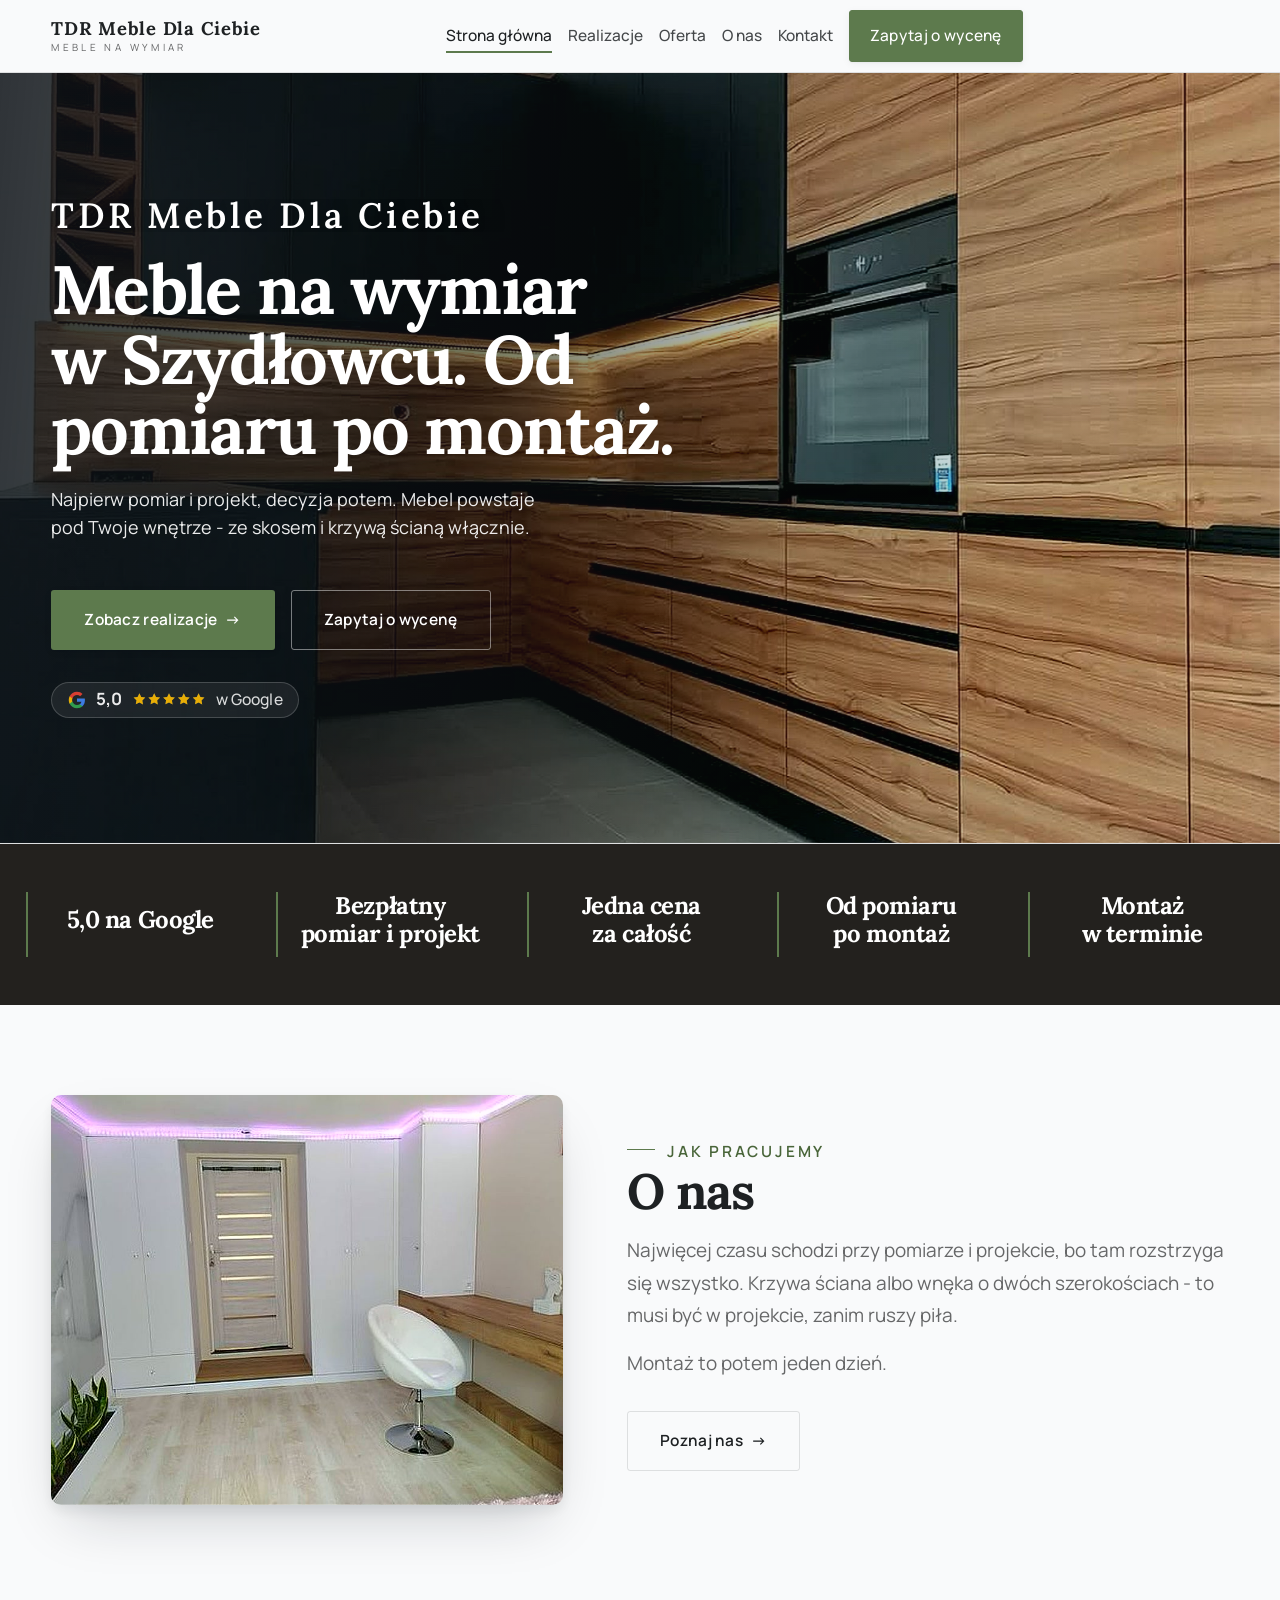
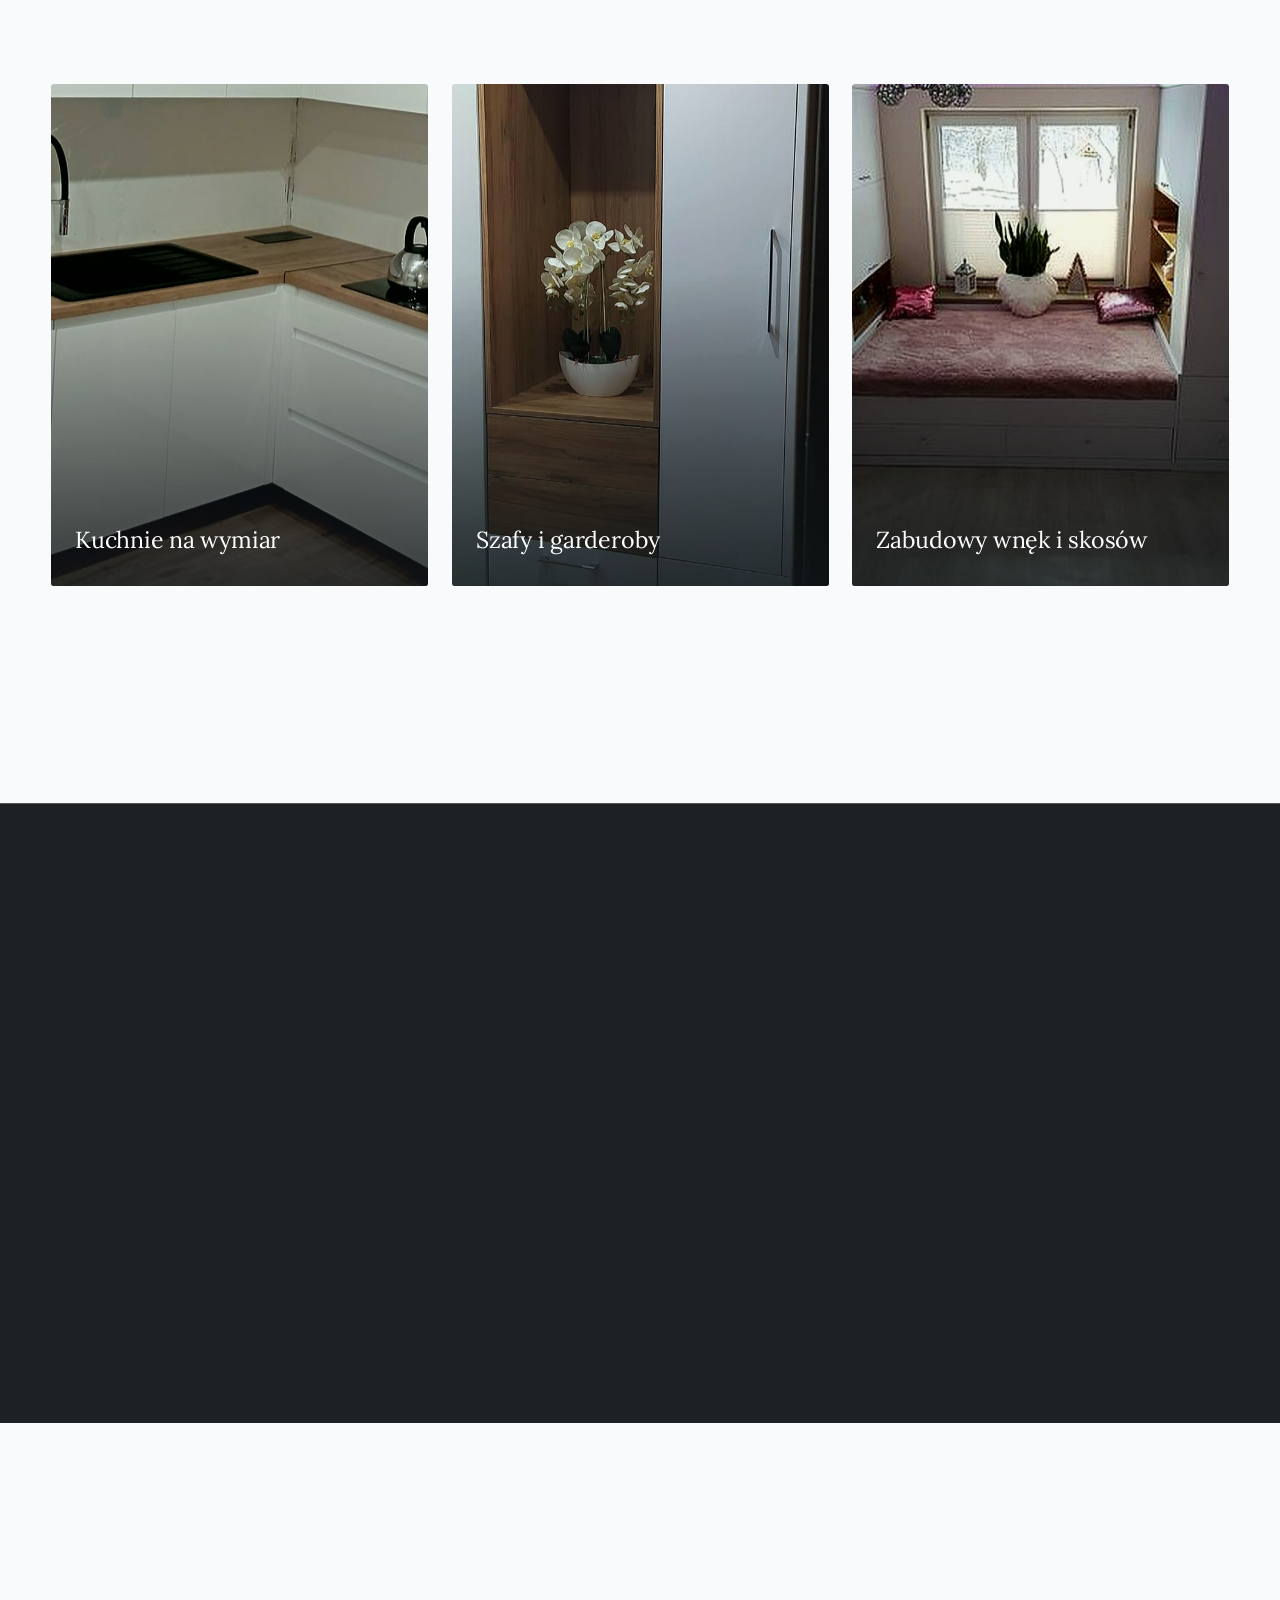
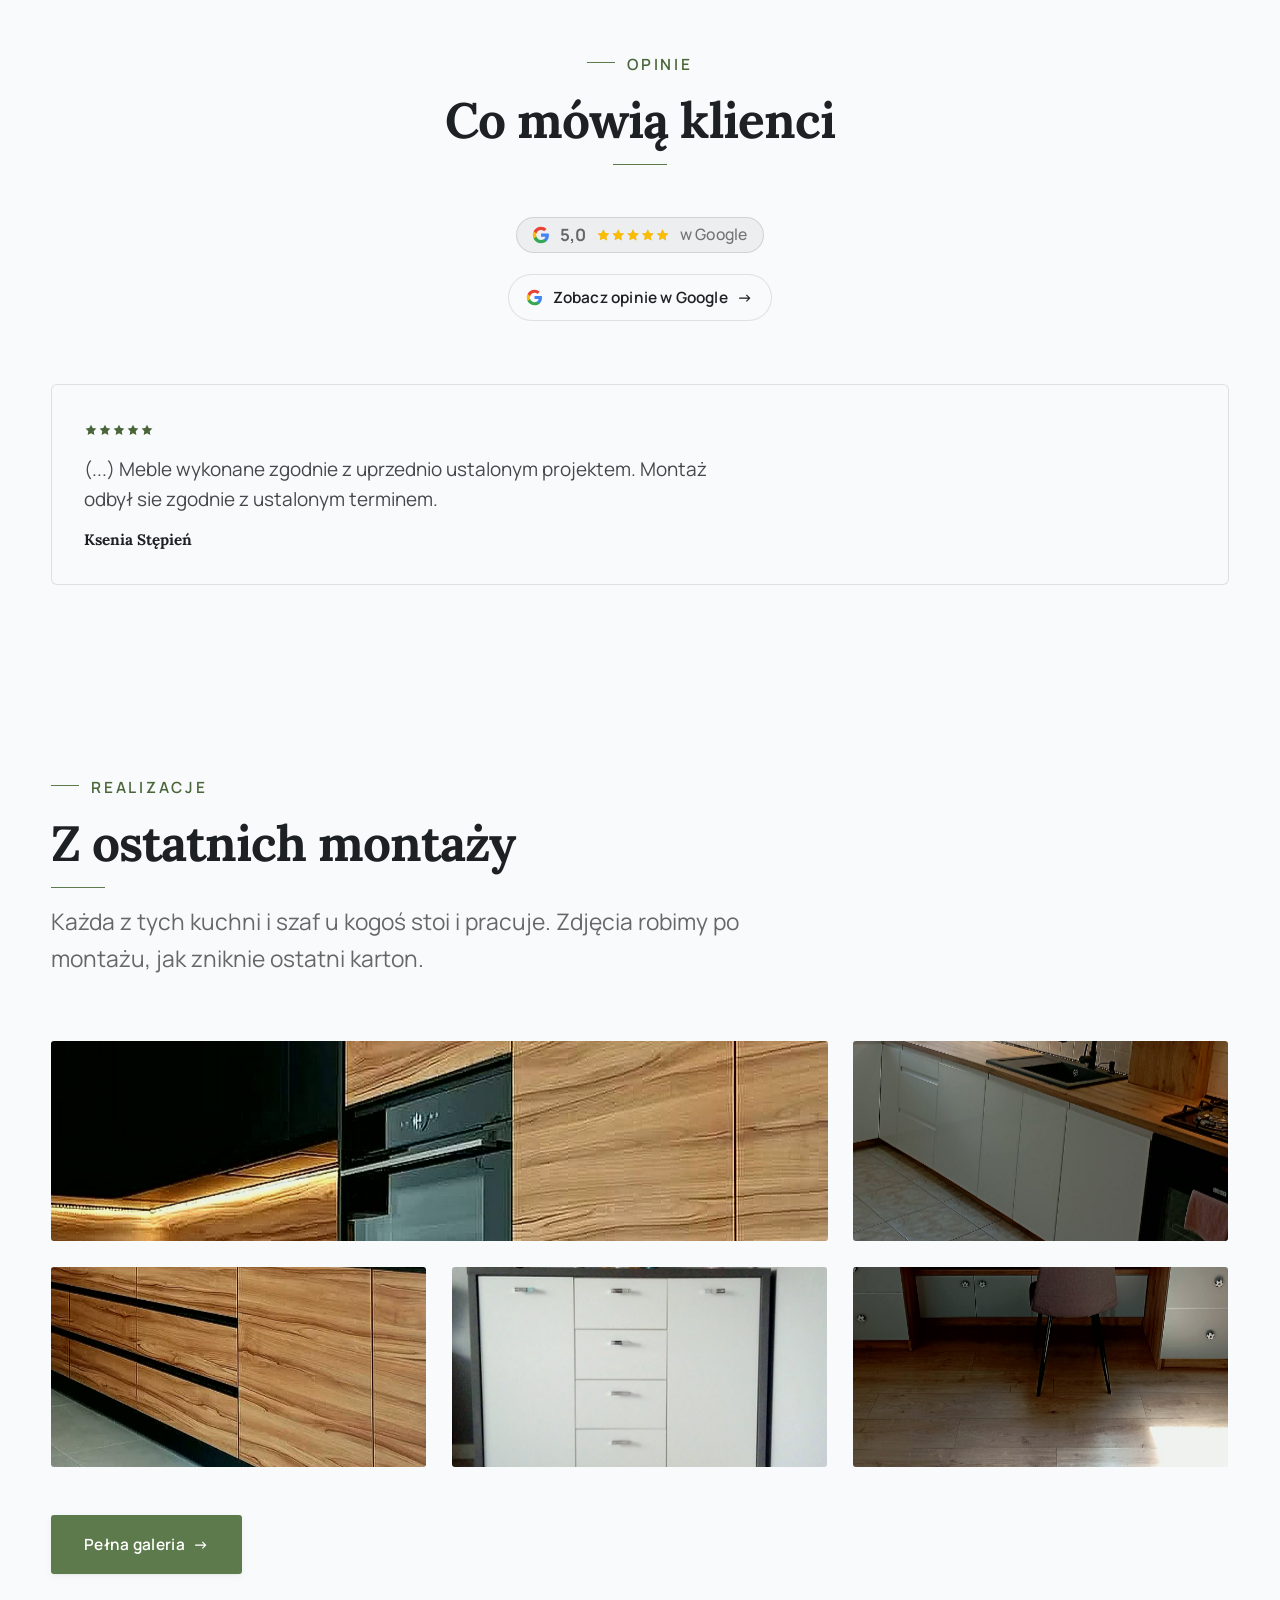
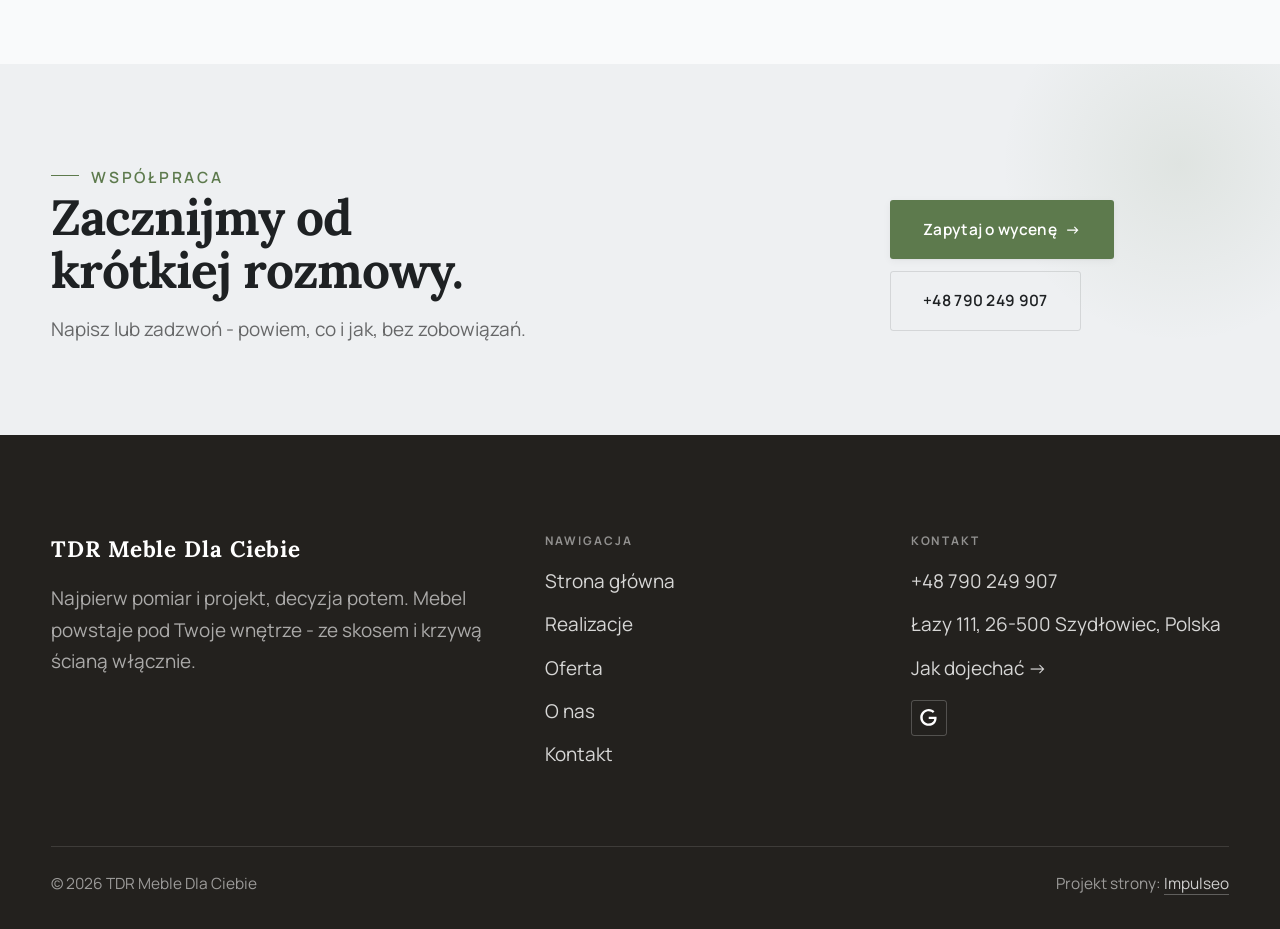
<file: index.html>
<!DOCTYPE html>
<html lang="pl">
<head>
<meta charset="UTF-8">
<meta name="viewport" content="width=device-width, initial-scale=1.0">
<title>TDR Meble Dla Ciebie - stolarstwo i meble na wymiar</title>
<meta name="description" content="Meble na wymiar w Szydłowcu: kuchnie, szafy i zabudowy pod Twoje wnętrze. Bezpłatny pomiar i projekt, jedna cena, montaż z gwarancją. Zadzwoń: +48 790 249 907.">
<link rel="canonical" href="https://impulseo-pl.github.io/tdr-meble-dla-ciebie/">
<meta name="robots" content="noindex, nofollow">
<meta property="og:type" content="website">
<meta property="og:locale" content="pl_PL">
<meta property="og:site_name" content="TDR Meble Dla Ciebie">
<meta property="og:title" content="TDR Meble Dla Ciebie - stolarstwo i meble na wymiar">
<meta property="og:description" content="Meble na wymiar w Szydłowcu: kuchnie, szafy i zabudowy pod Twoje wnętrze. Bezpłatny pomiar i projekt, jedna cena, montaż z gwarancją. Zadzwoń: +48 790 249 907.">
<meta property="og:url" content="https://impulseo-pl.github.io/tdr-meble-dla-ciebie/">
<meta property="og:image" content="https://impulseo-pl.github.io/tdr-meble-dla-ciebie/img/og.jpg">
<meta property="og:image:width" content="1200">
<meta property="og:image:height" content="630">
<meta name="twitter:card" content="summary_large_image">
<script type="application/ld+json">{"@context": "https://schema.org", "@type": "HomeAndConstructionBusiness", "name": "TDR Meble Dla Ciebie", "url": "https://impulseo-pl.github.io/tdr-meble-dla-ciebie/", "telephone": "+48790249907", "image": "https://impulseo-pl.github.io/tdr-meble-dla-ciebie/img/og.jpg", "areaServed": "Szydłowiec", "sameAs": ["https://maps.google.com/?cid=13428682492528172592&g_mp=Cidnb29nbGUubWFwcy5wbGFjZXMudjEuUGxhY2VzLlNlYXJjaFRleHQQAhgEIAA"]}</script>
<link rel="preconnect" href="https://fonts.googleapis.com">
<link rel="preconnect" href="https://fonts.gstatic.com" crossorigin>
<link href="https://fonts.googleapis.com/css2?family=Lora:wght@500;600;700&family=Manrope:wght@400;500;600&display=swap" rel="stylesheet">
<link rel="stylesheet" href="assets/styles.css?v=6ad913ff">
</head>
<body>

<header class="nav">
  <div class="wrap nav-inner">
    <a class="brand" href="index.html"><span class="name">TDR Meble Dla Ciebie</span><span class="sub">Meble na wymiar</span></a>
    <nav class="nav-links">
      <a href="index.html" class="active" aria-current="page">Strona główna</a>
      <a href="realizacje.html">Realizacje</a>
      <a href="oferta.html">Oferta</a>
      <a href="o-nas.html">O nas</a>
      <a href="kontakt.html">Kontakt</a>
      <a href="kontakt.html" class="btn btn-accent">Zapytaj o wycenę</a>
    </nav>
    <button class="nav-toggle" aria-label="Menu"><span></span><span></span><span></span></button>
  </div>
</header>

<main>
<section class="hero-cine">
  <img src="img/hero.jpg" fetchpriority="high" data-rotate="img/g1.jpg|img/g12.jpg" alt="TDR Meble Dla Ciebie - Meble na wymiar w Szydłowcu. Od pomiaru po montaż. " width="1600" height="1213">
  <div class="wrap">
    <div class="hero-copy">
      <div class="brandmark bm-m"><span class="bm-line"><span>TDR Meble Dla Ciebie</span></span></div>
      <h1>Meble na wymiar w Szydłowcu. Od pomiaru po montaż. </h1>
      <p class="lead">Najpierw pomiar i projekt, decyzja potem. Mebel powstaje pod Twoje wnętrze - ze skosem i krzywą ścianą włącznie.</p>
      <div class="hero-actions">
        <a href="realizacje.html" class="btn btn-accent">Zobacz realizacje <span class="arr">→</span></a>
        <a href="kontakt.html" class="btn btn-ghost btn-on-dark">Zapytaj o wycenę</a>
      </div>
      <div style="margin-top:var(--space-6);color:#fff;font-weight:600;letter-spacing:.02em;opacity:.92"><span class="g-badge"><svg class="gb-ico" viewBox="0 0 24 24" width="18" height="18" aria-hidden="true"><path fill="#4285F4" d="M22.56 12.25c0-.78-.07-1.53-.2-2.25H12v4.26h5.92c-.26 1.37-1.04 2.53-2.21 3.31v2.77h3.57c2.08-1.92 3.28-4.74 3.28-8.09z"/><path fill="#34A853" d="M12 23c2.97 0 5.46-.98 7.28-2.66l-3.57-2.77c-.98.66-2.23 1.06-3.71 1.06-2.86 0-5.29-1.93-6.16-4.53H2.18v2.84C3.99 20.53 7.7 23 12 23z"/><path fill="#FBBC05" d="M5.84 14.09c-.22-.66-.35-1.36-.35-2.09s.13-1.43.35-2.09V7.07H2.18C1.43 8.55 1 10.22 1 12s.43 3.45 1.18 4.93l2.85-2.22.81-.62z"/><path fill="#EA4335" d="M12 5.38c1.62 0 3.06.56 4.21 1.64l3.15-3.15C17.45 2.09 14.97 1 12 1 7.7 1 3.99 3.47 2.18 7.07l3.66 2.84c.87-2.6 3.3-4.53 6.16-4.53z"/></svg><b class="gb-ocena">5,0</b><svg class="gb-stars" viewBox="0 0 90 18" width="74" height="14.8" aria-hidden="true"><g fill="currentColor" opacity=".26"><path transform="translate(0,0)" d="M9 1.6l2.2 4.46 4.92.72-3.56 3.47.84 4.9L9 12.74l-4.4 2.31.84-4.9L1.88 6.68l4.92-.72L9 1.6Z"/><path transform="translate(18,0)" d="M9 1.6l2.2 4.46 4.92.72-3.56 3.47.84 4.9L9 12.74l-4.4 2.31.84-4.9L1.88 6.68l4.92-.72L9 1.6Z"/><path transform="translate(36,0)" d="M9 1.6l2.2 4.46 4.92.72-3.56 3.47.84 4.9L9 12.74l-4.4 2.31.84-4.9L1.88 6.68l4.92-.72L9 1.6Z"/><path transform="translate(54,0)" d="M9 1.6l2.2 4.46 4.92.72-3.56 3.47.84 4.9L9 12.74l-4.4 2.31.84-4.9L1.88 6.68l4.92-.72L9 1.6Z"/><path transform="translate(72,0)" d="M9 1.6l2.2 4.46 4.92.72-3.56 3.47.84 4.9L9 12.74l-4.4 2.31.84-4.9L1.88 6.68l4.92-.72L9 1.6Z"/></g><clipPath id="gs1000"><rect x="0" y="0" width="90.0" height="18"/></clipPath><g fill="#FBBC04" clip-path="url(#gs1000)"><path transform="translate(0,0)" d="M9 1.6l2.2 4.46 4.92.72-3.56 3.47.84 4.9L9 12.74l-4.4 2.31.84-4.9L1.88 6.68l4.92-.72L9 1.6Z"/><path transform="translate(18,0)" d="M9 1.6l2.2 4.46 4.92.72-3.56 3.47.84 4.9L9 12.74l-4.4 2.31.84-4.9L1.88 6.68l4.92-.72L9 1.6Z"/><path transform="translate(36,0)" d="M9 1.6l2.2 4.46 4.92.72-3.56 3.47.84 4.9L9 12.74l-4.4 2.31.84-4.9L1.88 6.68l4.92-.72L9 1.6Z"/><path transform="translate(54,0)" d="M9 1.6l2.2 4.46 4.92.72-3.56 3.47.84 4.9L9 12.74l-4.4 2.31.84-4.9L1.88 6.68l4.92-.72L9 1.6Z"/><path transform="translate(72,0)" d="M9 1.6l2.2 4.46 4.92.72-3.56 3.47.84 4.9L9 12.74l-4.4 2.31.84-4.9L1.88 6.68l4.92-.72L9 1.6Z"/></g></svg><span class="gb-txt">w Google</span></span></div>
    </div>
  </div>
</section>
<section class="strip n-5" style="padding-block:0">
  <div class="wrap">
    <div class="item reveal"><div class="k">5,0 na Google</div><div class="v"></div></div>
    <div class="item reveal"><div class="k">Bezpłatny pomiar i projekt</div><div class="v"></div></div>
    <div class="item reveal"><div class="k">Jedna cena za całość</div><div class="v"></div></div>
    <div class="item reveal"><div class="k">Od pomiaru po montaż</div><div class="v"></div></div>
    <div class="item reveal"><div class="k">Montaż w terminie</div><div class="v"></div></div>
  </div>
</section>
<section>
  <div class="wrap split">
    <div class="split-art reveal"><img src="img/g2.jpg" alt="TDR Meble Dla Ciebie - realizacja" loading="lazy" width="900" height="674" decoding="async"></div>
    <div class="split-copy reveal">
      <span class="eyebrow">Jak pracujemy</span>
      <h2>O nas</h2>
      <p class="muted">Najwięcej czasu schodzi przy pomiarze i projekcie, bo tam rozstrzyga się wszystko. Krzywa ściana albo wnęka o dwóch szerokościach - to musi być w projekcie, zanim ruszy piła.</p>
      <p class="muted">Montaż to potem jeden dzień.</p>
      <a href="o-nas.html" class="btn btn-ghost">Poznaj nas <span class="arr">→</span></a>
    </div>
  </div>
</section>
<section class="gateways-band">
  <div class="wrap">
    <div class="gateways">
      <a href="oferta.html" class="gateway reveal"><img src="img/g3.jpg" alt="Kuchnie na wymiar" loading="lazy" width="1350" height="1000" decoding="async"><span class="g-ttl">Kuchnie na wymiar</span></a>
      <a href="oferta.html" class="gateway reveal"><img src="img/g4.jpg" alt="Szafy i garderoby" loading="lazy" width="622" height="1384" decoding="async"><span class="g-ttl">Szafy i garderoby</span></a>
      <a href="oferta.html" class="gateway reveal"><img src="img/g5.jpg" alt="Zabudowy wnęk i skosów" loading="lazy" width="900" height="674" decoding="async"><span class="g-ttl">Zabudowy wnęk i skosów</span></a>
    </div>
  </div>
</section>
<section class="stopklatka" aria-hidden="true">
  <div class="stk-bg" style="background-image:url(img/g13.jpg)"></div>
</section>
<section class="opinie">
  <div class="wrap">
    <div class="head center reveal">
      <span class="eyebrow">Opinie</span>
      <h2>Co mówią klienci</h2>
    </div>
    <p class="op-meta reveal"><span class="g-badge"><svg class="gb-ico" viewBox="0 0 24 24" width="18" height="18" aria-hidden="true"><path fill="#4285F4" d="M22.56 12.25c0-.78-.07-1.53-.2-2.25H12v4.26h5.92c-.26 1.37-1.04 2.53-2.21 3.31v2.77h3.57c2.08-1.92 3.28-4.74 3.28-8.09z"/><path fill="#34A853" d="M12 23c2.97 0 5.46-.98 7.28-2.66l-3.57-2.77c-.98.66-2.23 1.06-3.71 1.06-2.86 0-5.29-1.93-6.16-4.53H2.18v2.84C3.99 20.53 7.7 23 12 23z"/><path fill="#FBBC05" d="M5.84 14.09c-.22-.66-.35-1.36-.35-2.09s.13-1.43.35-2.09V7.07H2.18C1.43 8.55 1 10.22 1 12s.43 3.45 1.18 4.93l2.85-2.22.81-.62z"/><path fill="#EA4335" d="M12 5.38c1.62 0 3.06.56 4.21 1.64l3.15-3.15C17.45 2.09 14.97 1 12 1 7.7 1 3.99 3.47 2.18 7.07l3.66 2.84c.87-2.6 3.3-4.53 6.16-4.53z"/></svg><b class="gb-ocena">5,0</b><svg class="gb-stars" viewBox="0 0 90 18" width="74" height="14.8" aria-hidden="true"><g fill="currentColor" opacity=".26"><path transform="translate(0,0)" d="M9 1.6l2.2 4.46 4.92.72-3.56 3.47.84 4.9L9 12.74l-4.4 2.31.84-4.9L1.88 6.68l4.92-.72L9 1.6Z"/><path transform="translate(18,0)" d="M9 1.6l2.2 4.46 4.92.72-3.56 3.47.84 4.9L9 12.74l-4.4 2.31.84-4.9L1.88 6.68l4.92-.72L9 1.6Z"/><path transform="translate(36,0)" d="M9 1.6l2.2 4.46 4.92.72-3.56 3.47.84 4.9L9 12.74l-4.4 2.31.84-4.9L1.88 6.68l4.92-.72L9 1.6Z"/><path transform="translate(54,0)" d="M9 1.6l2.2 4.46 4.92.72-3.56 3.47.84 4.9L9 12.74l-4.4 2.31.84-4.9L1.88 6.68l4.92-.72L9 1.6Z"/><path transform="translate(72,0)" d="M9 1.6l2.2 4.46 4.92.72-3.56 3.47.84 4.9L9 12.74l-4.4 2.31.84-4.9L1.88 6.68l4.92-.72L9 1.6Z"/></g><clipPath id="gs1000"><rect x="0" y="0" width="90.0" height="18"/></clipPath><g fill="#FBBC04" clip-path="url(#gs1000)"><path transform="translate(0,0)" d="M9 1.6l2.2 4.46 4.92.72-3.56 3.47.84 4.9L9 12.74l-4.4 2.31.84-4.9L1.88 6.68l4.92-.72L9 1.6Z"/><path transform="translate(18,0)" d="M9 1.6l2.2 4.46 4.92.72-3.56 3.47.84 4.9L9 12.74l-4.4 2.31.84-4.9L1.88 6.68l4.92-.72L9 1.6Z"/><path transform="translate(36,0)" d="M9 1.6l2.2 4.46 4.92.72-3.56 3.47.84 4.9L9 12.74l-4.4 2.31.84-4.9L1.88 6.68l4.92-.72L9 1.6Z"/><path transform="translate(54,0)" d="M9 1.6l2.2 4.46 4.92.72-3.56 3.47.84 4.9L9 12.74l-4.4 2.31.84-4.9L1.88 6.68l4.92-.72L9 1.6Z"/><path transform="translate(72,0)" d="M9 1.6l2.2 4.46 4.92.72-3.56 3.47.84 4.9L9 12.74l-4.4 2.31.84-4.9L1.88 6.68l4.92-.72L9 1.6Z"/></g></svg><span class="gb-txt">w Google</span></span></p>
    <p class="op-meta reveal"><a class="op-google" href="https://maps.google.com/?cid=13428682492528172592&amp;g_mp=Cidnb29nbGUubWFwcy5wbGFjZXMudjEuUGxhY2VzLlNlYXJjaFRleHQQAhgEIAA" target="_blank" rel="noopener"><svg class="op-g-ico" viewBox="0 0 24 24" width="17" height="17" aria-hidden="true"><path fill="#4285F4" d="M22.56 12.25c0-.78-.07-1.53-.2-2.25H12v4.26h5.92c-.26 1.37-1.04 2.53-2.21 3.31v2.77h3.57c2.08-1.92 3.28-4.74 3.28-8.09z"/><path fill="#34A853" d="M12 23c2.97 0 5.46-.98 7.28-2.66l-3.57-2.77c-.98.66-2.23 1.06-3.71 1.06-2.86 0-5.29-1.93-6.16-4.53H2.18v2.84C3.99 20.53 7.7 23 12 23z"/><path fill="#FBBC05" d="M5.84 14.09c-.22-.66-.35-1.36-.35-2.09s.13-1.43.35-2.09V7.07H2.18C1.43 8.55 1 10.22 1 12s.43 3.45 1.18 4.93l2.85-2.22.81-.62z"/><path fill="#EA4335" d="M12 5.38c1.62 0 3.06.56 4.21 1.64l3.15-3.15C17.45 2.09 14.97 1 12 1 7.7 1 3.99 3.47 2.18 7.07l3.66 2.84c.87-2.6 3.3-4.53 6.16-4.53z"/></svg><span>Zobacz opinie w Google</span><span class="arr">→</span></a></p>
    <div class="opinie-grid">
      <figure class="op-card reveal"><span class="op-star"><svg class="ico-star" width="14" height="14" viewBox="0 0 24 24" style="vertical-align:-2px" aria-hidden="true"><path d="M12 2.8l2.85 5.8 6.4.93-4.63 4.5 1.1 6.37L12 17.4l-5.72 3 1.1-6.37-4.63-4.5 6.4-.93L12 2.8Z" fill="currentColor"/></svg><svg class="ico-star" width="14" height="14" viewBox="0 0 24 24" style="vertical-align:-2px" aria-hidden="true"><path d="M12 2.8l2.85 5.8 6.4.93-4.63 4.5 1.1 6.37L12 17.4l-5.72 3 1.1-6.37-4.63-4.5 6.4-.93L12 2.8Z" fill="currentColor"/></svg><svg class="ico-star" width="14" height="14" viewBox="0 0 24 24" style="vertical-align:-2px" aria-hidden="true"><path d="M12 2.8l2.85 5.8 6.4.93-4.63 4.5 1.1 6.37L12 17.4l-5.72 3 1.1-6.37-4.63-4.5 6.4-.93L12 2.8Z" fill="currentColor"/></svg><svg class="ico-star" width="14" height="14" viewBox="0 0 24 24" style="vertical-align:-2px" aria-hidden="true"><path d="M12 2.8l2.85 5.8 6.4.93-4.63 4.5 1.1 6.37L12 17.4l-5.72 3 1.1-6.37-4.63-4.5 6.4-.93L12 2.8Z" fill="currentColor"/></svg><svg class="ico-star" width="14" height="14" viewBox="0 0 24 24" style="vertical-align:-2px" aria-hidden="true"><path d="M12 2.8l2.85 5.8 6.4.93-4.63 4.5 1.1 6.37L12 17.4l-5.72 3 1.1-6.37-4.63-4.5 6.4-.93L12 2.8Z" fill="currentColor"/></svg></span><blockquote>(...) Meble wykonane zgodnie z uprzednio ustalonym projektem. Montaż odbył sie zgodnie z ustalonym terminem.</blockquote><span class="op-autor">Ksenia Stępień</span></figure>
    </div>
  </div>
</section>
<section>
  <div class="wrap">
    <div class="head reveal">
      <span class="eyebrow">Realizacje</span>
      <h2>Z ostatnich montaży</h2>
      <p>Każda z tych kuchni i szaf u kogoś stoi i pracuje. Zdjęcia robimy po montażu, jak zniknie ostatni karton.</p>
    </div>
    <div class="gallery">
      <div class="tile t-two3 reveal"><img src="img/g6.jpg" alt="TDR Meble Dla Ciebie" loading="lazy" width="1400" height="1060" decoding="async"></div>
      <div class="tile t-third reveal"><img src="img/g7.jpg" alt="TDR Meble Dla Ciebie" loading="lazy" width="1400" height="1052" decoding="async"></div>
      <div class="tile t-third reveal"><img src="img/g8.jpg" alt="TDR Meble Dla Ciebie" loading="lazy" width="1400" height="1060" decoding="async"></div>
      <div class="tile t-third reveal"><img src="img/g9.jpg" alt="TDR Meble Dla Ciebie" loading="lazy" width="900" height="637" decoding="async"></div>
      <div class="tile t-third reveal"><img src="img/g10.jpg" alt="TDR Meble Dla Ciebie" loading="lazy" width="1400" height="1052" decoding="async"></div>
    </div>
    <div style="margin-top:var(--space-7)" class="reveal"><a href="realizacje.html" class="btn btn-accent">Pełna galeria <span class="arr">→</span></a></div>
  </div>
</section>
<section class="cta">
  <div class="wrap">
    <div class="reveal">
      <span class="eyebrow">Współpraca</span>
      <h2>Zacznijmy od krótkiej rozmowy.</h2>
      <p>Napisz lub zadzwoń - powiem, co i jak, bez zobowiązań.</p>
    </div>
    <div class="cta-actions reveal">
      <a href="kontakt.html" class="btn btn-light">Zapytaj o wycenę <span class="arr">→</span></a>
      <a href="tel:+48790249907" class="btn btn-ghost btn-ghost-cta">+48 790 249 907</a>
    </div>
  </div>
</section>
</main>

<footer>
  <div class="wrap">
    <div class="foot-grid">
      <div class="foot-brand">
        <div class="name">TDR Meble Dla Ciebie</div>
        <p>Najpierw pomiar i projekt, decyzja potem. Mebel powstaje pod Twoje wnętrze - ze skosem i krzywą ścianą włącznie.</p>
      </div>
      <div class="foot-col">
        <h4>Nawigacja</h4>
        <a href="index.html">Strona główna</a>
        <a href="realizacje.html">Realizacje</a>
        <a href="oferta.html">Oferta</a>
        <a href="o-nas.html">O nas</a>
        <a href="kontakt.html">Kontakt</a>
      </div>
      <div class="foot-col">
        <h4>Kontakt</h4>
        <a href="tel:+48790249907">+48 790 249 907</a>
        <p>Łazy 111, 26-500 Szydłowiec, Polska</p>
        <a href="https://maps.google.com/?cid=13428682492528172592&g_mp=Cidnb29nbGUubWFwcy5wbGFjZXMudjEuUGxhY2VzLlNlYXJjaFRleHQQAhgEIAA" target="_blank" rel="noopener">Jak dojechać →</a>
      <div class="foot-soc">
        <a class="soc" href="https://maps.google.com/?cid=13428682492528172592&g_mp=Cidnb29nbGUubWFwcy5wbGFjZXMudjEuUGxhY2VzLlNlYXJjaFRleHQQAhgEIAA" target="_blank" rel="noopener" aria-label="Google - TDR Meble Dla Ciebie"><svg viewBox="0 0 24 24" aria-hidden="true" focusable="false"><path d="M12.48 10.92v3.28h7.84c-.24 1.84-.853 3.187-1.787 4.133-1.147 1.147-2.933 2.4-6.053 2.4-4.827 0-8.6-3.893-8.6-8.72s3.773-8.72 8.6-8.72c2.6 0 4.507 1.027 5.907 2.347l2.307-2.307C18.747 1.44 16.133 0 12.48 0 5.867 0 .307 5.387.307 12s5.56 12 12.173 12c3.573 0 6.267-1.173 8.373-3.36 2.16-2.16 2.84-5.213 2.84-7.667 0-.76-.053-1.467-.173-2.053H12.48z" fill="currentColor"/></svg></a>
      </div>
      </div>
    </div>
    <div class="foot-bot">
      <span>© 2026 TDR Meble Dla Ciebie</span>
      <span>Projekt strony: <a class="foot-credit" href="https://impulseo.pl" target="_blank" rel="noopener">Impulseo</a></span>
    </div>
  </div>
</footer>
<div class="sticky-reserve"><a class="sr-book" href="kontakt.html">Zapytaj o wycenę</a><a class="sr-call" href="tel:+48790249907" aria-label="Zadzwoń"><svg class="ico-tel" width="16" height="16" viewBox="0 0 24 24" fill="none" aria-hidden="true"><path d="M6.6 10.8a15.5 15.5 0 0 0 6.6 6.6l2.2-2.2a1 1 0 0 1 1-.24 11.4 11.4 0 0 0 3.6.58 1 1 0 0 1 1 1V20a1 1 0 0 1-1 1A17 17 0 0 1 3 4a1 1 0 0 1 1-1h3.5a1 1 0 0 1 1 1c0 1.25.2 2.46.58 3.6a1 1 0 0 1-.25 1l-2.23 2.2Z" fill="currentColor"/></svg></a></div>
<div class="demo-wazne" data-do="2026-10-15" data-cykl="3" hidden><svg class="dw-ico" width="13" height="13" viewBox="0 0 24 24" fill="none" aria-hidden="true"><circle cx="12" cy="12" r="8.6" stroke="currentColor" stroke-width="1.8"/><path d="M12 7.2V12l3.3 2" stroke="currentColor" stroke-width="1.8" stroke-linecap="round"/></svg><span class="dw-txt"></span></div>

<script src="assets/main.js"></script>
</body>
</html>
</file>
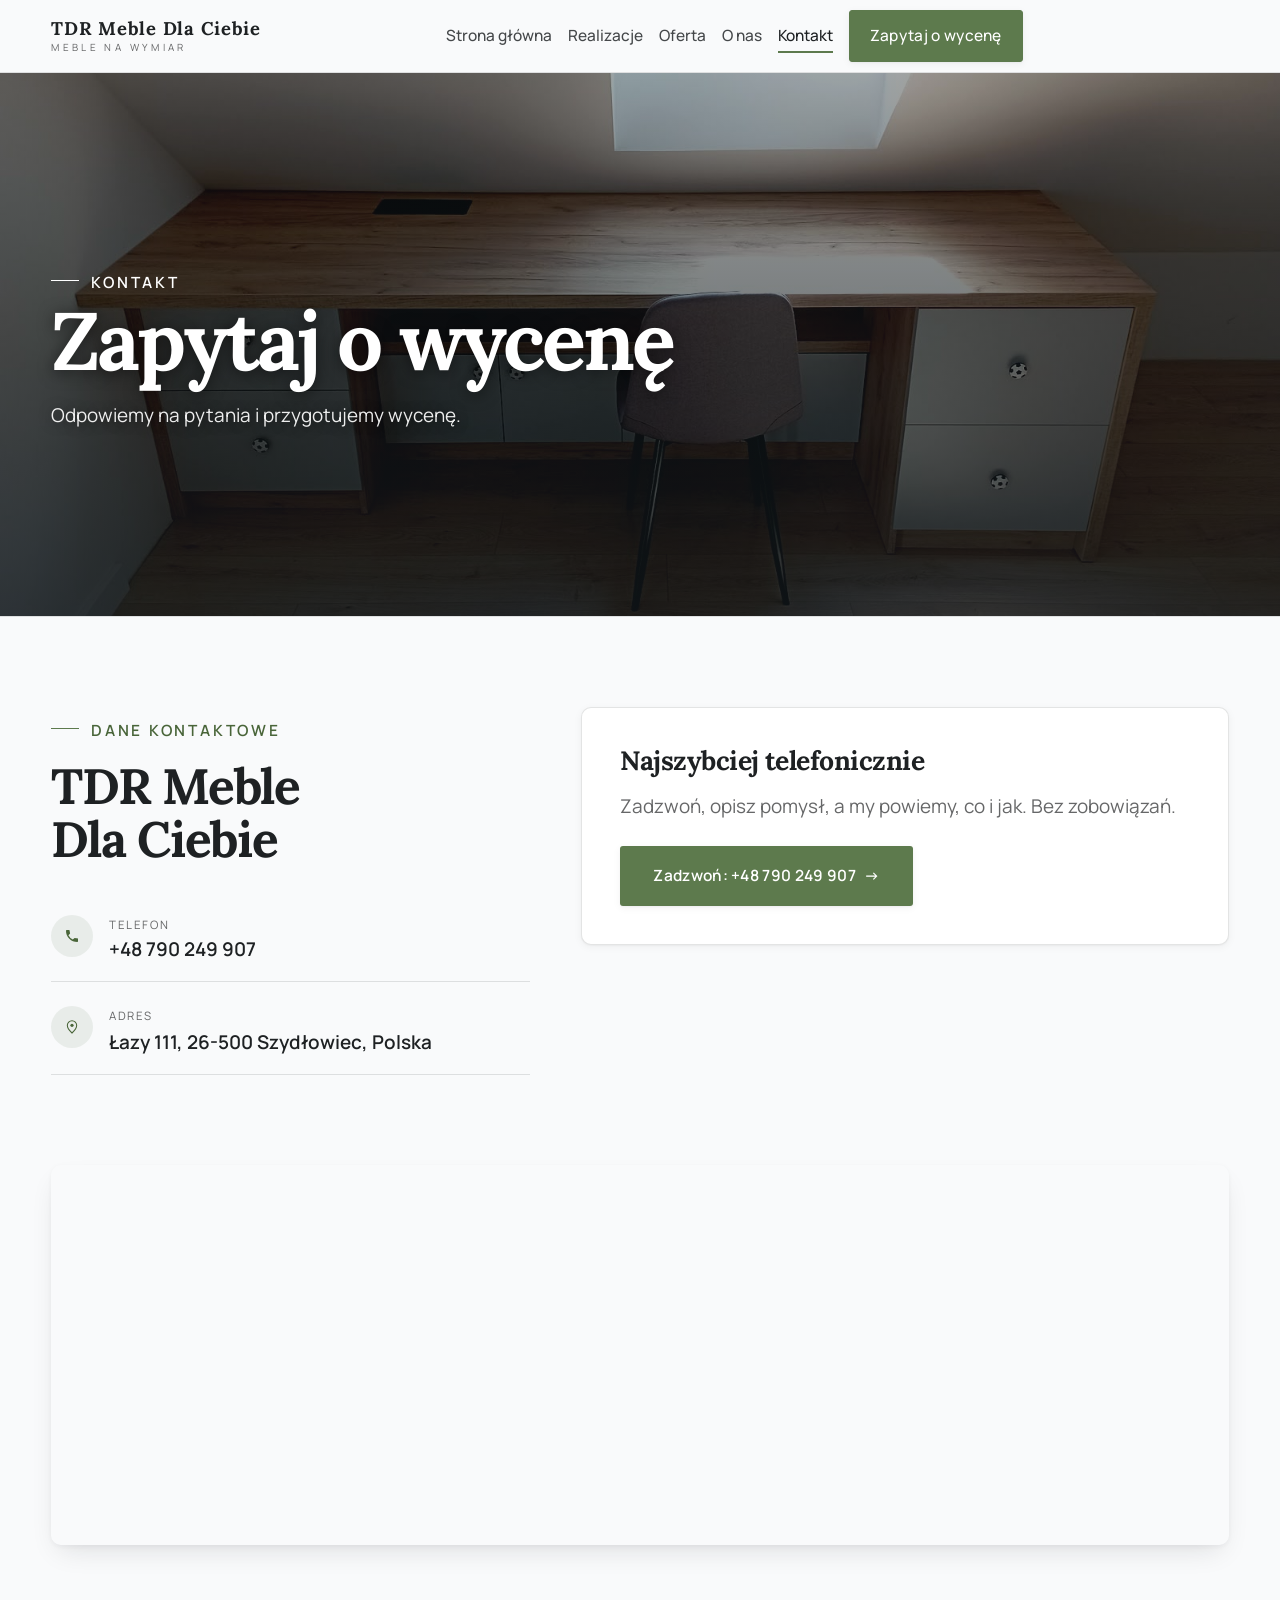
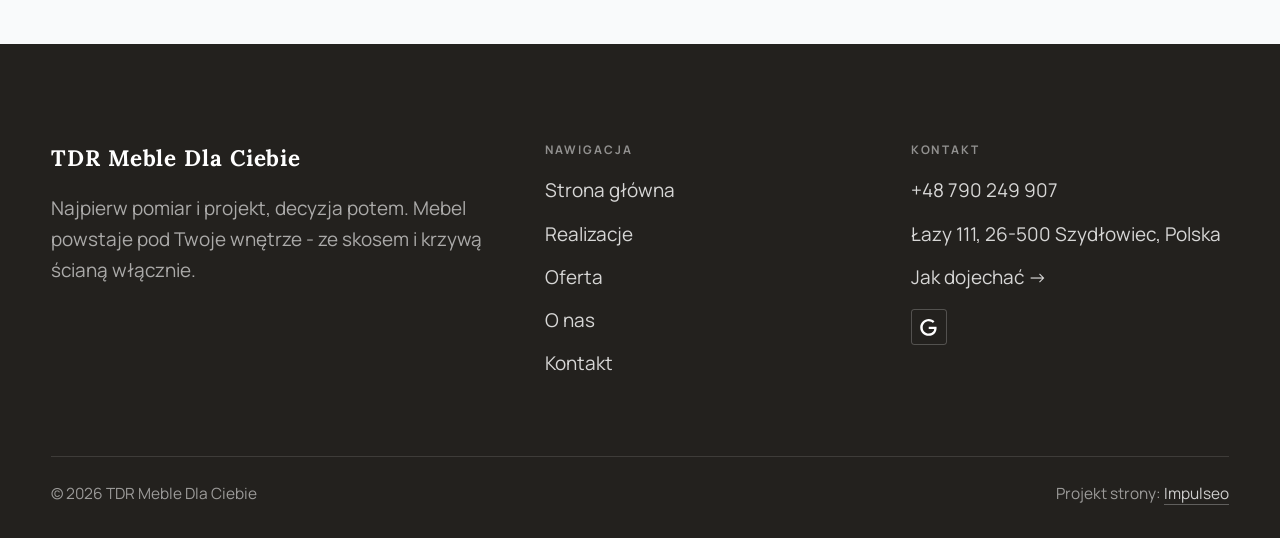
<file: kontakt.html>
<!DOCTYPE html>
<html lang="pl">
<head>
<meta charset="UTF-8">
<meta name="viewport" content="width=device-width, initial-scale=1.0">
<title>Kontakt - TDR Meble Dla Ciebie</title>
<meta name="description" content="Kontakt TDR Meble Dla Ciebie - Łazy 111, 26-500 Szydłowiec, Polska">
<link rel="canonical" href="https://impulseo-pl.github.io/tdr-meble-dla-ciebie/kontakt.html">
<meta name="robots" content="noindex, nofollow">
<meta property="og:type" content="website">
<meta property="og:locale" content="pl_PL">
<meta property="og:site_name" content="TDR Meble Dla Ciebie">
<meta property="og:title" content="Kontakt - TDR Meble Dla Ciebie">
<meta property="og:description" content="Kontakt TDR Meble Dla Ciebie - Łazy 111, 26-500 Szydłowiec, Polska">
<meta property="og:url" content="https://impulseo-pl.github.io/tdr-meble-dla-ciebie/kontakt.html">
<meta property="og:image" content="https://impulseo-pl.github.io/tdr-meble-dla-ciebie/img/og.jpg">
<meta property="og:image:width" content="1200">
<meta property="og:image:height" content="630">
<meta name="twitter:card" content="summary_large_image">
<link rel="preconnect" href="https://fonts.googleapis.com">
<link rel="preconnect" href="https://fonts.gstatic.com" crossorigin>
<link href="https://fonts.googleapis.com/css2?family=Lora:wght@500;600;700&family=Manrope:wght@400;500;600&display=swap" rel="stylesheet">
<link rel="stylesheet" href="assets/styles.css?v=6ad913ff">
</head>
<body>

<header class="nav">
  <div class="wrap nav-inner">
    <a class="brand" href="index.html"><span class="name">TDR Meble Dla Ciebie</span><span class="sub">Meble na wymiar</span></a>
    <nav class="nav-links">
      <a href="index.html">Strona główna</a>
      <a href="realizacje.html">Realizacje</a>
      <a href="oferta.html">Oferta</a>
      <a href="o-nas.html">O nas</a>
      <a href="kontakt.html" class="active" aria-current="page">Kontakt</a>
      <a href="kontakt.html" class="btn btn-accent">Zapytaj o wycenę</a>
    </nav>
    <button class="nav-toggle" aria-label="Menu"><span></span><span></span><span></span></button>
  </div>
</header>

<main>
<section class="pagehead">
  <img src="img/g1.jpg" alt="TDR Meble Dla Ciebie - Zapytaj o wycenę" width="1600" height="1205" decoding="async">
  <div class="wrap">
    <span class="eyebrow">Kontakt</span>
    <h1>Zapytaj o wycenę</h1>
    <p>Odpowiemy na pytania i przygotujemy wycenę.</p>
  </div>
</section>
<section>
  <div class="wrap contact-grid">
    <div class="reveal">
      <span class="eyebrow">Dane kontaktowe</span>
      <h2 style="margin:var(--space-4) 0 var(--space-6)">TDR Meble Dla Ciebie</h2>
      <div class="info-list">
        <div class="info-row"><div class="ic"><svg class="ico-tel" width="16" height="16" viewBox="0 0 24 24" fill="none" aria-hidden="true"><path d="M6.6 10.8a15.5 15.5 0 0 0 6.6 6.6l2.2-2.2a1 1 0 0 1 1-.24 11.4 11.4 0 0 0 3.6.58 1 1 0 0 1 1 1V20a1 1 0 0 1-1 1A17 17 0 0 1 3 4a1 1 0 0 1 1-1h3.5a1 1 0 0 1 1 1c0 1.25.2 2.46.58 3.6a1 1 0 0 1-.25 1l-2.23 2.2Z" fill="currentColor"/></svg></div><div><div class="lbl">Telefon</div><a class="val" href="tel:+48790249907">+48 790 249 907</a></div></div>
        <div class="info-row"><div class="ic"><svg class="ico-pin" width="16" height="16" viewBox="0 0 24 24" fill="none" aria-hidden="true"><path d="M12 21s7-6.1 7-11.5A7 7 0 0 0 5 9.5C5 14.9 12 21 12 21Z" stroke="currentColor" stroke-width="1.6" fill="none"/><circle cx="12" cy="9.5" r="2.4" fill="currentColor"/></svg></div><div><div class="lbl">Adres</div><div class="val">Łazy 111, 26-500 Szydłowiec, Polska</div></div></div>
      </div>
    </div>
    <div class="reveal">
      <div class="form">
        <h3 style="margin-bottom:var(--space-4)">Najszybciej telefonicznie</h3>
        <p class="muted" style="margin-bottom:var(--space-5)">Zadzwoń, opisz pomysł, a my powiemy, co i jak. Bez zobowiązań.</p>
        <a href="tel:+48790249907" class="btn btn-accent" style="justify-content:center">Zadzwoń: +48 790 249 907 <span class="arr">→</span></a>
      </div>
    </div>
  </div>
</section>
<section style="padding-top:0">
  <div class="wrap reveal">
    <iframe class="map" title="TDR Meble Dla Ciebie - Szydłowiec" src="https://maps.google.com/maps?q=51.1523406%2C20.7911122&z=15&output=embed" loading="lazy" referrerpolicy="no-referrer-when-downgrade"></iframe>
  </div>
</section>
</main>

<footer>
  <div class="wrap">
    <div class="foot-grid">
      <div class="foot-brand">
        <div class="name">TDR Meble Dla Ciebie</div>
        <p>Najpierw pomiar i projekt, decyzja potem. Mebel powstaje pod Twoje wnętrze - ze skosem i krzywą ścianą włącznie.</p>
      </div>
      <div class="foot-col">
        <h4>Nawigacja</h4>
        <a href="index.html">Strona główna</a>
        <a href="realizacje.html">Realizacje</a>
        <a href="oferta.html">Oferta</a>
        <a href="o-nas.html">O nas</a>
        <a href="kontakt.html">Kontakt</a>
      </div>
      <div class="foot-col">
        <h4>Kontakt</h4>
        <a href="tel:+48790249907">+48 790 249 907</a>
        <p>Łazy 111, 26-500 Szydłowiec, Polska</p>
        <a href="https://maps.google.com/?cid=13428682492528172592&g_mp=Cidnb29nbGUubWFwcy5wbGFjZXMudjEuUGxhY2VzLlNlYXJjaFRleHQQAhgEIAA" target="_blank" rel="noopener">Jak dojechać →</a>
      <div class="foot-soc">
        <a class="soc" href="https://maps.google.com/?cid=13428682492528172592&g_mp=Cidnb29nbGUubWFwcy5wbGFjZXMudjEuUGxhY2VzLlNlYXJjaFRleHQQAhgEIAA" target="_blank" rel="noopener" aria-label="Google - TDR Meble Dla Ciebie"><svg viewBox="0 0 24 24" aria-hidden="true" focusable="false"><path d="M12.48 10.92v3.28h7.84c-.24 1.84-.853 3.187-1.787 4.133-1.147 1.147-2.933 2.4-6.053 2.4-4.827 0-8.6-3.893-8.6-8.72s3.773-8.72 8.6-8.72c2.6 0 4.507 1.027 5.907 2.347l2.307-2.307C18.747 1.44 16.133 0 12.48 0 5.867 0 .307 5.387.307 12s5.56 12 12.173 12c3.573 0 6.267-1.173 8.373-3.36 2.16-2.16 2.84-5.213 2.84-7.667 0-.76-.053-1.467-.173-2.053H12.48z" fill="currentColor"/></svg></a>
      </div>
      </div>
    </div>
    <div class="foot-bot">
      <span>© 2026 TDR Meble Dla Ciebie</span>
      <span>Projekt strony: <a class="foot-credit" href="https://impulseo.pl" target="_blank" rel="noopener">Impulseo</a></span>
    </div>
  </div>
</footer>
<div class="sticky-reserve"><a class="sr-book" href="kontakt.html">Zapytaj o wycenę</a><a class="sr-call" href="tel:+48790249907" aria-label="Zadzwoń"><svg class="ico-tel" width="16" height="16" viewBox="0 0 24 24" fill="none" aria-hidden="true"><path d="M6.6 10.8a15.5 15.5 0 0 0 6.6 6.6l2.2-2.2a1 1 0 0 1 1-.24 11.4 11.4 0 0 0 3.6.58 1 1 0 0 1 1 1V20a1 1 0 0 1-1 1A17 17 0 0 1 3 4a1 1 0 0 1 1-1h3.5a1 1 0 0 1 1 1c0 1.25.2 2.46.58 3.6a1 1 0 0 1-.25 1l-2.23 2.2Z" fill="currentColor"/></svg></a></div>
<div class="demo-wazne" data-do="2026-10-15" data-cykl="3" hidden><svg class="dw-ico" width="13" height="13" viewBox="0 0 24 24" fill="none" aria-hidden="true"><circle cx="12" cy="12" r="8.6" stroke="currentColor" stroke-width="1.8"/><path d="M12 7.2V12l3.3 2" stroke="currentColor" stroke-width="1.8" stroke-linecap="round"/></svg><span class="dw-txt"></span></div>

<script src="assets/main.js"></script>
</body>
</html>
</file>
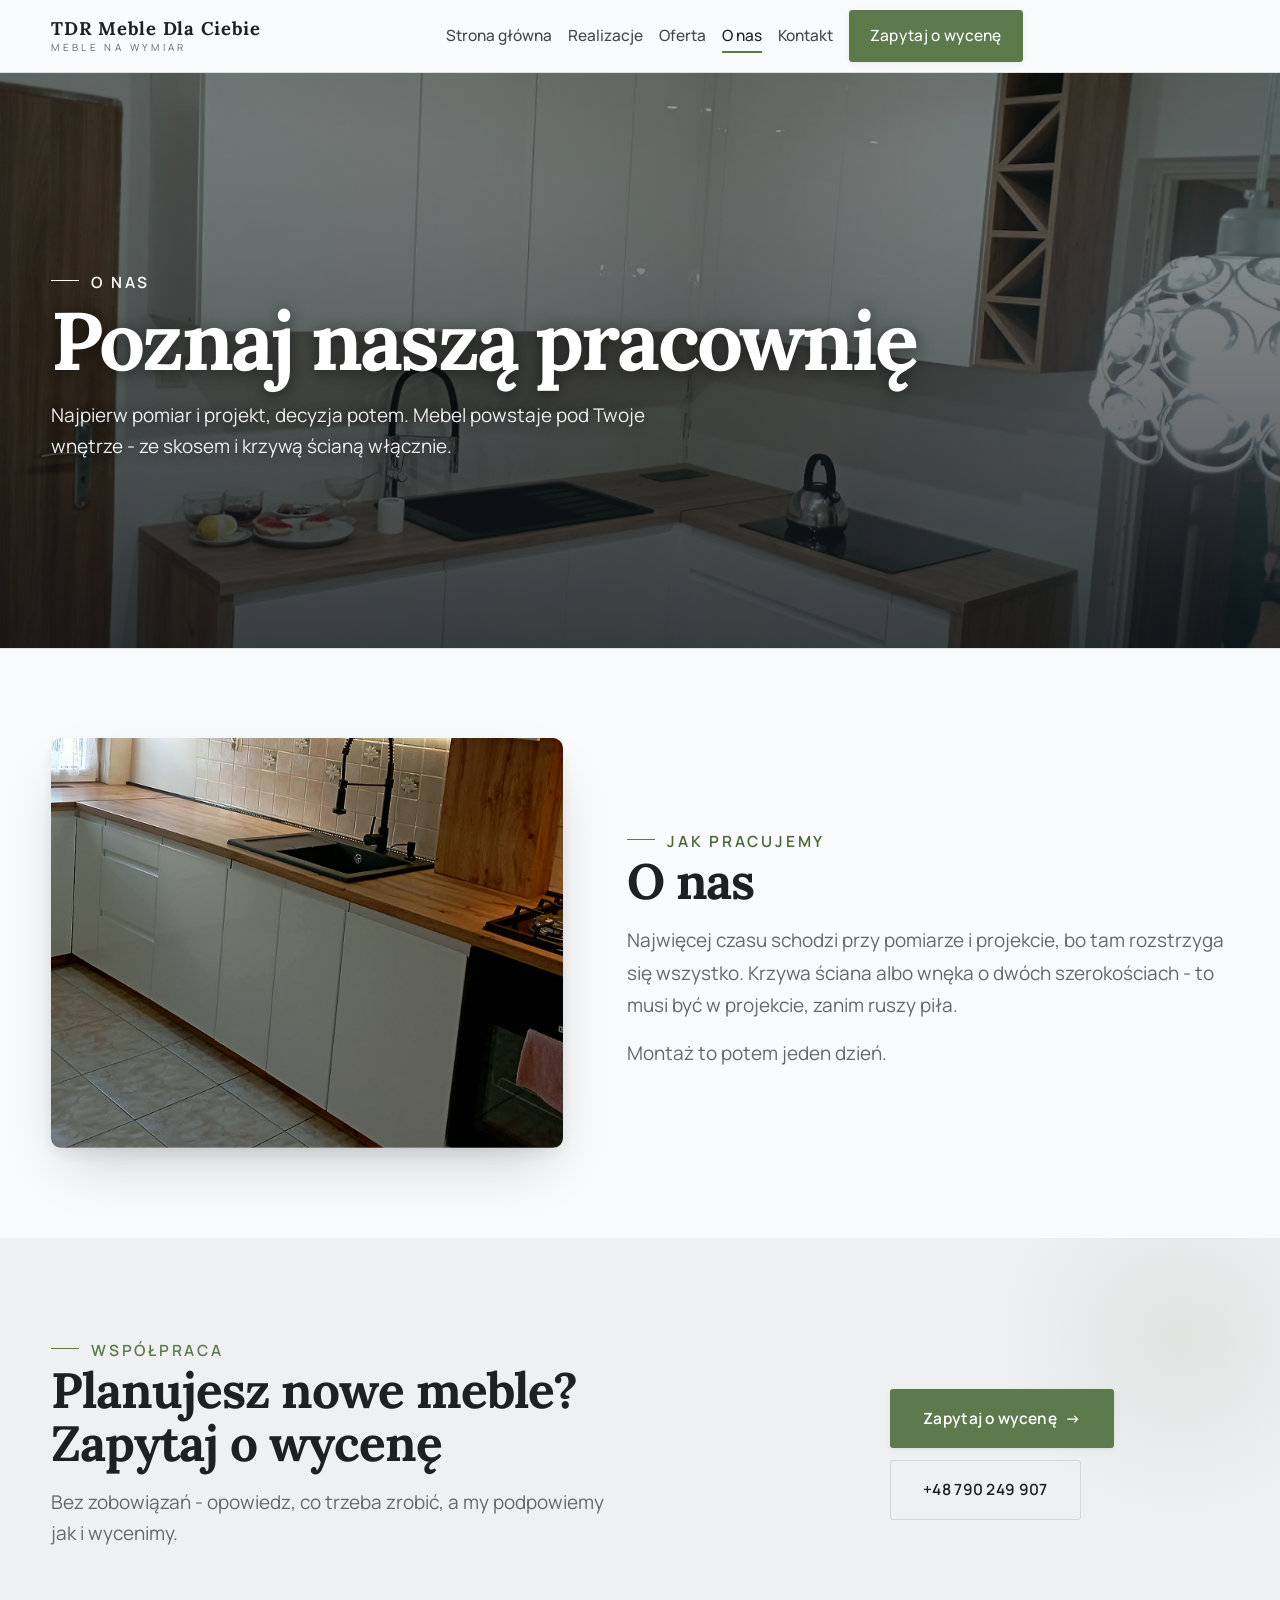
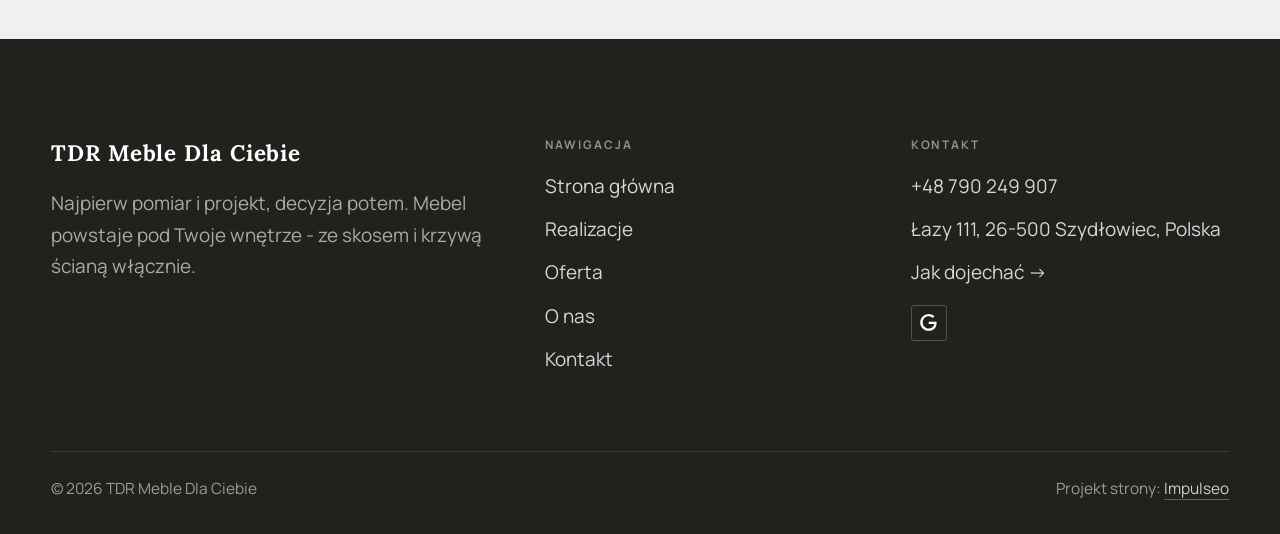
<file: o-nas.html>
<!DOCTYPE html>
<html lang="pl">
<head>
<meta charset="UTF-8">
<meta name="viewport" content="width=device-width, initial-scale=1.0">
<title>O nas - TDR Meble Dla Ciebie</title>
<meta name="description" content="Meble na wymiar w Szydłowcu: kuchnie, szafy i zabudowy pod Twoje wnętrze. Bezpłatny pomiar i projekt, jedna cena, montaż z gwarancją. Zadzwoń: +48 790 249 907.">
<link rel="canonical" href="https://impulseo-pl.github.io/tdr-meble-dla-ciebie/o-nas.html">
<meta name="robots" content="noindex, nofollow">
<meta property="og:type" content="website">
<meta property="og:locale" content="pl_PL">
<meta property="og:site_name" content="TDR Meble Dla Ciebie">
<meta property="og:title" content="O nas - TDR Meble Dla Ciebie">
<meta property="og:description" content="Meble na wymiar w Szydłowcu: kuchnie, szafy i zabudowy pod Twoje wnętrze. Bezpłatny pomiar i projekt, jedna cena, montaż z gwarancją. Zadzwoń: +48 790 249 907.">
<meta property="og:url" content="https://impulseo-pl.github.io/tdr-meble-dla-ciebie/o-nas.html">
<meta property="og:image" content="https://impulseo-pl.github.io/tdr-meble-dla-ciebie/img/og.jpg">
<meta property="og:image:width" content="1200">
<meta property="og:image:height" content="630">
<meta name="twitter:card" content="summary_large_image">
<link rel="preconnect" href="https://fonts.googleapis.com">
<link rel="preconnect" href="https://fonts.gstatic.com" crossorigin>
<link href="https://fonts.googleapis.com/css2?family=Lora:wght@500;600;700&family=Manrope:wght@400;500;600&display=swap" rel="stylesheet">
<link rel="stylesheet" href="assets/styles.css?v=6ad913ff">
</head>
<body>

<header class="nav">
  <div class="wrap nav-inner">
    <a class="brand" href="index.html"><span class="name">TDR Meble Dla Ciebie</span><span class="sub">Meble na wymiar</span></a>
    <nav class="nav-links">
      <a href="index.html">Strona główna</a>
      <a href="realizacje.html">Realizacje</a>
      <a href="oferta.html">Oferta</a>
      <a href="o-nas.html" class="active" aria-current="page">O nas</a>
      <a href="kontakt.html">Kontakt</a>
      <a href="kontakt.html" class="btn btn-accent">Zapytaj o wycenę</a>
    </nav>
    <button class="nav-toggle" aria-label="Menu"><span></span><span></span><span></span></button>
  </div>
</header>

<main>
<section class="pagehead">
  <img src="img/g12.jpg" alt="TDR Meble Dla Ciebie - Poznaj naszą pracownię" width="1544" height="1144" decoding="async">
  <div class="wrap">
    <span class="eyebrow">O nas</span>
    <h1>Poznaj naszą pracownię</h1>
    <p>Najpierw pomiar i projekt, decyzja potem. Mebel powstaje pod Twoje wnętrze - ze skosem i krzywą ścianą włącznie.</p>
  </div>
</section>
<section>
  <div class="wrap split">
    <div class="split-art reveal"><img src="img/g7.jpg" alt="TDR Meble Dla Ciebie" loading="lazy" width="1400" height="1052" decoding="async"></div>
    <div class="split-copy reveal">
      <span class="eyebrow">Jak pracujemy</span>
      <h2>O nas</h2>
      <p class="muted">Najwięcej czasu schodzi przy pomiarze i projekcie, bo tam rozstrzyga się wszystko. Krzywa ściana albo wnęka o dwóch szerokościach - to musi być w projekcie, zanim ruszy piła.</p>
      <p class="muted">Montaż to potem jeden dzień.</p>
    </div>
  </div>
</section>


<section class="cta">
  <div class="wrap">
    <div class="reveal">
      <span class="eyebrow">Współpraca</span>
      <h2>Planujesz nowe meble? Zapytaj o wycenę</h2>
      <p>Bez zobowiązań - opowiedz, co trzeba zrobić, a my podpowiemy jak i wycenimy.</p>
    </div>
    <div class="cta-actions reveal">
      <a href="kontakt.html" class="btn btn-light">Zapytaj o wycenę <span class="arr">→</span></a>
      <a href="tel:+48790249907" class="btn btn-ghost btn-ghost-cta">+48 790 249 907</a>
    </div>
  </div>
</section>
</main>

<footer>
  <div class="wrap">
    <div class="foot-grid">
      <div class="foot-brand">
        <div class="name">TDR Meble Dla Ciebie</div>
        <p>Najpierw pomiar i projekt, decyzja potem. Mebel powstaje pod Twoje wnętrze - ze skosem i krzywą ścianą włącznie.</p>
      </div>
      <div class="foot-col">
        <h4>Nawigacja</h4>
        <a href="index.html">Strona główna</a>
        <a href="realizacje.html">Realizacje</a>
        <a href="oferta.html">Oferta</a>
        <a href="o-nas.html">O nas</a>
        <a href="kontakt.html">Kontakt</a>
      </div>
      <div class="foot-col">
        <h4>Kontakt</h4>
        <a href="tel:+48790249907">+48 790 249 907</a>
        <p>Łazy 111, 26-500 Szydłowiec, Polska</p>
        <a href="https://maps.google.com/?cid=13428682492528172592&g_mp=Cidnb29nbGUubWFwcy5wbGFjZXMudjEuUGxhY2VzLlNlYXJjaFRleHQQAhgEIAA" target="_blank" rel="noopener">Jak dojechać →</a>
      <div class="foot-soc">
        <a class="soc" href="https://maps.google.com/?cid=13428682492528172592&g_mp=Cidnb29nbGUubWFwcy5wbGFjZXMudjEuUGxhY2VzLlNlYXJjaFRleHQQAhgEIAA" target="_blank" rel="noopener" aria-label="Google - TDR Meble Dla Ciebie"><svg viewBox="0 0 24 24" aria-hidden="true" focusable="false"><path d="M12.48 10.92v3.28h7.84c-.24 1.84-.853 3.187-1.787 4.133-1.147 1.147-2.933 2.4-6.053 2.4-4.827 0-8.6-3.893-8.6-8.72s3.773-8.72 8.6-8.72c2.6 0 4.507 1.027 5.907 2.347l2.307-2.307C18.747 1.44 16.133 0 12.48 0 5.867 0 .307 5.387.307 12s5.56 12 12.173 12c3.573 0 6.267-1.173 8.373-3.36 2.16-2.16 2.84-5.213 2.84-7.667 0-.76-.053-1.467-.173-2.053H12.48z" fill="currentColor"/></svg></a>
      </div>
      </div>
    </div>
    <div class="foot-bot">
      <span>© 2026 TDR Meble Dla Ciebie</span>
      <span>Projekt strony: <a class="foot-credit" href="https://impulseo.pl" target="_blank" rel="noopener">Impulseo</a></span>
    </div>
  </div>
</footer>
<div class="sticky-reserve"><a class="sr-book" href="kontakt.html">Zapytaj o wycenę</a><a class="sr-call" href="tel:+48790249907" aria-label="Zadzwoń"><svg class="ico-tel" width="16" height="16" viewBox="0 0 24 24" fill="none" aria-hidden="true"><path d="M6.6 10.8a15.5 15.5 0 0 0 6.6 6.6l2.2-2.2a1 1 0 0 1 1-.24 11.4 11.4 0 0 0 3.6.58 1 1 0 0 1 1 1V20a1 1 0 0 1-1 1A17 17 0 0 1 3 4a1 1 0 0 1 1-1h3.5a1 1 0 0 1 1 1c0 1.25.2 2.46.58 3.6a1 1 0 0 1-.25 1l-2.23 2.2Z" fill="currentColor"/></svg></a></div>
<div class="demo-wazne" data-do="2026-10-15" data-cykl="3" hidden><svg class="dw-ico" width="13" height="13" viewBox="0 0 24 24" fill="none" aria-hidden="true"><circle cx="12" cy="12" r="8.6" stroke="currentColor" stroke-width="1.8"/><path d="M12 7.2V12l3.3 2" stroke="currentColor" stroke-width="1.8" stroke-linecap="round"/></svg><span class="dw-txt"></span></div>

<script src="assets/main.js"></script>
</body>
</html>
</file>
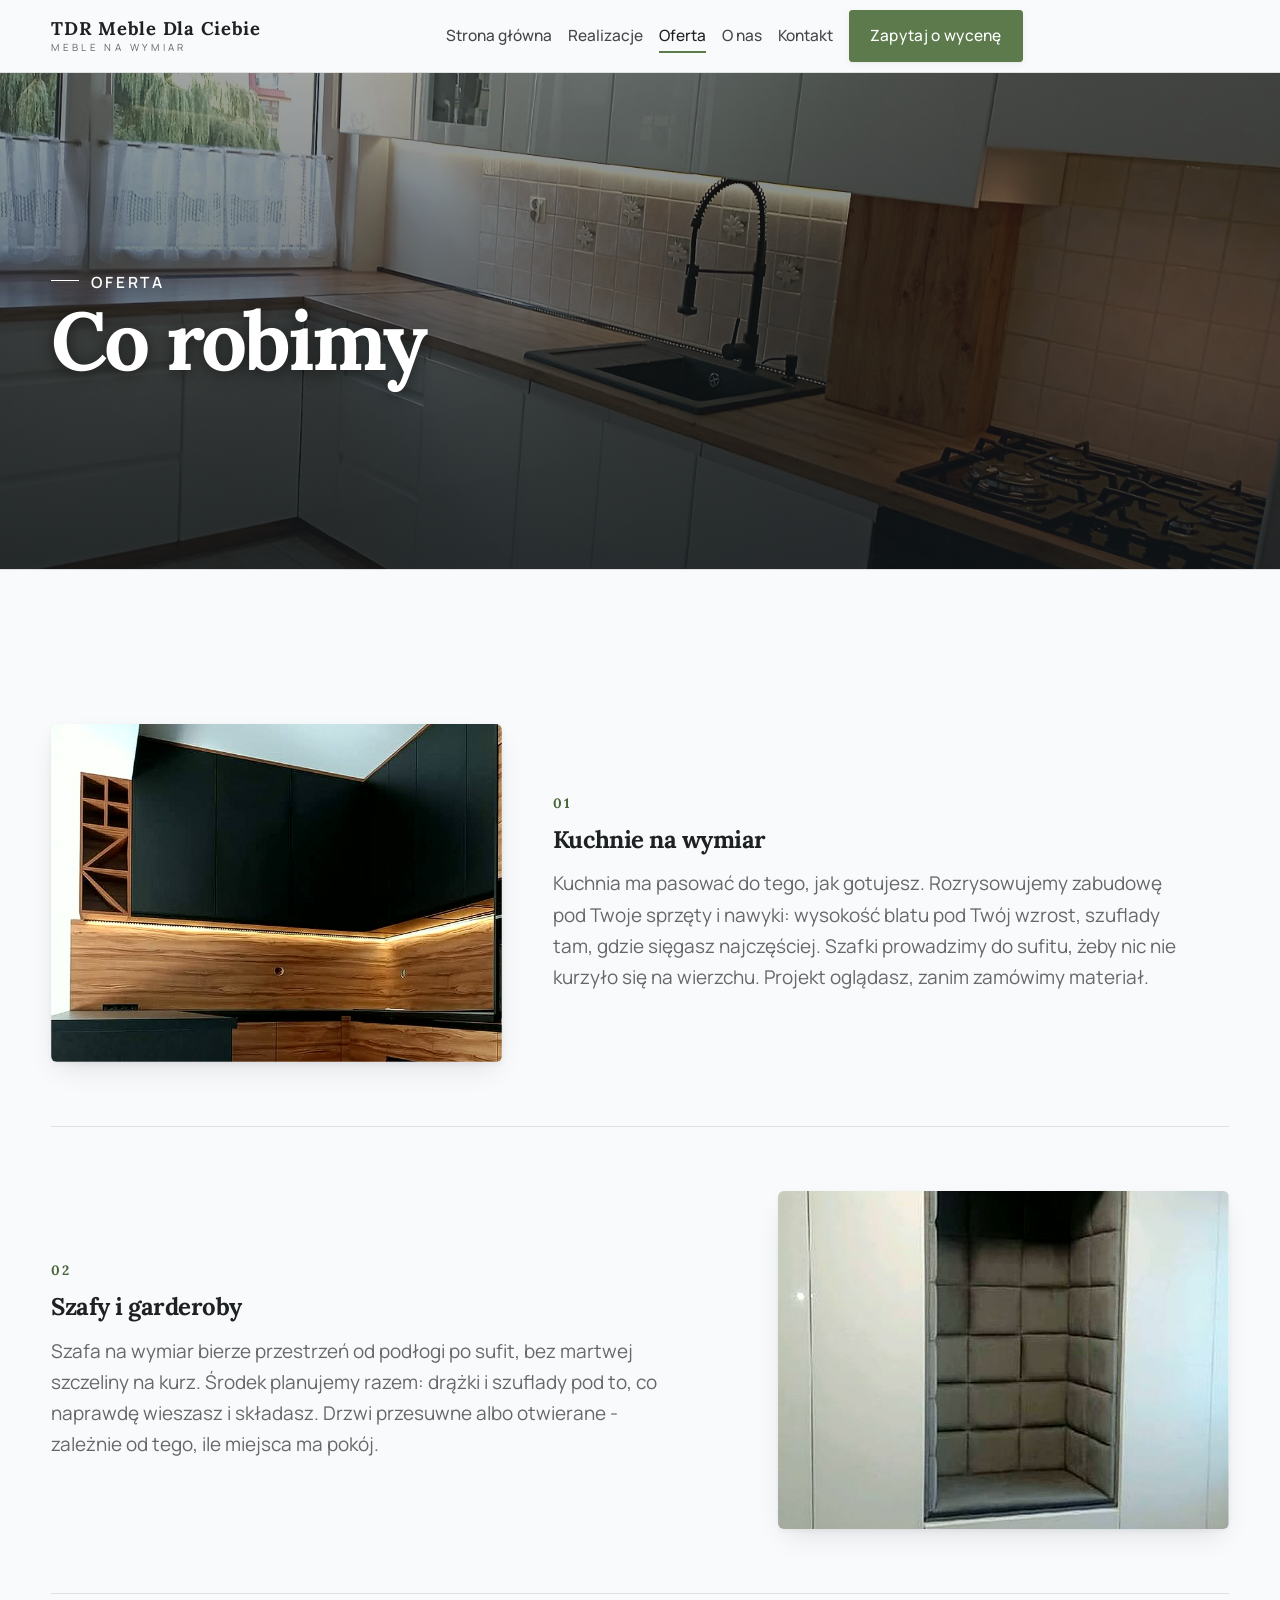
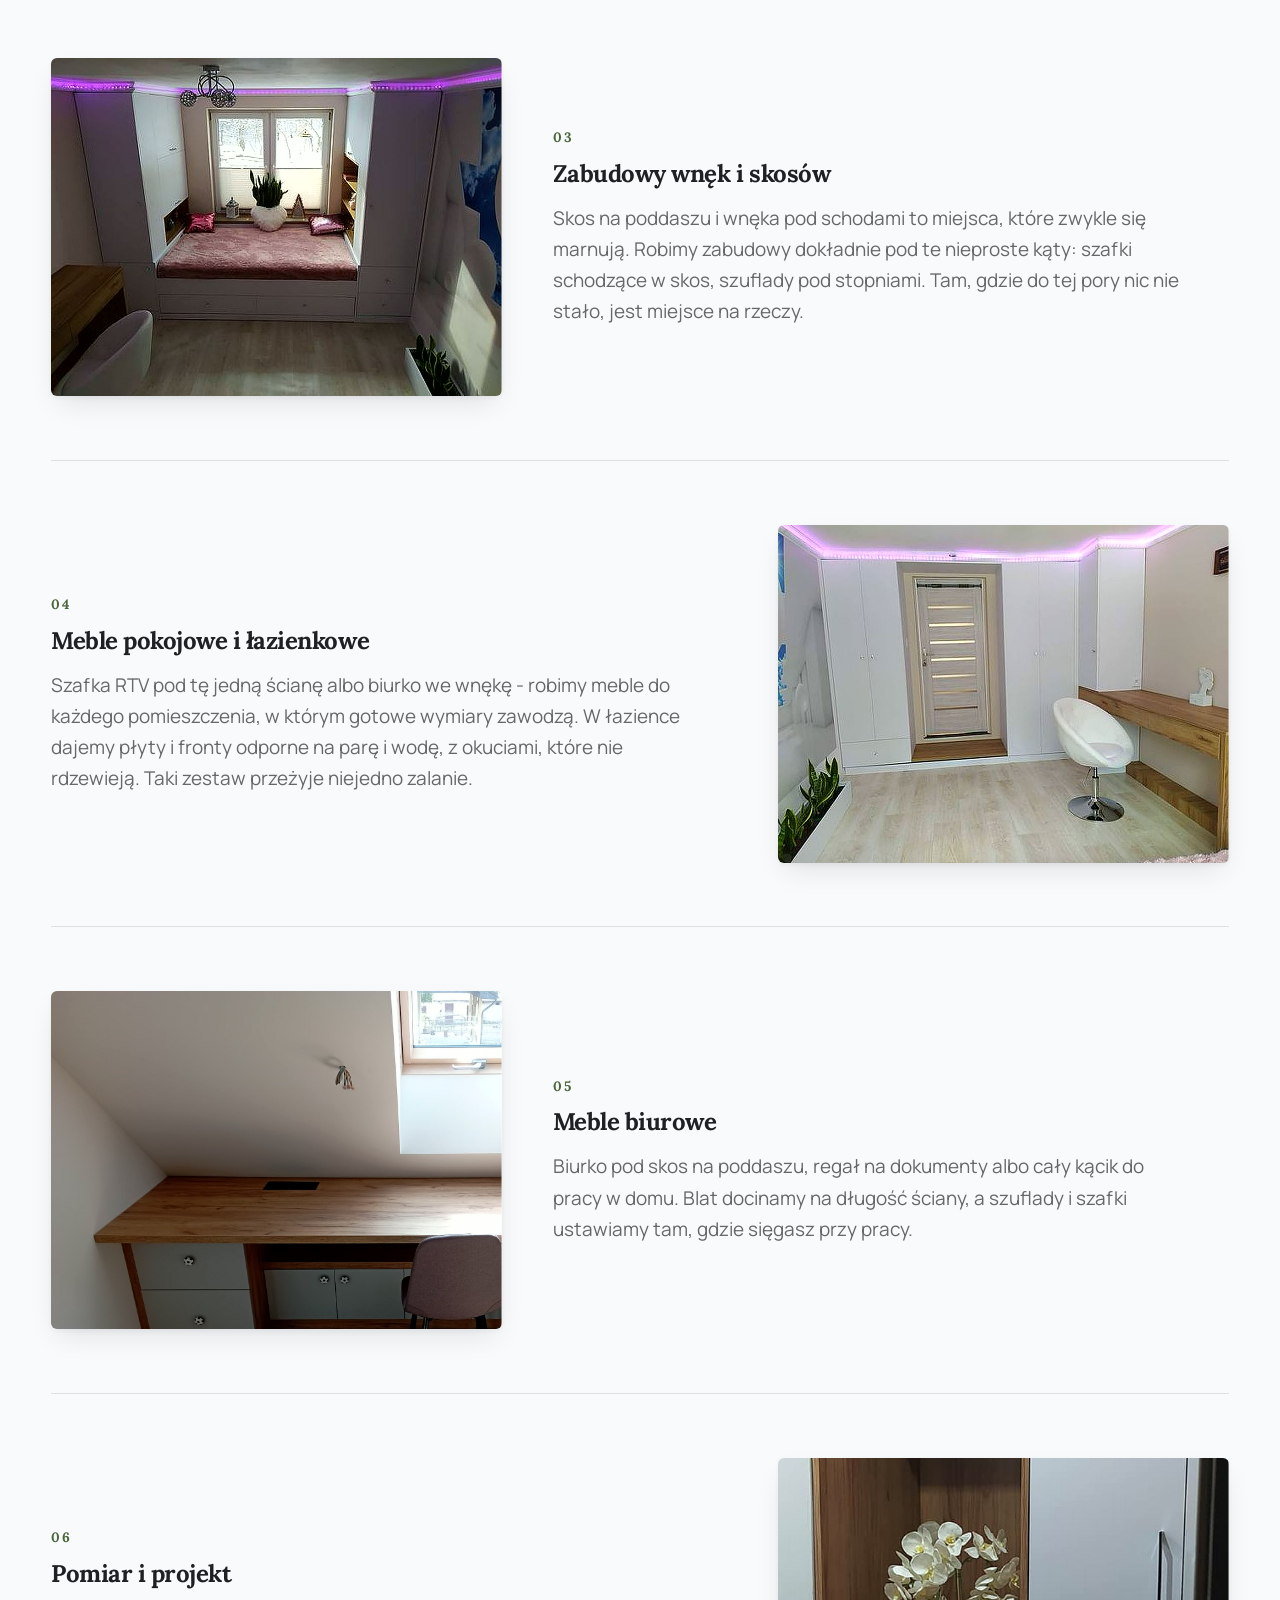
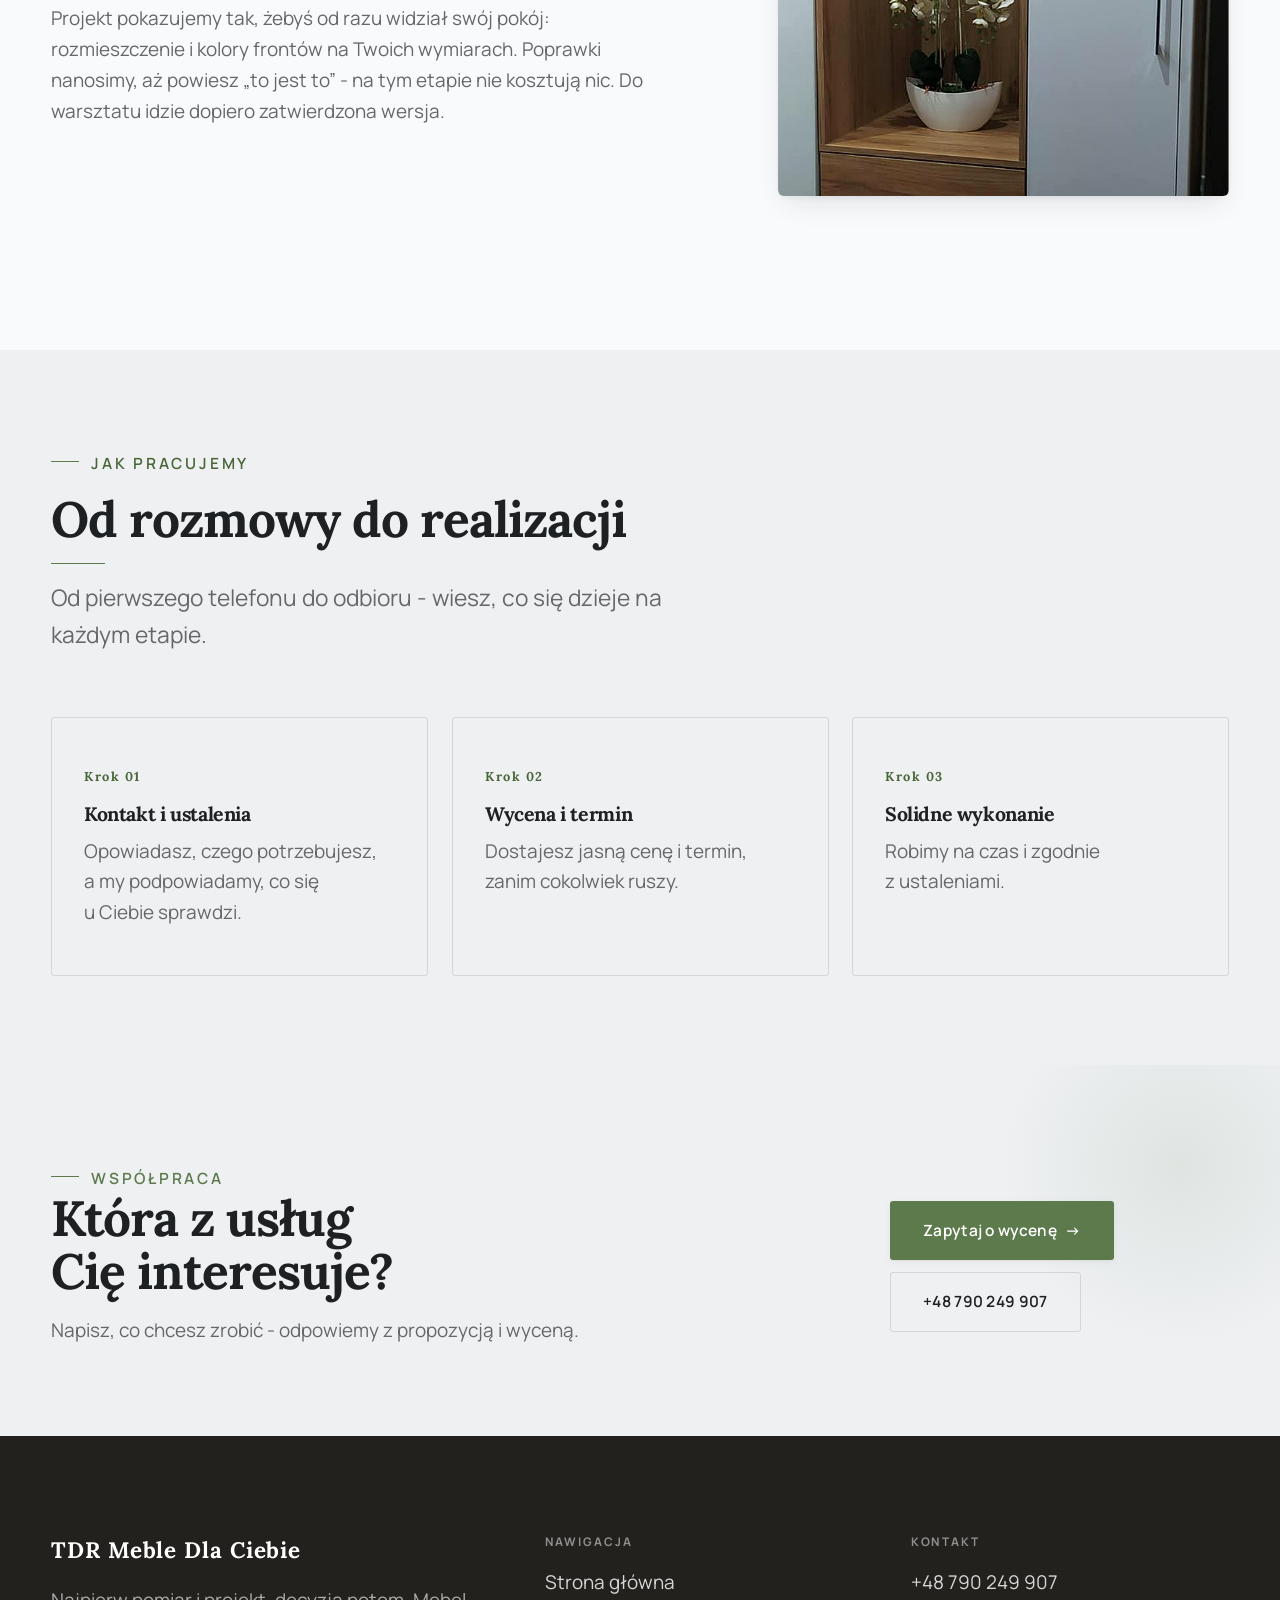
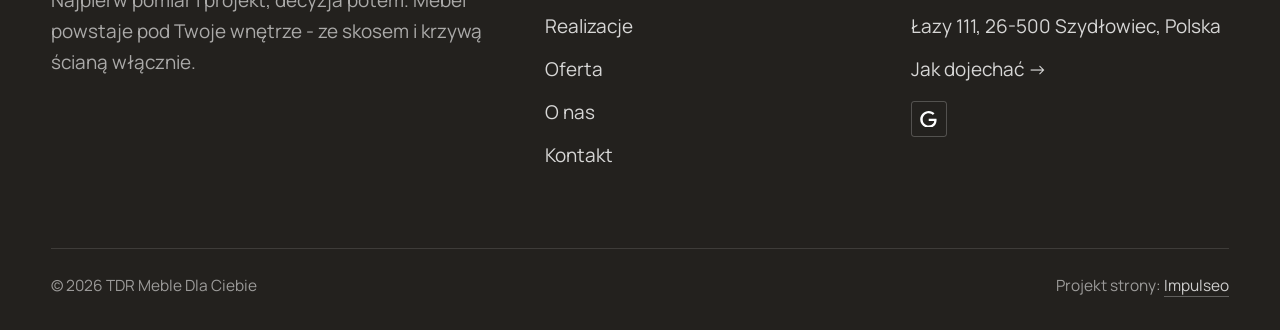
<file: oferta.html>
<!DOCTYPE html>
<html lang="pl">
<head>
<meta charset="UTF-8">
<meta name="viewport" content="width=device-width, initial-scale=1.0">
<title>Oferta - TDR Meble Dla Ciebie</title>
<meta name="description" content="Meble na wymiar w Szydłowcu: kuchnie, szafy i zabudowy pod Twoje wnętrze. Bezpłatny pomiar i projekt, jedna cena, montaż z gwarancją. Zadzwoń: +48 790 249 907.">
<link rel="canonical" href="https://impulseo-pl.github.io/tdr-meble-dla-ciebie/oferta.html">
<meta name="robots" content="noindex, nofollow">
<meta property="og:type" content="website">
<meta property="og:locale" content="pl_PL">
<meta property="og:site_name" content="TDR Meble Dla Ciebie">
<meta property="og:title" content="Oferta - TDR Meble Dla Ciebie">
<meta property="og:description" content="Meble na wymiar w Szydłowcu: kuchnie, szafy i zabudowy pod Twoje wnętrze. Bezpłatny pomiar i projekt, jedna cena, montaż z gwarancją. Zadzwoń: +48 790 249 907.">
<meta property="og:url" content="https://impulseo-pl.github.io/tdr-meble-dla-ciebie/oferta.html">
<meta property="og:image" content="https://impulseo-pl.github.io/tdr-meble-dla-ciebie/img/og.jpg">
<meta property="og:image:width" content="1200">
<meta property="og:image:height" content="630">
<meta name="twitter:card" content="summary_large_image">
<link rel="preconnect" href="https://fonts.googleapis.com">
<link rel="preconnect" href="https://fonts.gstatic.com" crossorigin>
<link href="https://fonts.googleapis.com/css2?family=Lora:wght@500;600;700&family=Manrope:wght@400;500;600&display=swap" rel="stylesheet">
<link rel="stylesheet" href="assets/styles.css?v=6ad913ff">
</head>
<body>

<header class="nav">
  <div class="wrap nav-inner">
    <a class="brand" href="index.html"><span class="name">TDR Meble Dla Ciebie</span><span class="sub">Meble na wymiar</span></a>
    <nav class="nav-links">
      <a href="index.html">Strona główna</a>
      <a href="realizacje.html">Realizacje</a>
      <a href="oferta.html" class="active" aria-current="page">Oferta</a>
      <a href="o-nas.html">O nas</a>
      <a href="kontakt.html">Kontakt</a>
      <a href="kontakt.html" class="btn btn-accent">Zapytaj o wycenę</a>
    </nav>
    <button class="nav-toggle" aria-label="Menu"><span></span><span></span><span></span></button>
  </div>
</header>

<main>
<section class="pagehead">
  <img src="img/g13.jpg" alt="TDR Meble Dla Ciebie - Co robimy" width="1600" height="1205" decoding="async">
  <div class="wrap">
    <span class="eyebrow">Oferta</span>
    <h1>Co robimy</h1>
  </div>
</section>
<section>
  <div class="wrap">
    <div class="svc-row reveal">
      <div class="svc-row-art"><img src="img/g14.jpg" alt="Kuchnie na wymiar" loading="lazy" width="1400" height="1060" decoding="async"></div>
      <div>
        <span class="num">01</span>
        <h3>Kuchnie na wymiar</h3>
        <p class="muted">Kuchnia ma pasować do tego, jak gotujesz. Rozrysowujemy zabudowę pod Twoje sprzęty i nawyki: wysokość blatu pod Twój wzrost, szuflady tam, gdzie sięgasz najczęściej. Szafki prowadzimy do sufitu, żeby nic nie kurzyło się na wierzchu. Projekt oglądasz, zanim zamówimy materiał.</p>
      </div>
    </div>
    <div class="svc-row rev reveal">
      <div class="svc-row-art"><img src="img/about.jpg" alt="Szafy i garderoby" loading="lazy" width="660" height="1177" decoding="async"></div>
      <div>
        <span class="num">02</span>
        <h3>Szafy i garderoby</h3>
        <p class="muted">Szafa na wymiar bierze przestrzeń od podłogi po sufit, bez martwej szczeliny na kurz. Środek planujemy razem: drążki i szuflady pod to, co naprawdę wieszasz i składasz. Drzwi przesuwne albo otwierane - zależnie od tego, ile miejsca ma pokój.</p>
      </div>
    </div>
    <div class="svc-row reveal">
      <div class="svc-row-art"><img src="img/g5.jpg" alt="Zabudowy wnęk i skosów" loading="lazy" width="900" height="674" decoding="async"></div>
      <div>
        <span class="num">03</span>
        <h3>Zabudowy wnęk i skosów</h3>
        <p class="muted">Skos na poddaszu i wnęka pod schodami to miejsca, które zwykle się marnują. Robimy zabudowy dokładnie pod te nieproste kąty: szafki schodzące w skos, szuflady pod stopniami. Tam, gdzie do tej pory nic nie stało, jest miejsce na rzeczy.</p>
      </div>
    </div>
    <div class="svc-row rev reveal">
      <div class="svc-row-art"><img src="img/g2.jpg" alt="Meble pokojowe i łazienkowe" loading="lazy" width="900" height="674" decoding="async"></div>
      <div>
        <span class="num">04</span>
        <h3>Meble pokojowe i łazienkowe</h3>
        <p class="muted">Szafka RTV pod tę jedną ścianę albo biurko we wnękę - robimy meble do każdego pomieszczenia, w którym gotowe wymiary zawodzą. W łazience dajemy płyty i fronty odporne na parę i wodę, z okuciami, które nie rdzewieją. Taki zestaw przeżyje niejedno zalanie.</p>
      </div>
    </div>
    <div class="svc-row reveal">
      <div class="svc-row-art"><img src="img/biuro.jpg" alt="Meble biurowe" loading="lazy" width="1400" height="1052" decoding="async"></div>
      <div>
        <span class="num">05</span>
        <h3>Meble biurowe</h3>
        <p class="muted">Biurko pod skos na poddaszu, regał na dokumenty albo cały kącik do pracy w domu. Blat docinamy na długość ściany, a szuflady i szafki ustawiamy tam, gdzie sięgasz przy pracy.</p>
      </div>
    </div>
    <div class="svc-row rev reveal">
      <div class="svc-row-art"><img src="img/g4.jpg" alt="Pomiar i projekt" loading="lazy" width="622" height="1384" decoding="async"></div>
      <div>
        <span class="num">06</span>
        <h3>Pomiar i projekt</h3>
        <p class="muted">Projekt pokazujemy tak, żebyś od razu widział swój pokój: rozmieszczenie i kolory frontów na Twoich wymiarach. Poprawki nanosimy, aż powiesz „to jest to” - na tym etapie nie kosztują nic. Do warsztatu idzie dopiero zatwierdzona wersja.</p>
      </div>
    </div>
  </div>
</section>
<section class="trust">
  <div class="wrap">
    <div class="head reveal">
      <span class="eyebrow">Jak pracujemy</span>
      <h2>Od rozmowy do realizacji</h2>
      <p>Od pierwszego telefonu do odbioru - wiesz, co się dzieje na każdym etapie.</p>
    </div>
    <div class="svc-grid">
      <div class="svc reveal"><div class="ic">Krok 01</div><h3>Kontakt i ustalenia</h3><p>Opowiadasz, czego potrzebujesz, a my podpowiadamy, co się u Ciebie sprawdzi.</p></div>
      <div class="svc reveal"><div class="ic">Krok 02</div><h3>Wycena i termin</h3><p>Dostajesz jasną cenę i termin, zanim cokolwiek ruszy.</p></div>
      <div class="svc reveal"><div class="ic">Krok 03</div><h3>Solidne wykonanie</h3><p>Robimy na czas i zgodnie z ustaleniami.</p></div>
    </div>
  </div>
</section>
<section class="cta">
  <div class="wrap">
    <div class="reveal">
      <span class="eyebrow">Współpraca</span>
      <h2>Która z usług Cię interesuje?</h2>
      <p>Napisz, co chcesz zrobić - odpowiemy z propozycją i wyceną.</p>
    </div>
    <div class="cta-actions reveal">
      <a href="kontakt.html" class="btn btn-light">Zapytaj o wycenę <span class="arr">→</span></a>
      <a href="tel:+48790249907" class="btn btn-ghost btn-ghost-cta">+48 790 249 907</a>
    </div>
  </div>
</section>
</main>

<footer>
  <div class="wrap">
    <div class="foot-grid">
      <div class="foot-brand">
        <div class="name">TDR Meble Dla Ciebie</div>
        <p>Najpierw pomiar i projekt, decyzja potem. Mebel powstaje pod Twoje wnętrze - ze skosem i krzywą ścianą włącznie.</p>
      </div>
      <div class="foot-col">
        <h4>Nawigacja</h4>
        <a href="index.html">Strona główna</a>
        <a href="realizacje.html">Realizacje</a>
        <a href="oferta.html">Oferta</a>
        <a href="o-nas.html">O nas</a>
        <a href="kontakt.html">Kontakt</a>
      </div>
      <div class="foot-col">
        <h4>Kontakt</h4>
        <a href="tel:+48790249907">+48 790 249 907</a>
        <p>Łazy 111, 26-500 Szydłowiec, Polska</p>
        <a href="https://maps.google.com/?cid=13428682492528172592&g_mp=Cidnb29nbGUubWFwcy5wbGFjZXMudjEuUGxhY2VzLlNlYXJjaFRleHQQAhgEIAA" target="_blank" rel="noopener">Jak dojechać →</a>
      <div class="foot-soc">
        <a class="soc" href="https://maps.google.com/?cid=13428682492528172592&g_mp=Cidnb29nbGUubWFwcy5wbGFjZXMudjEuUGxhY2VzLlNlYXJjaFRleHQQAhgEIAA" target="_blank" rel="noopener" aria-label="Google - TDR Meble Dla Ciebie"><svg viewBox="0 0 24 24" aria-hidden="true" focusable="false"><path d="M12.48 10.92v3.28h7.84c-.24 1.84-.853 3.187-1.787 4.133-1.147 1.147-2.933 2.4-6.053 2.4-4.827 0-8.6-3.893-8.6-8.72s3.773-8.72 8.6-8.72c2.6 0 4.507 1.027 5.907 2.347l2.307-2.307C18.747 1.44 16.133 0 12.48 0 5.867 0 .307 5.387.307 12s5.56 12 12.173 12c3.573 0 6.267-1.173 8.373-3.36 2.16-2.16 2.84-5.213 2.84-7.667 0-.76-.053-1.467-.173-2.053H12.48z" fill="currentColor"/></svg></a>
      </div>
      </div>
    </div>
    <div class="foot-bot">
      <span>© 2026 TDR Meble Dla Ciebie</span>
      <span>Projekt strony: <a class="foot-credit" href="https://impulseo.pl" target="_blank" rel="noopener">Impulseo</a></span>
    </div>
  </div>
</footer>
<div class="sticky-reserve"><a class="sr-book" href="kontakt.html">Zapytaj o wycenę</a><a class="sr-call" href="tel:+48790249907" aria-label="Zadzwoń"><svg class="ico-tel" width="16" height="16" viewBox="0 0 24 24" fill="none" aria-hidden="true"><path d="M6.6 10.8a15.5 15.5 0 0 0 6.6 6.6l2.2-2.2a1 1 0 0 1 1-.24 11.4 11.4 0 0 0 3.6.58 1 1 0 0 1 1 1V20a1 1 0 0 1-1 1A17 17 0 0 1 3 4a1 1 0 0 1 1-1h3.5a1 1 0 0 1 1 1c0 1.25.2 2.46.58 3.6a1 1 0 0 1-.25 1l-2.23 2.2Z" fill="currentColor"/></svg></a></div>
<div class="demo-wazne" data-do="2026-10-15" data-cykl="3" hidden><svg class="dw-ico" width="13" height="13" viewBox="0 0 24 24" fill="none" aria-hidden="true"><circle cx="12" cy="12" r="8.6" stroke="currentColor" stroke-width="1.8"/><path d="M12 7.2V12l3.3 2" stroke="currentColor" stroke-width="1.8" stroke-linecap="round"/></svg><span class="dw-txt"></span></div>

<script src="assets/main.js"></script>
</body>
</html>
</file>
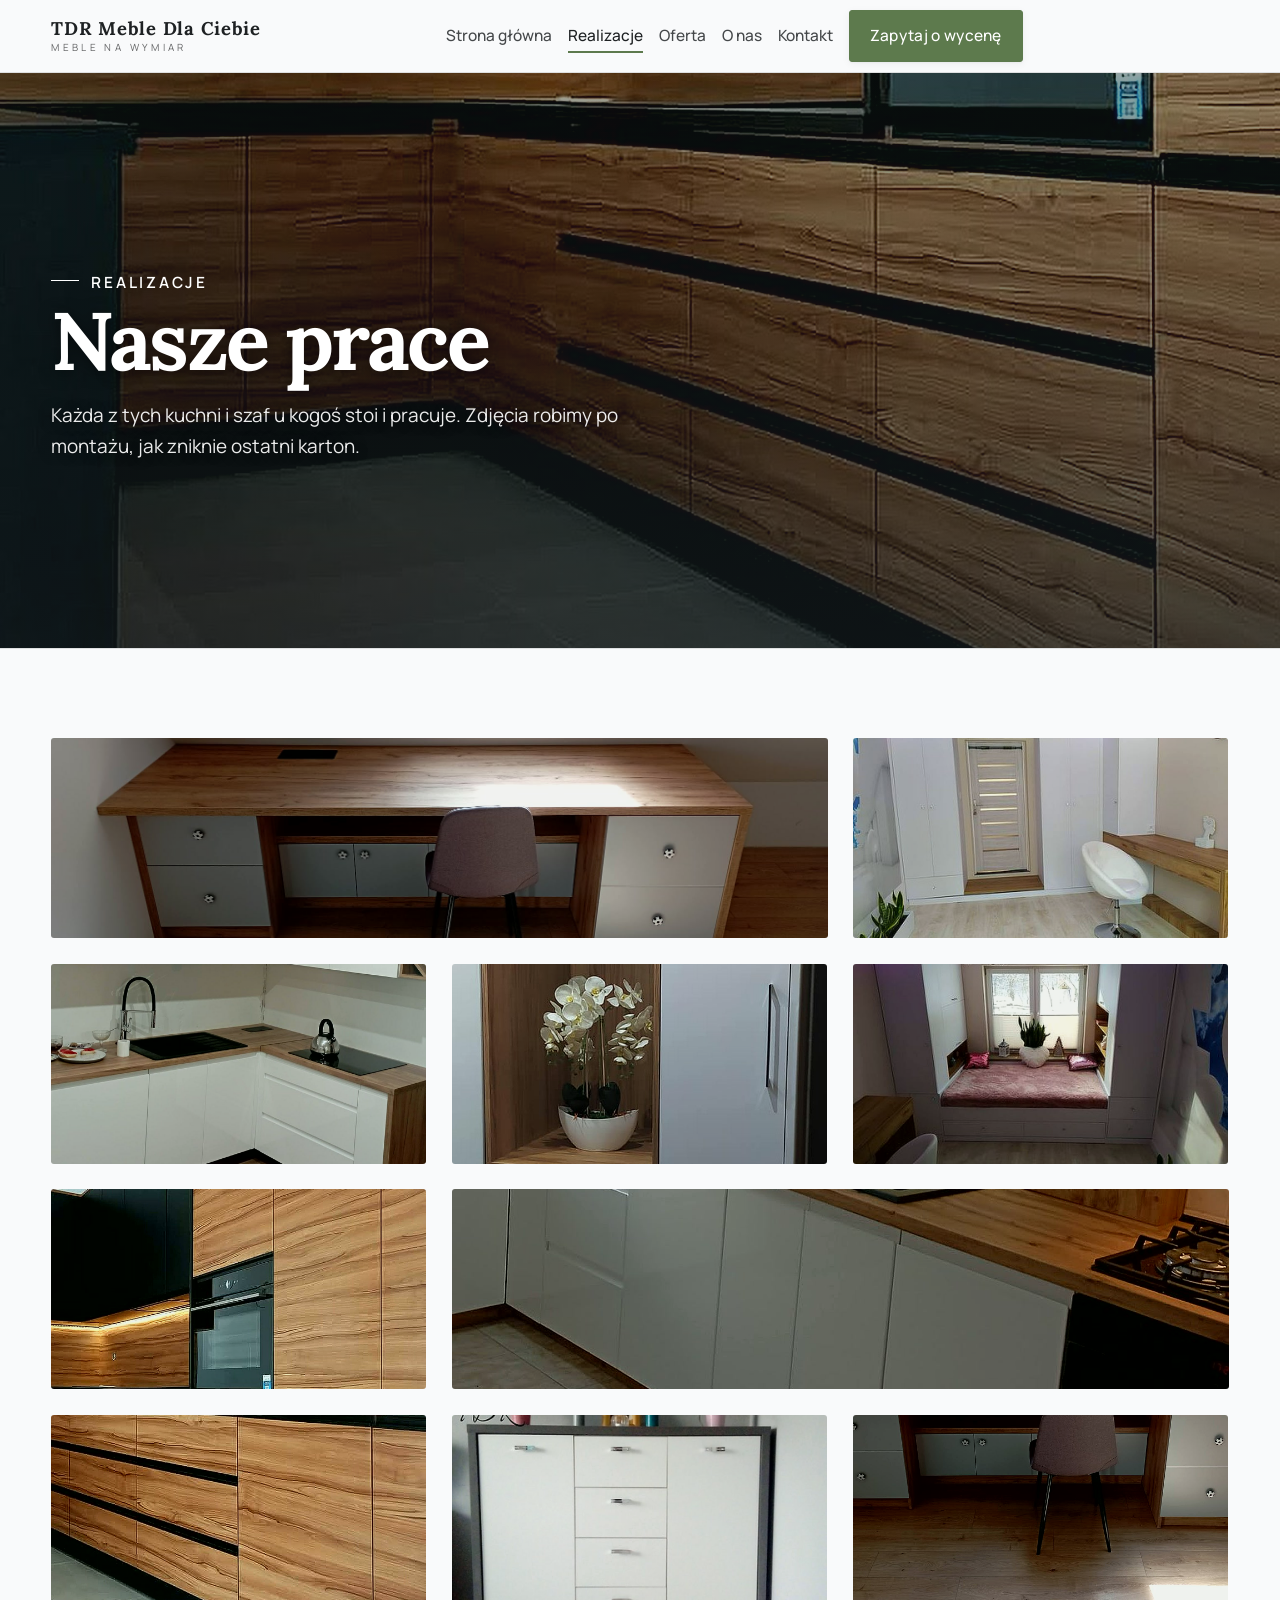
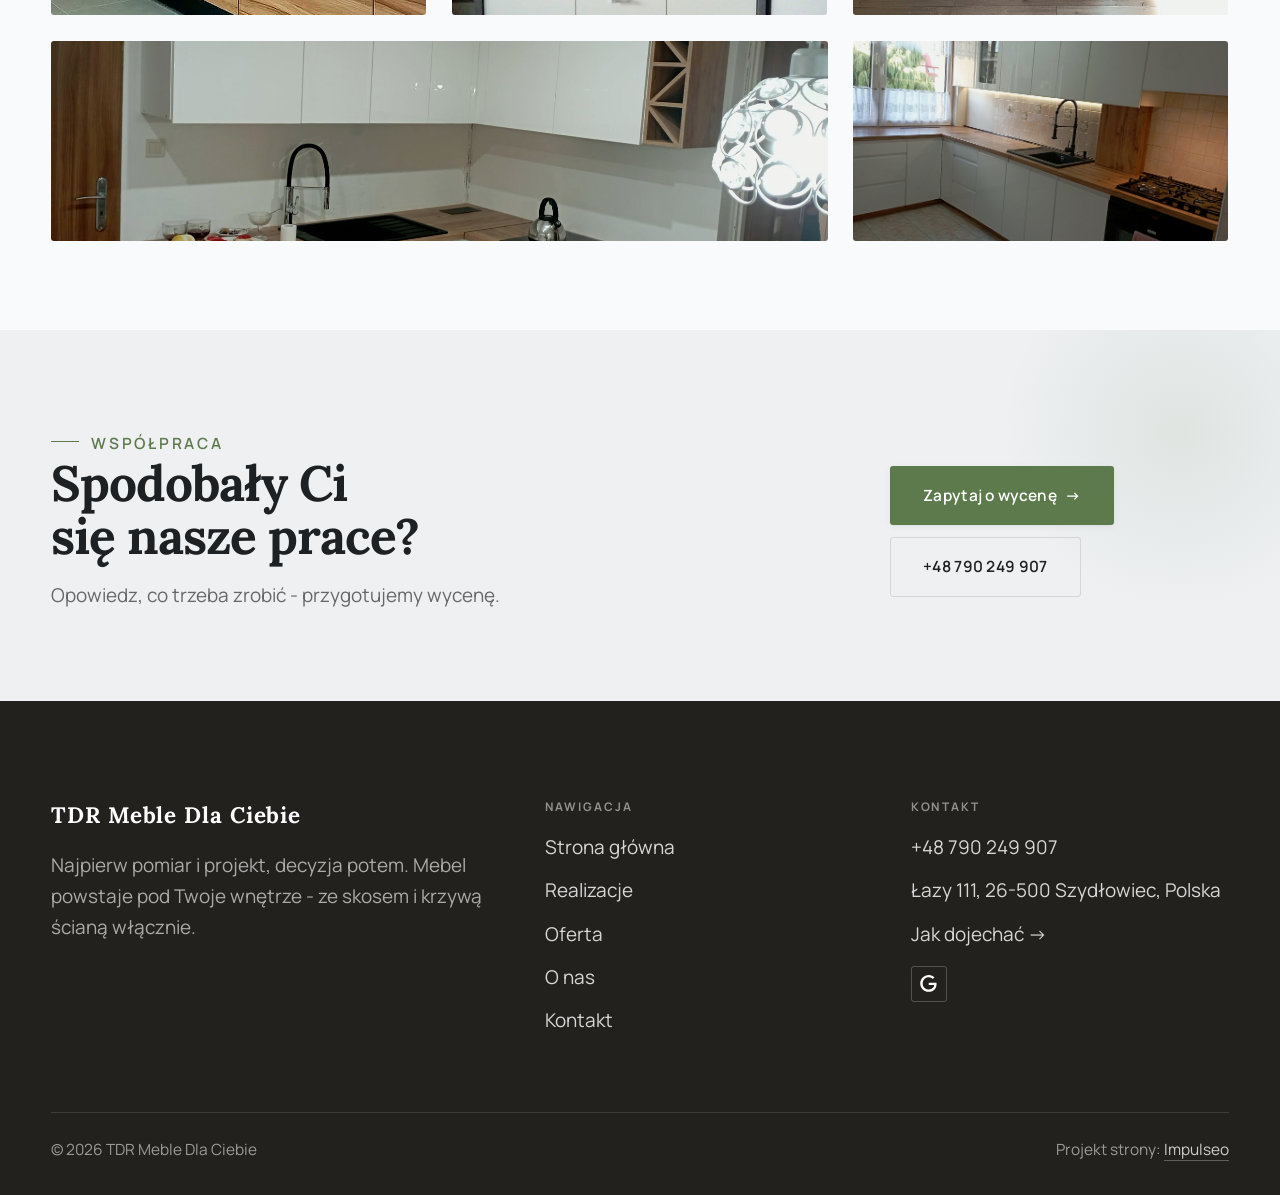
<file: realizacje.html>
<!DOCTYPE html>
<html lang="pl">
<head>
<meta charset="UTF-8">
<meta name="viewport" content="width=device-width, initial-scale=1.0">
<title>Realizacje - TDR Meble Dla Ciebie</title>
<meta name="description" content="Realizacje TDR Meble Dla Ciebie: Kuchnia na wymiar, Szafa wnękowa, Garderoba, Zabudowa pod skosem, Biurko pod skosem">
<link rel="canonical" href="https://impulseo-pl.github.io/tdr-meble-dla-ciebie/realizacje.html">
<meta name="robots" content="noindex, nofollow">
<meta property="og:type" content="website">
<meta property="og:locale" content="pl_PL">
<meta property="og:site_name" content="TDR Meble Dla Ciebie">
<meta property="og:title" content="Realizacje - TDR Meble Dla Ciebie">
<meta property="og:description" content="Realizacje TDR Meble Dla Ciebie: Kuchnia na wymiar, Szafa wnękowa, Garderoba, Zabudowa pod skosem, Biurko pod skosem">
<meta property="og:url" content="https://impulseo-pl.github.io/tdr-meble-dla-ciebie/realizacje.html">
<meta property="og:image" content="https://impulseo-pl.github.io/tdr-meble-dla-ciebie/img/og.jpg">
<meta property="og:image:width" content="1200">
<meta property="og:image:height" content="630">
<meta name="twitter:card" content="summary_large_image">
<link rel="preconnect" href="https://fonts.googleapis.com">
<link rel="preconnect" href="https://fonts.gstatic.com" crossorigin>
<link href="https://fonts.googleapis.com/css2?family=Lora:wght@500;600;700&family=Manrope:wght@400;500;600&display=swap" rel="stylesheet">
<link rel="stylesheet" href="assets/styles.css?v=6ad913ff">
</head>
<body>

<header class="nav">
  <div class="wrap nav-inner">
    <a class="brand" href="index.html"><span class="name">TDR Meble Dla Ciebie</span><span class="sub">Meble na wymiar</span></a>
    <nav class="nav-links">
      <a href="index.html">Strona główna</a>
      <a href="realizacje.html" class="active" aria-current="page">Realizacje</a>
      <a href="oferta.html">Oferta</a>
      <a href="o-nas.html">O nas</a>
      <a href="kontakt.html">Kontakt</a>
      <a href="kontakt.html" class="btn btn-accent">Zapytaj o wycenę</a>
    </nav>
    <button class="nav-toggle" aria-label="Menu"><span></span><span></span><span></span></button>
  </div>
</header>

<main>
<section class="pagehead">
  <img src="img/ph-realizacje.jpg" alt="TDR Meble Dla Ciebie - Nasze prace" width="1600" height="1211" decoding="async">
  <div class="wrap">
    <span class="eyebrow">Realizacje</span>
    <h1>Nasze prace</h1>
    <p>Każda z tych kuchni i szaf u kogoś stoi i pracuje. Zdjęcia robimy po montażu, jak zniknie ostatni karton.</p>
  </div>
</section>
<section>
  <div class="wrap">
    <div class="gallery">
      <div class="tile t-two3 reveal"><img src="img/g1.jpg" alt="TDR Meble Dla Ciebie" loading="lazy" width="1600" height="1205" decoding="async"></div>
      <div class="tile t-third reveal"><img src="img/g2.jpg" alt="TDR Meble Dla Ciebie" loading="lazy" width="900" height="674" decoding="async"></div>
      <div class="tile t-third reveal"><img src="img/g3.jpg" alt="TDR Meble Dla Ciebie" loading="lazy" width="1350" height="1000" decoding="async"></div>
      <div class="tile t-third reveal"><img src="img/g4.jpg" alt="TDR Meble Dla Ciebie" loading="lazy" width="622" height="1384" decoding="async"></div>
      <div class="tile t-third reveal"><img src="img/g5.jpg" alt="TDR Meble Dla Ciebie" loading="lazy" width="900" height="674" decoding="async"></div>
      <div class="tile t-third reveal"><img src="img/g6.jpg" alt="TDR Meble Dla Ciebie" loading="lazy" width="1400" height="1060" decoding="async"></div>
      <div class="tile t-two3 reveal"><img src="img/g7.jpg" alt="TDR Meble Dla Ciebie" loading="lazy" width="1400" height="1052" decoding="async"></div>
      <div class="tile t-third reveal"><img src="img/g8.jpg" alt="TDR Meble Dla Ciebie" loading="lazy" width="1400" height="1060" decoding="async"></div>
      <div class="tile t-third reveal"><img src="img/g9.jpg" alt="TDR Meble Dla Ciebie" loading="lazy" width="900" height="637" decoding="async"></div>
      <div class="tile t-third reveal"><img src="img/g10.jpg" alt="TDR Meble Dla Ciebie" loading="lazy" width="1400" height="1052" decoding="async"></div>
      <div class="tile t-two3 reveal"><img src="img/g12.jpg" alt="TDR Meble Dla Ciebie" loading="lazy" width="1544" height="1144" decoding="async"></div>
      <div class="tile t-third reveal"><img src="img/g13.jpg" alt="TDR Meble Dla Ciebie" loading="lazy" width="1600" height="1205" decoding="async"></div>
    </div>
  </div>
</section>
<section class="cta">
  <div class="wrap">
    <div class="reveal">
      <span class="eyebrow">Współpraca</span>
      <h2>Spodobały Ci się nasze prace?</h2>
      <p>Opowiedz, co trzeba zrobić - przygotujemy wycenę.</p>
    </div>
    <div class="cta-actions reveal">
      <a href="kontakt.html" class="btn btn-light">Zapytaj o wycenę <span class="arr">→</span></a>
      <a href="tel:+48790249907" class="btn btn-ghost btn-ghost-cta">+48 790 249 907</a>
    </div>
  </div>
</section>
</main>

<footer>
  <div class="wrap">
    <div class="foot-grid">
      <div class="foot-brand">
        <div class="name">TDR Meble Dla Ciebie</div>
        <p>Najpierw pomiar i projekt, decyzja potem. Mebel powstaje pod Twoje wnętrze - ze skosem i krzywą ścianą włącznie.</p>
      </div>
      <div class="foot-col">
        <h4>Nawigacja</h4>
        <a href="index.html">Strona główna</a>
        <a href="realizacje.html">Realizacje</a>
        <a href="oferta.html">Oferta</a>
        <a href="o-nas.html">O nas</a>
        <a href="kontakt.html">Kontakt</a>
      </div>
      <div class="foot-col">
        <h4>Kontakt</h4>
        <a href="tel:+48790249907">+48 790 249 907</a>
        <p>Łazy 111, 26-500 Szydłowiec, Polska</p>
        <a href="https://maps.google.com/?cid=13428682492528172592&g_mp=Cidnb29nbGUubWFwcy5wbGFjZXMudjEuUGxhY2VzLlNlYXJjaFRleHQQAhgEIAA" target="_blank" rel="noopener">Jak dojechać →</a>
      <div class="foot-soc">
        <a class="soc" href="https://maps.google.com/?cid=13428682492528172592&g_mp=Cidnb29nbGUubWFwcy5wbGFjZXMudjEuUGxhY2VzLlNlYXJjaFRleHQQAhgEIAA" target="_blank" rel="noopener" aria-label="Google - TDR Meble Dla Ciebie"><svg viewBox="0 0 24 24" aria-hidden="true" focusable="false"><path d="M12.48 10.92v3.28h7.84c-.24 1.84-.853 3.187-1.787 4.133-1.147 1.147-2.933 2.4-6.053 2.4-4.827 0-8.6-3.893-8.6-8.72s3.773-8.72 8.6-8.72c2.6 0 4.507 1.027 5.907 2.347l2.307-2.307C18.747 1.44 16.133 0 12.48 0 5.867 0 .307 5.387.307 12s5.56 12 12.173 12c3.573 0 6.267-1.173 8.373-3.36 2.16-2.16 2.84-5.213 2.84-7.667 0-.76-.053-1.467-.173-2.053H12.48z" fill="currentColor"/></svg></a>
      </div>
      </div>
    </div>
    <div class="foot-bot">
      <span>© 2026 TDR Meble Dla Ciebie</span>
      <span>Projekt strony: <a class="foot-credit" href="https://impulseo.pl" target="_blank" rel="noopener">Impulseo</a></span>
    </div>
  </div>
</footer>
<div class="sticky-reserve"><a class="sr-book" href="kontakt.html">Zapytaj o wycenę</a><a class="sr-call" href="tel:+48790249907" aria-label="Zadzwoń"><svg class="ico-tel" width="16" height="16" viewBox="0 0 24 24" fill="none" aria-hidden="true"><path d="M6.6 10.8a15.5 15.5 0 0 0 6.6 6.6l2.2-2.2a1 1 0 0 1 1-.24 11.4 11.4 0 0 0 3.6.58 1 1 0 0 1 1 1V20a1 1 0 0 1-1 1A17 17 0 0 1 3 4a1 1 0 0 1 1-1h3.5a1 1 0 0 1 1 1c0 1.25.2 2.46.58 3.6a1 1 0 0 1-.25 1l-2.23 2.2Z" fill="currentColor"/></svg></a></div>
<div class="demo-wazne" data-do="2026-10-15" data-cykl="3" hidden><svg class="dw-ico" width="13" height="13" viewBox="0 0 24 24" fill="none" aria-hidden="true"><circle cx="12" cy="12" r="8.6" stroke="currentColor" stroke-width="1.8"/><path d="M12 7.2V12l3.3 2" stroke="currentColor" stroke-width="1.8" stroke-linecap="round"/></svg><span class="dw-txt"></span></div>

<script src="assets/main.js"></script>
</body>
</html>
</file>
<file: assets/styles.css>
/* ============================================================
   STOLBASZ — premium, architektoniczny B2B fit-out
   Jasna paleta, zero brązu. System wg premium-web-craft.
   Projekt strony: Impulseo (impulseo.pl)
   ============================================================ */

:root{
  /* PALETA — jasna, architektoniczna, chłodna */
  --paper:#F3F1EC;          /* główne tło */
  --paper-2:#E6E3DB;        /* sekcje alternatywne (chłodny jasny szary) */
  --paper-3:#E6E3DB;        /* delikatne wypełnienia */
  --ink:#23211E;            /* tekst główny — chłodny grafit */
  --ink-soft:#43403A;       /* nagłówki drugorzędne */
  --muted:#87837A;          /* tekst poboczny */
  --line:rgba(35,33,30,.12);/* hairline */
  --accent:#8A6B3C;         /* stonowany petrol-slate — jedyny akcent */
  --accent-d:#6E5430;
  --accent-soft:rgba(138,107,60,.10);
  --dark:#23211E;           /* sekcje ciemne (stopka/CTA) */

  /* HOVER ZDJĘĆ — JEDEN standard dla całego silnika (decyzja K. 04.08.2026, artefakt z wariantami).
     AKTUALNE (K.+Szymon 09.08.2026, wybór z artefaktu 6 wariantów): zoom 1.05 przy 1.4s -
     przy tak długim czasie mocniejszy kadr NIE skacze, tylko „oddycha". Poprzedni standard
     (1.02 / .55s z 04.08) odbierany jako dynamiczny i szybki.
     Spoczynek lekko przygaszony, ale TYLKO tam, gdzie jest mysz (@media hover:hover) —
     na telefonie zdjęcia zostają w pełnej jasności. */
  --img-zoom:1.05;                   /* K.+Szymon 09.08: wariant F z artefaktu porównawczego */
  --img-rest:brightness(.95) saturate(.99);
  --img-hot:brightness(1.06) saturate(1.05);
  --img-dur:1.4s;                    /* K.+Szymon 09.08 (wariant F): powoli = elegancko */
  --img-ease:cubic-bezier(.16,.84,.44,1);  /* miękki ogon, efekt „oddychania" */

  /* ODSTĘPY — skala 4/8 */
  --space-1:4px; --space-2:8px; --space-3:12px; --space-4:16px; --space-5:24px;
  --space-6:32px; --space-7:48px; --space-8:64px; --space-9:96px; --space-10:128px;

  /* TYPOGRAFIA — fluid clamp() (skala podbita 16.07.2026: większe, czytelniejsze litery — uwaga Adama) */
  --text-sm:clamp(.9rem,.87rem + .12vw,1rem);
  --text-base:clamp(1.08rem,1.04rem + .18vw,1.2rem);
  --text-lg:clamp(1.24rem,1.15rem + .34vw,1.44rem);
  --text-h3:clamp(1.34rem,1.22rem + .55vw,1.66rem);
  --text-h2:clamp(2.1rem,1.66rem + 2.1vw,3.1rem);
  --text-h1:clamp(2.9rem,2.1rem + 4vw,5.1rem);

  /* PROMIENIE — architektoniczne, raczej ostre */
  --r-sm:3px; --r-md:6px; --r-lg:10px;

  /* RUCH */
  --ease:cubic-bezier(.25,.46,.45,.94); --dur:.24s;

  /* CIENIE — miękkie, warstwowe */
  --sh-sm:0 1px 2px rgba(16,24,32,.04), 0 2px 8px rgba(16,24,32,.05);
  --sh-md:0 2px 6px rgba(16,24,32,.05), 0 12px 28px -8px rgba(16,24,32,.12);
  --sh-lg:0 6px 14px rgba(16,24,32,.07), 0 26px 56px -18px rgba(16,24,32,.22);

  --hairline:1px solid var(--line);

  --font-display:'Lora',serif;
  --font-body:'Manrope',sans-serif;
}

*{box-sizing:border-box;margin:0;padding:0}
html{scroll-behavior:smooth}
body{
  font-family:var(--font-body);
  font-size:var(--text-base);
  line-height:1.65;
  color:var(--ink);
  background:var(--paper);
  -webkit-font-smoothing:antialiased;
  text-rendering:optimizeLegibility;
}
img{max-width:100%;height:auto;display:block}  /* height:auto = width/height z atrybutów trzyma proporcje (TOP#12) */
a{color:inherit;text-decoration:none}

.wrap{width:min(92%,1180px);margin-inline:auto}
section{padding-block:clamp(52px,6.5vw,96px)}

h1,h2,h3{font-family:var(--font-display);font-weight:700;line-height:1.08;letter-spacing:-.02em;color:var(--ink)}
h1{font-size:var(--text-h1);letter-spacing:-.035em}
h2{font-size:var(--text-h2);letter-spacing:-.025em}
h3{font-size:var(--text-h3)}
/* MIARA — długość wiersza. WCAG 2.2 SC 1.4.8: max 80 znaków; Butterick: 45–90.
   68ch daje realnie 72–78 znaków polskiego tekstu, czyli z zapasem pod granicą.
   Wcześniej limit miał TYLKO <p> — <li>, <blockquote> i <dd> nie miały żadnego,
   i to jedyny powód, dla którego 23 bloki na dwóch oddanych stronach jadą po
   83–106 znaków w wierszu (pomiar 07.08.2026, bramka `miara`).
   ⚠️ Listy i definicje ograniczamy TYLKO bez klasy: `ul`/`ol` z klasą to u nas
   układ (siatki kafli, menu), a nie tekst ciągły — tam miarę wyznacza układ. */
/* 60ch, nie 68ch (K. 10.08): po zmianie fontów na węższe kroje (DM Sans i spółka)
   w 68ch mieściło się ~90 znaków - bramka pikselowa słusznie zgłaszała przekroczenie
   granicy 80. Pomiar na żywej przeglądarce: 60ch = 90 znaków, 53ch = ~78 znaków, czyli normę WCAG 1.4.8. */
:root{ --miara:53ch }
p{max-width:min(100%,var(--miara))}
blockquote,
ul:not([class])>li, ol:not([class])>li,
dl:not([class])>dd{max-width:min(100%,var(--miara))}

/* ⚠️ Świadomie BEZ wyjątku `.tile p,.card p,.svc p{max-width:none}`, choć nasuwa się sam:
   te akapity BYŁY już ograniczone (stare `p{max-width:65ch}`), więc „wyjątek" nie odblokowałby
   niczego nowego — tylko ROZLUŹNIŁ stan sprzed zmiany na wszystkich demach naraz.
   `figcaption` żadna z reguł wyżej nie dotyczy, więc też nie potrzebuje zwolnienia. */

/* ŁAMANIE. `balance` wyrównuje długości wierszy w nagłówku, `pretty` pilnuje ostatniego
   wiersza akapitu, żeby nie został w nim jeden wyraz. Obsługiwane od Chrome 117 /
   Safari 17.5; starsze przeglądarki po prostu ignorują tę własność.
   `text-wrap:pretty` nie występowało dotąd ANI RAZ w silniku ani w repo klientów. */
h1,h2,h3,.lead,.lede{text-wrap:balance}
p,li,blockquote,dd{text-wrap:pretty}

.eyebrow{
  font-family:var(--font-body);
  font-size:var(--text-sm);
  font-weight:600;
  letter-spacing:.18em;
  text-transform:uppercase;
  color:var(--accent);
  display:inline-flex;align-items:center;gap:var(--space-3);
}
/* flex:none + margin-top = kreska trzyma się PIERWSZEJ linii. Wcześniej align-items:center
   centrowało ją względem całego bloku i przy zawinięciu (długi kicker typu
   „…WNĘTRZ · LESZNO · OD 2019") druga linia lądowała z brzydkim wcięciem. */
.eyebrow{align-items:flex-start}
.eyebrow>*,.eyebrow{text-wrap:balance}   /* dlugi kicker lamal sie na sierote typu samo „2019" w drugiej linii */
.eyebrow::before{content:"";width:28px;height:1px;background:var(--accent);display:inline-block;flex:none;margin-top:.62em}

.muted{color:var(--muted)}
.lead{font-size:var(--text-lg);line-height:1.55;color:var(--ink-soft);max-width:50ch}

/* ---------- BUTTONS ---------- */
.btn{
  display:inline-flex;align-items:center;gap:var(--space-2);
  font-weight:600;font-size:var(--text-sm);letter-spacing:.02em;
  padding:var(--space-4) var(--space-6);
  border-radius:var(--r-sm);
  transition:transform var(--dur) var(--ease),box-shadow var(--dur) var(--ease),background var(--dur) var(--ease);
  cursor:pointer;border:1px solid transparent;
}
.btn-accent{background:var(--accent);color:#fff;box-shadow:var(--sh-sm)}
.btn-accent:hover{background:var(--accent-d);transform:translateY(-2px);box-shadow:var(--sh-md)}
.btn-accent:active{transform:translateY(0);box-shadow:var(--sh-sm)}
.btn-ghost{background:transparent;color:var(--ink);border-color:var(--line)}
.btn-ghost:hover{border-color:var(--accent);color:var(--accent);transform:translateY(-2px)}
.btn-light{background:#fff;color:var(--ink);box-shadow:var(--sh-sm)}
.btn-light:hover{transform:translateY(-2px);box-shadow:var(--sh-md)}
.btn .arr{transition:transform var(--dur) var(--ease)}
.btn:hover .arr{transform:translateX(4px)}

/* ---------- NAV ---------- */
.nav{
  position:sticky;top:0;z-index:50;
  background:color-mix(in srgb,var(--paper) 88%,transparent);
  backdrop-filter:saturate(140%) blur(10px);
  border-bottom:var(--hairline);
}
.nav-inner{display:flex;align-items:center;justify-content:space-between;gap:var(--space-5);height:72px}
/* ANTY-NACHODZENIE (K. 05.08.2026): długa nazwa firmy + przycisk z pełnym numerem nie mieściły się w pasku
   i flex ściskał linki PONIŻEJ ich treści - "Kontakt" wchodził na ramkę "Zadzwoń +48 ...". Teraz ustępuje
   nazwa marki (skrót wielokropkiem), a menu i przycisk nigdy się nie kurczą ani nie zachodzą na siebie. */
.brand{display:flex;flex-direction:column;line-height:1;min-width:0;flex:0 1 auto}
.brand .name{font-family:var(--font-display);font-weight:800;font-size:1.35rem;letter-spacing:.04em;white-space:nowrap;overflow:hidden;text-overflow:ellipsis}
.brand .sub{font-size:.62rem;letter-spacing:.34em;text-transform:uppercase;color:var(--muted);margin-top:5px;white-space:nowrap;overflow:hidden;text-overflow:ellipsis}
.nav-links{display:flex;align-items:center;gap:var(--space-6);flex:0 0 auto}
.nav-links a{font-size:var(--text-sm);font-weight:500;color:var(--ink-soft);position:relative;padding-block:4px;white-space:nowrap;transition:color var(--dur) var(--ease)}
.nav-links a::after{content:"";position:absolute;left:0;bottom:0;width:0;height:1.5px;background:var(--accent);transition:width var(--dur) var(--ease)}
.nav-links a:hover,.nav-links a.active{color:var(--ink)}
.nav-links a:hover::after,.nav-links a.active::after{width:100%}
.nav-links .btn{padding:var(--space-2) var(--space-5)}
/* przyciski w nav: właściwy kolor (przebij .nav-links a) + bez podkreślenia */
.nav-links a.btn-accent{color:#fff}
.nav-links a.btn-ghost,.nav-links a.btn-light{color:var(--ink)}
/* CTA w pasku: NIE podkreślenie spod linków menu, ale ten sam przelatujący błysk,
   co na wszystkich innych przyciskach (zgłoszenie K. 13.08.2026 - „na hero jest efekt
   światła przechodzącego przez przycisk, na navbarze go nie ma, a mają być identyczne").
   Reguła `.nav-links a::after` jest silniejsza od `.btn::after`, więc trzeba jej
   geometrię wyzerować i wpisać połysk z nazwy - samo `display:none` gasiło efekt. */
.nav-links a.btn::after{
  display:block;content:"";position:absolute;inset:0;z-index:-1;pointer-events:none;
  width:auto;height:auto;border-radius:inherit;   /* kasuje geometrię podkreślenia (width:0;height:1.5px) */
  background:linear-gradient(100deg,transparent 32%,rgba(255,255,255,.20) 50%,transparent 68%);
  translate:-120% 0}
@media (prefers-reduced-motion:no-preference){
  .nav-links a.btn:hover::after{translate:120% 0;transition:translate .75s var(--mt-ease,cubic-bezier(.16,.84,.44,1))}
}
.nav-toggle{display:none;background:none;border:none;cursor:pointer;flex-direction:column;gap:5px;padding:8px}
.nav-toggle span{width:24px;height:2px;background:var(--ink);transition:var(--dur)}
/* Ciasny zakres MIĘDZY menu mobilnym a pełnym pulpitem: zbijamy odstępy i nazwę marki,
   żeby wszystko zmieściło się naturalnie, zanim w ogóle dojdzie do skracania wielokropkiem. */
@media(max-width:1280px) and (min-width:921px){
  .nav-links{gap:var(--space-4)}
  .nav-links .btn{padding:var(--space-2) var(--space-4)}
  .brand .name{font-size:1.15rem}
}

/* ---------- HERO (split) ---------- */
.hero{position:relative;overflow:hidden;border-bottom:var(--hairline)}
.hero-grid{display:grid;grid-template-columns:1.05fr .95fr;gap:clamp(24px,4vw,60px);align-items:center;
  padding-block:clamp(36px,4.5vw,64px)}
.hero-copy .eyebrow{margin-bottom:var(--space-5)}
.hero-copy h1{margin-bottom:var(--space-5)}
.hero-copy .lead{margin-bottom:var(--space-7)}
.hero-actions{display:flex;flex-wrap:wrap;gap:var(--space-4)}
.hero-art{position:relative;aspect-ratio:4/3;border-radius:var(--r-lg);overflow:hidden;box-shadow:var(--sh-lg)}
.hero-art img{width:100%;height:100%;object-fit:cover}
.hero-art::after{content:"";position:absolute;inset:0;background:linear-gradient(180deg,transparent 55%,rgba(18,24,28,.28))}
.hero-badge{position:absolute;left:var(--space-5);bottom:var(--space-5);z-index:2;
  background:rgba(252,252,251,.94);backdrop-filter:blur(4px);
  border-radius:var(--r-md);padding:var(--space-4) var(--space-5);box-shadow:var(--sh-md);max-width:78%}
.hero-badge strong{display:block;font-family:var(--font-display);font-size:1rem;letter-spacing:-.01em}
.hero-badge span{font-size:var(--text-sm);color:var(--muted)}

/* ---------- HERO duży / kinowy (strona główna) ---------- */
.hero-cine{position:relative;min-height:clamp(560px,82vh,840px);min-height:clamp(560px,82svh,840px);display:flex;align-items:center;overflow:hidden;border-bottom:var(--hairline)}
.hero-cine>img{position:absolute;inset:0;width:100%;height:100%;object-fit:cover;z-index:0}
.hero-cine::after{content:"";position:absolute;inset:0;z-index:1;
  background:linear-gradient(95deg,rgba(13,18,23,.86) 0%,rgba(13,18,23,.64) 32%,rgba(13,18,23,.24) 62%,rgba(13,18,23,.04) 100%)}
.hero-cine .wrap{position:relative;z-index:2;padding-block:var(--space-8)}
.hero-cine .hero-copy{max-width:660px}
.hero-cine .eyebrow{color:#fff;margin-bottom:var(--space-5)}
.hero-cine .eyebrow::before{background:#fff}
.hero-cine h1{color:#fff;margin-bottom:var(--space-5);font-size:clamp(2.9rem,2rem + 4.4vw,5.2rem);text-wrap:balance}
.hero-cine .lead{color:rgba(255,255,255,.92);max-width:48ch;margin-bottom:var(--space-7)}
.hero-cine .hero-actions{display:flex;flex-wrap:wrap;gap:var(--space-4)}
/* NISKIE OKNO (laptop z dokiem i paskami przeglądarki ma ~700-780 px wysokości widoku):
   H1 do 5.2rem + długi lead nie mieściły się i przyciski wypadały POD krawędź ekranu -
   klient widział stronę bez ani jednego CTA. Skalujemy w dół, zamiast przycinać treść. */
@media(min-width:821px) and (max-height:820px){
  .hero-cine{min-height:clamp(520px,94svh,780px)}
  .hero-cine .wrap{padding-block:var(--space-6)}
  .hero-cine h1{font-size:clamp(2.2rem,1.5rem + 2.6vw,3.6rem);margin-bottom:var(--space-4)}
  .hero-cine .eyebrow{margin-bottom:var(--space-4)}
  .hero-cine .lead{margin-bottom:var(--space-5);max-width:44ch}
}
@media(max-width:680px){
  .hero-cine{min-height:clamp(520px,76vh,640px);min-height:clamp(520px,76svh,640px);align-items:flex-end}
  .hero-cine::after{background:linear-gradient(0deg,rgba(13,18,23,.9) 6%,rgba(13,18,23,.45) 55%,rgba(13,18,23,.25) 100%)}
  .hero-cine .wrap{padding-bottom:var(--space-9)}
  /* TELEFON (~90% oglądających): lead potrafił zająć 8 linii i zepchnąć CTA poza pierwszy ekran.
     Zwężamy interlinię i skalę - treści nie ucinamy, bo to ona sprzedaje. */
  .hero-cine .lead{font-size:.98rem;line-height:1.5;margin-bottom:var(--space-5)}
  .hero-cine .eyebrow{font-size:.72rem;letter-spacing:.13em;margin-bottom:var(--space-4)}
  .hero-cine .eyebrow::before{width:20px}
  .hero-cine h1{margin-bottom:var(--space-4)}
}

/* full-bleed hero variant (podstrony) */
.pagehead{position:relative;min-height:46vh;min-height:46svh;display:flex;align-items:flex-end;overflow:hidden;border-bottom:var(--hairline)}
.pagehead img{position:absolute;inset:0;width:100%;height:100%;object-fit:cover}
/* 10.08.2026 (decyzja K.): mocniejsze przyciemnienie + cień pod tekstem. Bramka mierzyła na
   nagłówkach podstron 3,38-3,43:1 przy wymaganych 4,5 — jasne zdjęcie (hala, śnieg, niebo)
   podchodziło pod biały tekst. Zdjęcia klientów są różne, więc kontrast musi dawać WARSTWA,
   a nie szczęśliwy dobór kadru. */
.pagehead::after{content:"";position:absolute;inset:0;background:linear-gradient(180deg,rgba(18,24,28,.40),rgba(18,24,28,.76))}
.pagehead .wrap{position:relative;z-index:2;padding-block:var(--space-9);color:#fff}
.pagehead h1{color:#fff;max-width:18ch;text-shadow:0 2px 16px rgba(0,0,0,.55)}
.pagehead .eyebrow{color:#fff}
.pagehead .eyebrow::before{background:#fff}
.pagehead p{color:rgba(255,255,255,.92);margin-top:var(--space-4);max-width:54ch;text-shadow:0 1px 12px rgba(0,0,0,.5)}

/* ---------- STRIP (pasek skrótów / liczby) ---------- */
.strip{background:var(--dark);color:#fff}
/* PASEK HASEŁ — standard 04.08.2026 (decyzja K.): 5 haseł w JEDNYM rzędzie, tekst WYŚRODKOWANY,
   węższe marginesy boczne niż reszta strony (pasek ma iść szerzej), równe wysokości kolumn. */
.strip .wrap{width:min(96%,1440px);display:grid;grid-template-columns:repeat(5,1fr);
  gap:var(--space-5);padding-block:var(--space-7);align-items:stretch}
.strip .item .k{font-family:var(--font-display);font-size:clamp(1.05rem,.82rem + .85vw,1.55rem);
  font-weight:800;letter-spacing:-.02em;color:#fff;line-height:1.18;text-wrap:balance}
.strip .item .v{font-size:var(--text-sm);color:rgba(255,255,255,.66);margin-top:var(--space-2);line-height:1.4}
.strip .item{border-left:2px solid var(--accent);padding-inline:var(--space-4);
  text-align:center;display:flex;flex-direction:column;justify-content:center}
/* liczba kolumn = liczba haseł, żeby ostatnie nie zostawało samo w drugim rzędzie.
   Klasę n-N nadaje multipage.py; domyślnie (bez klasy) pasek jest 5-kolumnowy. */
.strip.n-2 .wrap{grid-template-columns:repeat(2,1fr)}
.strip.n-3 .wrap{grid-template-columns:repeat(3,1fr)}
.strip.n-4 .wrap{grid-template-columns:repeat(4,1fr);gap:var(--space-6)}
.strip.n-4 .item .k{font-size:clamp(1.3rem,1rem + 1.1vw,2rem)}
.strip.n-6 .wrap{grid-template-columns:repeat(6,1fr);gap:var(--space-4)}
.strip.n-6 .item .k{font-size:clamp(.98rem,.8rem + .7vw,1.35rem)}
/* równe łamanie: zamiast "długa linia + jedno słowo" obie linie zbliżonej długości */
.strip .item .k{text-wrap:balance}

/* ---------- SECTION HEAD ---------- */
.head{max-width:48rem;margin-bottom:var(--space-8)}
.head.center{margin-inline:auto;text-align:center}
.head .eyebrow{margin-bottom:var(--space-4)}
.head h2{margin-bottom:var(--space-4)}
.head p{color:var(--muted);font-size:var(--text-lg);line-height:1.55}
.head.center p{margin-inline:auto}

/* ---------- INTRO SPLIT ---------- */
.split{display:grid;grid-template-columns:.92fr 1.08fr;gap:clamp(28px,5vw,80px);align-items:center}
.split.rev{grid-template-columns:1.08fr .92fr}
.split.rev .split-art{order:-1}
.split-art{position:relative;aspect-ratio:5/4;border-radius:var(--r-lg);overflow:hidden;box-shadow:var(--sh-lg)}
.split-art img{width:100%;height:100%;object-fit:cover}
.split-copy h2{margin-bottom:var(--space-5)}
.split-copy p+p{margin-top:var(--space-4)}
.split-copy .btn{margin-top:var(--space-6)}

/* ---------- SERVICES (zakres) ---------- */
.svc-grid{display:grid;grid-template-columns:repeat(auto-fit,minmax(280px,1fr));gap:var(--space-5)}
.svc{background:#fff;border:var(--hairline);border-radius:var(--r-md);padding:var(--space-7) var(--space-6);
  transition:transform var(--dur) var(--ease),box-shadow var(--dur) var(--ease),border-color var(--dur) var(--ease);
  position:relative;overflow:hidden}
.svc::before{content:"";position:absolute;left:0;top:0;width:3px;height:0;background:var(--accent);transition:height var(--dur) var(--ease)}
.svc:hover{transform:translateY(-4px);box-shadow:var(--sh-md);border-color:transparent}
.svc:hover::before{height:100%}
.svc .ic{font-family:var(--font-display);font-size:.8rem;font-weight:700;letter-spacing:.12em;color:var(--accent);margin-bottom:var(--space-4)}
.svc h3{margin-bottom:var(--space-3);font-size:1.22rem}
.svc p{color:var(--muted);font-size:var(--text-base);line-height:1.6}

/* big detailed service rows */
.svc-row{display:grid;grid-template-columns:.8fr 1.2fr;gap:clamp(20px,4vw,60px);align-items:center;padding-block:var(--space-8)}
.svc-row+.svc-row{border-top:var(--hairline)}
.svc-row.rev{grid-template-columns:1.2fr .8fr}
/* Naprzemienny układ wierszy oferty: co drugi wiersz ma zdjęcie po PRAWEJ.
   Było `order:-1` — martwy kod, bo zdjęcie i tak jest pierwszym dzieckiem w HTML,
   więc wszystkie wiersze wyglądały identycznie (zdjęcie zawsze z lewej), a `rev`
   zmieniało tylko szerokość kolumn. Znalezione 29.07.2026 przy różnicowaniu kierunków
   animacji (pomiar pozycji: art.mid 390/502 przy row.mid 756 — zawsze lewa strona). */
.svc-row.rev .svc-row-art{order:2}
.svc-row-art{aspect-ratio:4/3;border-radius:var(--r-md);overflow:hidden;box-shadow:var(--sh-md)}
.svc-row-art img{width:100%;height:100%;object-fit:cover}
.svc-row h3{font-size:1.5rem;margin-bottom:var(--space-4)}
.svc-row .num{font-family:var(--font-display);font-size:.85rem;font-weight:700;letter-spacing:.14em;color:var(--accent);display:block;margin-bottom:var(--space-3)}
.svc-row ul{list-style:none;margin-top:var(--space-4);display:flex;flex-direction:column;gap:var(--space-2)}
.svc-row li{position:relative;padding-left:var(--space-5);color:var(--muted);font-size:var(--text-base)}
.svc-row li::before{content:"";position:absolute;left:0;top:.62em;width:8px;height:1px;background:var(--accent)}

/* ---------- GALLERY (realizacje) ---------- */
.gallery{display:grid;grid-template-columns:repeat(12,1fr);gap:var(--space-4);grid-auto-rows:200px}
/* GALERIA MASONRY — pionowe zdjęcia (portrety beauty/wellness) bez przycinania: kolumny, height auto */
.gallery-masonry{column-count:3;column-gap:var(--space-4)}
@media(max-width:900px){.gallery-masonry{column-count:2}}
@media(max-width:560px){.gallery-masonry{column-count:1}}
.gallery-masonry .m-tile{break-inside:avoid;margin:0 0 var(--space-4);padding:0;position:relative;overflow:hidden;border-radius:var(--r-md);border:1px solid var(--line)}
.gallery-masonry .m-tile img{width:100%;height:auto;display:block}
.gallery-masonry .m-tile .cap{position:absolute;left:0;right:0;bottom:0;padding:var(--space-4);color:#fff;background:linear-gradient(0deg,rgba(0,0,0,.55),transparent);font-size:var(--text-sm)}
.gallery-masonry .m-tile .cap small{display:block;font-weight:400;opacity:.78;letter-spacing:.04em;text-transform:uppercase;font-size:.66rem;margin-top:3px}
.tile{position:relative;overflow:hidden;border-radius:var(--r-md);box-shadow:var(--sh-sm);
  transition:transform var(--dur) var(--ease),box-shadow var(--dur) var(--ease)}
.tile img{width:100%;height:100%;object-fit:cover;
  transition:transform var(--img-dur) var(--img-ease),filter var(--img-dur) var(--img-ease)}
.tile:hover{box-shadow:var(--sh-md)}
.tile .cap{position:absolute;left:0;right:0;bottom:0;padding:var(--space-5) var(--space-4) var(--space-4);
  /* mocniejszy spad + cien pod tekstem: na JASNYCH zdjeciach klienta (biale fronty, sciany)
     slaby gradient dawal kontrast ~1.5:1 zamiast wymaganych 3.6:1 (bramka wygladu, 10.08.2026) */
  background:linear-gradient(transparent 10%,rgba(18,24,28,.55) 40%,rgba(18,24,28,.88) 68%,rgba(18,24,28,.99));color:#fff;
  text-shadow:0 1px 2px rgba(0,0,0,.85),0 2px 10px rgba(0,0,0,.55);
  font-size:var(--text-sm);font-weight:600;letter-spacing:.01em;
  opacity:0;transform:translateY(8px);transition:var(--dur) var(--ease)}
.tile:hover .cap{opacity:1;transform:translateY(0)}
.tile .cap small{display:block;font-weight:400;opacity:.78;letter-spacing:.04em;text-transform:uppercase;font-size:.66rem;margin-top:3px}
/* bento spans */
.t-wide{grid-column:span 6}
.t-tall{grid-column:span 6;grid-row:span 2}
.t-std{grid-column:span 6}
.t-third{grid-column:span 4}
.t-two3{grid-column:span 8}

/* ---------- TRUST / WIARYGODNOŚĆ ---------- */
.trust{background:var(--paper-2)}
.trust-grid{display:grid;grid-template-columns:repeat(auto-fit,minmax(240px,1fr));gap:var(--space-5);margin-top:var(--space-7)}
.trust-card{background:#fff;border-radius:var(--r-md);padding:var(--space-7) var(--space-6);box-shadow:var(--sh-sm);border-top:3px solid var(--accent)}
.trust-card .big{font-family:var(--font-display);font-size:clamp(1.8rem,1.3rem + 1.6vw,2.6rem);font-weight:800;letter-spacing:-.02em;color:var(--ink);line-height:1}
.trust-card h3{font-size:1.12rem;margin:var(--space-3) 0 var(--space-2)}
.trust-card p{color:var(--muted);font-size:var(--text-base);line-height:1.55}

/* ---------- CTA band ---------- */
.cta{background:var(--dark);color:#fff;position:relative;overflow:hidden}
/* telefon w CTA: na ciemnym tle biały (domyślnie), rodziny z JASNYM tłem CTA
   nadpisują to u siebie - wcześniej kolor siedział w stylu inline i wygrywał z rodziną. */
.cta .btn-ghost-cta{color:#fff;border-color:rgba(255,255,255,.3)}
.cta .wrap{display:grid;grid-template-columns:1.4fr .6fr;gap:var(--space-7);align-items:center;position:relative;z-index:2}
.cta h2{color:#fff;max-width:20ch}
.cta p{color:rgba(255,255,255,.74);margin-top:var(--space-4)}
.cta-actions{display:flex;flex-direction:column;gap:var(--space-3);align-items:flex-start}
.cta::before{content:"";position:absolute;right:-80px;top:-80px;width:360px;height:360px;border-radius:50%;
  background:radial-gradient(circle,var(--accent-soft),transparent 70%)}

/* ---------- CONTACT ---------- */
.contact-grid{display:grid;grid-template-columns:.85fr 1.15fr;gap:clamp(28px,4vw,56px);align-items:start}
.info-list{display:flex;flex-direction:column;gap:var(--space-2)}
.info-row{display:flex;gap:var(--space-4);align-items:flex-start;padding-block:var(--space-4);border-bottom:var(--hairline)}
.info-row .ic{flex:none;width:42px;height:42px;display:grid;place-items:center;border-radius:50%;
  background:var(--accent-soft);color:var(--accent);font-size:1.05rem}
.info-row .lbl{font-size:.72rem;letter-spacing:.14em;text-transform:uppercase;color:var(--muted)}
.info-row .val{font-weight:600;font-size:var(--text-base);margin-top:2px}
.info-row a.val:hover{color:var(--accent)}
.map{border:none;border-radius:var(--r-lg);box-shadow:var(--sh-md);width:100%;height:100%;min-height:380px;filter:grayscale(.2) contrast(1.02)}
.form{background:#fff;border:var(--hairline);border-radius:var(--r-lg);padding:clamp(24px,3vw,40px);box-shadow:var(--sh-sm)}
.form .fld{margin-bottom:var(--space-5)}
.form label{display:block;font-size:var(--text-sm);font-weight:600;margin-bottom:var(--space-2)}
.form input,.form textarea{width:100%;font-family:inherit;font-size:var(--text-base);color:var(--ink);
  padding:var(--space-4);border:var(--hairline);border-radius:var(--r-sm);background:var(--paper);transition:border-color var(--dur)}
.form input:focus,.form textarea:focus{outline:none;border-color:var(--accent);background:#fff}
.form textarea{resize:vertical;min-height:120px}
.form .note{font-size:var(--text-sm);color:var(--muted);margin-top:var(--space-3)}

/* ---------- FOOTER ---------- */
footer{background:var(--dark);color:#fff;padding-block:var(--space-9) var(--space-6)}
.foot-grid{display:grid;grid-template-columns:1.4fr 1fr 1fr;gap:var(--space-7);margin-bottom:var(--space-8)}
.foot-brand .name{font-family:var(--font-display);font-weight:800;font-size:1.4rem;letter-spacing:.04em}
.foot-brand p{color:rgba(255,255,255,.62);margin-top:var(--space-4);font-size:var(--text-base);max-width:38ch}
.foot-col h4{font-size:.74rem;letter-spacing:.16em;text-transform:uppercase;color:rgba(255,255,255,.5);margin-bottom:var(--space-4)}
.foot-col a,.foot-col p{display:block;color:rgba(255,255,255,.82);font-size:var(--text-base);margin-bottom:var(--space-3)}
.foot-col a:hover{color:#fff}
.foot-bot{border-top:1px solid rgba(255,255,255,.12);padding-top:var(--space-5);display:flex;justify-content:space-between;flex-wrap:wrap;gap:var(--space-3);
  font-size:var(--text-sm);color:rgba(255,255,255,.55)}
.foot-bot a:hover{color:#fff}
/* Podpis w stopce = klikalny link do impulseo.pl (31.07.2026). Ma być WIDOCZNIE klikalny,
   ale nie krzyczeć - stąd sam kolor jaśniejszy + delikatne podkreślenie na najeździe. */
.foot-bot a.foot-credit{color:rgba(255,255,255,.78);text-decoration:none;border-bottom:1px solid rgba(255,255,255,.28)}
.foot-bot a.foot-credit:hover{color:#fff;border-bottom-color:#fff}

/* ---------- REVEAL ---------- */
.reveal{opacity:0;transform:translateY(22px);transition:opacity .6s var(--ease),transform .6s var(--ease)}
.reveal.in{opacity:1;transform:none}

/* ---------- RESPONSIVE ---------- */
@media(max-width:920px){
  .hero-grid,.split,.split.rev,.svc-row,.svc-row.rev,.cta .wrap,.contact-grid,.foot-grid{grid-template-columns:1fr}
  .split.rev .split-art,.svc-row.rev .svc-row-art{order:0}
  .hero-art{aspect-ratio:16/10;max-height:420px}
  .strip .wrap,.strip.n-2 .wrap,.strip.n-3 .wrap,.strip.n-4 .wrap,.strip.n-6 .wrap{grid-template-columns:repeat(2,1fr);gap:var(--space-6)}
  .strip .item .k,.strip.n-6 .item .k{font-size:clamp(1.3rem,1.1rem + 1vw,2rem)}
  .gallery{grid-auto-rows:180px}
  .t-wide,.t-tall,.t-std,.t-third,.t-two3{grid-column:span 6}
  .t-tall{grid-row:span 1}
  .cta-actions{flex-direction:row;flex-wrap:wrap}
  .foot-grid{gap:var(--space-6)}
}
@media(max-width:680px){
  .nav-links{position:fixed;inset:72px 0 auto 0;background:var(--paper);flex-direction:column;align-items:stretch;
    gap:0;padding:var(--space-4) 6%;border-bottom:var(--hairline);box-shadow:var(--sh-md);
    transform:translateY(-120%);transition:transform var(--dur) var(--ease)}
  .nav-links.open{transform:translateY(0)}
  .nav-links a{padding-block:var(--space-4);border-bottom:var(--hairline)}
  .nav-links .btn{margin-top:var(--space-3);justify-content:center}
  .nav-toggle{display:flex}
  .strip .wrap,.strip.n-2 .wrap,.strip.n-3 .wrap,.strip.n-4 .wrap,.strip.n-6 .wrap{grid-template-columns:1fr}
  .gallery{grid-template-columns:repeat(6,1fr)}
  .foot-grid{grid-template-columns:1fr}
}
@media(prefers-reduced-motion:reduce){
  /* audyt 09.08 TOP#14: samo skrócenie duration przy animacji INFINITE = stroboskop
     (pętla .01ms miga ekranem); iteration-count:1 gasi pętlę naprawdę. Pseudoelementy
     też - tła hero (gastro/studio) animują ::before/img, blanket na * ich nie łapał. */
  *,*::before,*::after{animation-duration:.01ms!important;animation-iteration-count:1!important;animation-delay:0s!important;transition:none!important}
  .reveal{opacity:1!important;transform:none!important}
  html{scroll-behavior:auto}
}

/* ============================================================
   PREMIUM LAYER — destylat deep-researchu branż (anty-AI, spokój).
   Zmienne STOLBASZ (--accent/--ink/--paper/--line/--dark). Ruch ledwo
   zauważalny, krzywa cubic-bezier(.16,.84,.44,1); prefers-reduced-motion
   pokryte blanketem wyżej. Karty hairline zamiast cieni = #1 sygnał „nie-AI".
   ============================================================ */

/* więcej oddechu między sekcjami (liderzy: 110-130px) */
section{padding-block:clamp(64px,8vw,128px)}

/* 1) Aksamitny reveal — dłuższa, miękka krzywa zamiast „skoku" */
.reveal{transition:opacity .9s cubic-bezier(.16,.84,.44,1),transform .9s cubic-bezier(.16,.84,.44,1);will-change:opacity,transform}
/* stagger TYLKO w galerii (tam pozycja = porządek dzieci) */
.gallery .reveal:nth-child(2){transition-delay:.07s}
.gallery .reveal:nth-child(3){transition-delay:.14s}
.gallery .reveal:nth-child(4){transition-delay:.21s}
.gallery .reveal:nth-child(5){transition-delay:.28s}
.gallery .reveal:nth-child(6){transition-delay:.35s}

/* 2) Hero STATYCZNY na .hero-cine — Ken Burns CAŁKIEM WYŁĄCZONY 26.06 (3. zgłoszenie Szymona).
   GENEZA: animowanie scale na <img> hero z teksturami (cegły/framugi) re-samplinguje obraz
   klatka po klatce → na części ekranów drobne drganie/shimmer = „heroshot się trzęsie".
   translateY usunięto wcześniej, scale-only + will-change/GPU NIE wystarczyły do GWARANCJI gładkości.
   Krzysztof zażądał pewności („make sure, że błąd się nie pojawi") > efekt. Zero animacji = 0% drgania.
   Delikatny zoom zostaje TYLKO w pełnoekranowych hero gastro/studio (hg-bg/hs-bg — tło, inny
   mechanizm, chwalone, nigdy nie zgłaszane). NIE wracać do KB na .hero-cine bez realnego testu
   na sprzęcie klienta — to ryzyko regresji „trzęsienia”. */
/* BEZPIECZNY "wow" na hero = jednorazowy FADE-IN (opacity), nie zoom.
   opacity nie dotyka bitmapy → gładkie na KAŻDYM zdjęciu/ekranie/GPU, zero ryzyka migotania.
   Geometryczny ruch (scale/translate) na .hero-cine jest ZAKAZANY (bramka pilnuje). */
@keyframes heroFade{from{opacity:0}to{opacity:1}}
.hero-cine>img{transform:none;animation:heroFade 1.1s ease-out both}

/* 3) Akcentowy hairline pod nagłówkiem sekcji, który „rysuje się" przy wejściu */
.head h2{position:relative;padding-bottom:18px}
.head h2::after{content:"";position:absolute;left:0;bottom:0;height:1px;width:0;background:var(--accent);transition:width 1s cubic-bezier(.16,.84,.44,1) .15s}
.head.center h2::after{left:50%;transform:translateX(-50%)}
.head.reveal.in h2::after,.head.center.reveal.in h2::after{width:54px}

/* 4) Karty HAIRLINE zamiast cieni/zaokrągleń (najmocniejszy anty-AI detal) */
.svc{background:transparent;border:1px solid var(--line);border-radius:var(--r-sm);box-shadow:none}
.svc:hover{box-shadow:none;border-color:var(--accent);transform:translateY(-3px)}
.trust-card{background:transparent;box-shadow:none;border:1px solid var(--line);border-top:2px solid var(--accent);border-radius:var(--r-sm)}
.tile{box-shadow:none;border-radius:var(--r-sm)}
.tile:hover{box-shadow:none}

/* 5) Sticky-nav kondensuje się po przewinięciu (sygnał dopracowania) */
.nav{transition:box-shadow .4s ease,background .4s ease}
.nav.is-stuck{box-shadow:0 1px 0 var(--line),0 14px 30px -24px rgba(0,0,0,.45)}
.nav-inner{transition:height .35s var(--ease)}
.nav.is-stuck .nav-inner{height:60px}

/* 6) MANIFESTO — pełnoekranowy cytat-bohater (zastępuje generyczne „Dlaczego my") */
.manifesto{background:var(--paper-2);text-align:center}
.manifesto .wrap{max-width:60rem}
.manifesto p{font-family:var(--font-display);font-style:italic;font-size:clamp(1.6rem,1rem + 2.4vw,2.8rem);line-height:1.32;color:var(--ink-soft);margin-inline:auto;max-width:26ch;position:relative;padding-top:var(--space-8)}
.manifesto p::before{content:"";position:absolute;top:0;left:50%;transform:translateX(-50%);width:54px;height:1px;background:var(--accent)}
.manifesto p span{color:var(--accent);font-style:italic}

/* 7) GATEWAYS — 3 duże bramy-zdjęcia (zamiast paska menu usług) */
.gateways{display:grid;grid-template-columns:repeat(3,1fr);gap:var(--space-4)}
.gateway{position:relative;aspect-ratio:3/4;overflow:hidden;border-radius:var(--r-sm);display:block}
.gateway img{width:100%;height:100%;object-fit:cover;
  transition:transform var(--img-dur) var(--img-ease),filter var(--img-dur) var(--img-ease)}
.gateway::after{content:"";position:absolute;inset:0;background:linear-gradient(180deg,transparent 38%,rgba(18,24,28,.74))}
/* ===== HOVER ZDJĘĆ — jedno miejsce dla WSZYSTKICH kafli ze zdjęciem (K. 04.08.2026) ===== */
@media(hover:hover){
  .tile img,.gateway img,.m-tile img{filter:var(--img-rest)}
  .tile:hover img,
  .gateway:hover img,
  .m-tile:hover img{transform:scale(var(--img-zoom));filter:var(--img-hot)}
}
.m-tile img{transition:transform var(--img-dur) var(--img-ease),filter var(--img-dur) var(--img-ease)}
.gateway .g-ttl{position:absolute;left:0;right:0;bottom:0;z-index:2;padding:var(--space-6) var(--space-5);color:#fff;font-family:var(--font-display);font-size:1.45rem;letter-spacing:-.01em;line-height:1.15}
.gateway .g-ttl small{display:block;font-family:var(--font-body);font-size:var(--text-sm);font-weight:400;opacity:.82;letter-spacing:.03em;margin-top:5px}
@media(max-width:760px){.gateways{grid-template-columns:1fr}.gateway{aspect-ratio:16/10}}

/* 8) LOGO klienta w nagłówku (gdy podane --logo) */
/* 52px domyślnie (feedback Bartka 06.07.2026: 40px ginęło, uwaga padła 3x; ~56px sprawdzone na żywym demie anna-borowiec-makeup) */
.brand-logo{height:64px;width:auto;max-width:300px;object-fit:contain;display:block}
.nav.is-stuck .brand-logo{height:52px}
@media(max-width:680px){.brand-logo{height:46px;max-width:210px}}


/* === RWD: nagłówki na wąskich ekranach (dodane 17.07.2026 razem z fixem clamp) ===
   Po przywróceniu działania clamp() dolna granica --text-h1 (2.9rem) rozpychała
   dokument przy długich polskich słowach na telefonach. Tu ją zjeżdżamy. */
@media (max-width:560px){
  :root{
    --text-h1:clamp(1.9rem, 1.15rem + 4.4vw, 2.7rem);
    --text-h2:clamp(1.5rem, 1rem + 3vw, 2.1rem);
  }
  .hero-cine h1{font-size:clamp(1.9rem, 1.15rem + 4.4vw, 2.7rem)}
  h1,h2{overflow-wrap:break-word}
}

/* GODZINY (godziny_grid z briefu) — dzień po lewej, godziny po prawej. Wcześniej BRAK stylu
   powodował sklejenie "Poniedziałek-Piątek8:00-20:00" (dodane 2026-07-21). Neutralne dla dem bez grafiku. */
.godz{display:flex;flex-direction:column;gap:2px;max-width:440px;margin-top:8px}
.godz-row{display:flex;justify-content:space-between;align-items:baseline;gap:24px;padding:10px 0;border-bottom:1px solid var(--line)}
.godz-row:last-child{border-bottom:0}
.godz-row b{font-weight:600;color:var(--ink)}
.godz-row span{color:var(--muted);white-space:nowrap}

/* === FAQ (lekcja 08.08.2026) ===
   Sekcja faq_klinika() trafia NIE tylko do rodziny „klinika" (multipage.py: także układ FACHOWCY),
   a style leżały wyłącznie w families/klinika.css — u hydraulika/dekarza FAQ renderowało się jako
   goła lista <details> z domyślnym trójkącikiem przeglądarki (wpadka: demo Instalatorstwo Gała).
   Dlatego baza. Rodzina może to nadpisać na wierzchu. */
.faq-list{max-width:48rem;margin:var(--space-8) auto 0;display:flex;flex-direction:column;gap:var(--space-3)}
.faq-item{border:1px solid var(--line);border-radius:var(--r-md);background:var(--paper);padding:var(--space-4) var(--space-5)}
.faq-item summary{font-family:var(--font-display);font-weight:600;color:var(--ink);cursor:pointer;list-style:none;display:flex;justify-content:space-between;gap:1rem}
.faq-item summary::-webkit-details-marker{display:none}
.faq-item summary::after{content:"+";color:var(--accent-d);font-weight:700;font-size:1.2rem;line-height:1}
.faq-item[open] summary::after{content:"-"}
.faq-item p{color:var(--ink-soft);font-size:var(--text-base);line-height:1.6;margin:var(--space-3) 0 0}

/* === LICZBA OPINII PRZY SEKCJI OPINII (08.08.2026, wzorzec irismeble.pl, decyzja K.) ===
   Trzy cytaty bez kontekstu czyta się jak „firma ma trzy opinie". Ta linijka mówi wprost,
   ile ich jest naprawdę - dane i tak przychodzą z reconu i szły dotąd wyłącznie do hero.
   Baza, nie rodzina: sekcja opinii renderuje się we WSZYSTKICH układach, a style opinii
   leżą per rodzina - bez tego u części rodzin linijka byłaby gołym tekstem (ta sama pułapka
   co z FAQ wyżej). Rodzina może nadpisać na wierzchu. */
.op-meta{
  text-align:center;margin:calc(var(--space-3) * -1) 0 var(--space-6);
  color:var(--muted);font-size:var(--text-base);letter-spacing:.01em;
}
.op-meta .ico-star{color:var(--accent-d);margin-right:2px}

/* --- licznik ważności DEMA (pomysł K. 09.08) - tylko wersje pokazowe --- */
.demo-wazne{position:fixed;top:calc(var(--nav-h, 64px) + 14px);right:14px;z-index:95;
  display:inline-flex;align-items:center;gap:.45em;
  background:rgba(21,25,28,.82);color:#fff;font-size:.72rem;font-weight:600;letter-spacing:.01em;
  padding:.42em .8em .42em .62em;border-radius:999px;backdrop-filter:saturate(140%) blur(8px);
  border:1px solid rgba(255,255,255,.14);box-shadow:0 10px 24px -14px rgba(0,0,0,.6);
  pointer-events:none;
  /* NIE pokazuje się przy wejściu (K. 09.08) - wjeżdża dopiero po zejściu z hero */
  opacity:0;transform:translateY(-10px);
  transition:opacity .7s var(--ease),transform .7s var(--ease)}
.demo-wazne.is-on{opacity:1;transform:none}
.demo-wazne .dw-ico{flex:none;opacity:.85}
.demo-wazne b{font-weight:700;font-variant-numeric:tabular-nums;color:#FFD9A3}
.demo-wazne .dw-zeg{font-variant-numeric:tabular-nums;font-feature-settings:"tnum";
  opacity:.72;margin-left:.15em;letter-spacing:.01em}
.demo-wazne.is-pilne{background:rgba(150,32,28,.9);border-color:rgba(255,255,255,.2)}
.demo-wazne .dw-pilne{color:#FFE0DE}
@media(max-width:820px){.demo-wazne{top:auto;bottom:70px;right:10px}}

/* --- pasek mini-opinii pod hero (audyt 09.08 TOP#27) - tylko przy realnych recenzjach --- */
.opinie-mini{padding-block:0;border-bottom:var(--hairline)}
.opinie-mini .om-row{display:grid;grid-template-columns:repeat(3,1fr);gap:var(--space-6);padding-block:var(--space-5)}
.opinie-mini .om-item blockquote{font-size:var(--text-sm);color:var(--ink-soft);line-height:1.5;margin:0}
.opinie-mini .om-autor{display:block;margin-top:var(--space-2);font-size:.78rem;font-weight:600;color:var(--muted);letter-spacing:.04em}
@media(max-width:820px){.opinie-mini .om-row{grid-template-columns:1fr;gap:var(--space-4)}
  .opinie-mini .om-item:nth-child(n+3){display:none}}

/* --- AKCENT-TEKST (audyt 09.08 TOP#11/12, decyzja K.) ---------------------------
   Kolor firmowy jest jasny, dopóki nie musi być literą. --accent zostaje żywy
   (kreski, przyciski, pasek haseł); litera akcentowa na JASNYM tle bierze
   --accent-text (dokleja palette_auto; domyślnie accent-d). Tylko color -
   border/background/pseudo zostają żywe. Ciemna sekcja CTA = wyjątek. */
:root{--accent-text:var(--accent-d)}
.eyebrow, .svc .ic, .svc-row .num, .info-row .ic, .info-row a.val:hover,
.manifesto p span, .faq-item summary::after, .op-meta .ico-star, .op-star,
.fu-cta, .obszar-list li:hover, .btn-ghost:hover, .nav.nav-solid .brand .sub,
.proces-os .pc-cur, .os-on .proces-os .proces-line > li.os-done .pno { color:var(--accent-text) }
.cta .eyebrow { color:var(--accent) }

/* --- dostępność (audyt 09.08 TOP#23, podzbiór bezpieczny) --- */
html{scroll-padding-top:84px}                       /* kotwice nie chowają się pod sticky-nav */
:focus-visible{outline:2px solid var(--accent-text);outline-offset:2px}  /* widoczny fokus tylko z klawiatury */
main{display:block}

/* --- kafelek „Zobacz opinie w Google" (K. 09.08) - znak marki zamiast gołego linku --- */
.op-meta{text-align:center;max-width:none;margin-inline:auto}
.op-google{display:inline-flex;align-items:center;gap:.6em;
  padding:.62em 1.15em;border:1px solid var(--line);border-radius:999px;
  background:var(--paper);color:var(--ink);font-size:var(--text-sm);font-weight:600;
  transition:border-color var(--dur) var(--ease),box-shadow var(--dur) var(--ease),transform var(--dur) var(--ease)}
.op-google .op-g-ico{flex:none}                        /* oficjalny 4-kolorowy znak Google */
.op-google .arr{transition:transform var(--dur) var(--ease)}
.op-google:hover{border-color:var(--accent);box-shadow:var(--sh-sm);transform:translateY(-1px)}
.op-google:hover .arr{transform:translateX(3px)}

/* ============================================================
   HOVER KART I KAFLI - JEDEN STANDARD DLA WSZYSTKICH RODZIN (K. 10.08:
   „każde demo ma wyglądać tak premium"). Wcześniej premium-hover miała tylko
   rodzina fachowców (.fu-row), reszta rodzin renderowała karty bez reakcji.
   Zasada ta sama: reakcja NATYCHMIAST (0s), gaśnięcie łagodne; ledwie widoczne
   tło, kreska akcentu z lewej, strzałka rusza. Zero cieni-poduszek.
   ⛔ Świadomie POMIJAMY kafle ze zdjęciem (.tile/.gateway/.m-tile) - tam działa
   już zoom 1.05/1.4s i dokładanie ramek by go zabiło.
   ============================================================ */
.card, .svc, .gateway-txt, .menu-cat, .prod-card, .pak-card, .faq-item, .obj-tile{
  position:relative;transition:background .22s ease-out,border-color .22s ease-out}
.card::before, .menu-cat::before, .prod-card::before, .pak-card::before{
  content:"";position:absolute;left:0;top:0;bottom:0;width:3px;background:var(--accent);
  transform:scaleY(0);transform-origin:top;transition:transform .09s ease-out;border-radius:2px}
@media(hover:hover){
  .card:hover, .svc:hover, .menu-cat:hover, .prod-card:hover, .pak-card:hover{
    background:color-mix(in srgb,var(--accent) 9%,transparent);
    border-color:color-mix(in srgb,var(--accent) 45%,var(--line));
    transition-duration:0s}
  .card:hover::before, .menu-cat:hover::before,
  .prod-card:hover::before, .pak-card:hover::before{transform:scaleY(1)}
  .card:hover .arr, .svc:hover .arr, .menu-cat:hover .arr{transform:translateX(.3rem)}
}
.card .arr, .svc .arr, .menu-cat .arr{display:inline-block;transition:transform .1s ease-out}

/* ============================================================
   PLAKIETKA OPINII GOOGLE (K. 13.08.2026, wzór od Marcelego)
   Jedna forma we WSZYSTKICH układach hero (hg/hk/hs/ha/hd/tb/kt) zamiast
   gołego tekstu „★ Ocena 4,4 w Google · 7 opinii". Cudza ocena to najmocniejszy
   dowód zaufania na stronie - ma wyglądać jak odznaka, nie jak podpis.
   Tło i obwódka liczone z KOLORU TEKSTU, więc ta sama plakietka działa na
   ciemnym zdjęciu (biały napis → jasna mgiełka) i na jasnej sekcji (ciemny
   napis → delikatny szary). Zero osobnych wariantów do utrzymania.
   ============================================================ */
.g-badge{
  display:inline-flex;align-items:center;gap:.62em;
  padding:.52em 1em;border-radius:999px;
  background:color-mix(in srgb,currentColor 8%,transparent);
  border:1px solid color-mix(in srgb,currentColor 20%,transparent);
  -webkit-backdrop-filter:blur(6px);backdrop-filter:blur(6px);
  font-size:.98rem;line-height:1;font-weight:500;letter-spacing:.01em;
  white-space:nowrap;vertical-align:middle;max-width:100%}
.g-badge .gb-ico,.g-badge .gb-stars{flex:none}
.g-badge .gb-ocena{font-weight:700;font-size:1.08em;letter-spacing:.01em}
.g-badge .gb-txt{opacity:.92}
@media(max-width:560px){
  .g-badge{gap:.45em;padding:.45em .8em;font-size:.86rem}
  .g-badge .gb-stars{width:62px;height:12.4px}
  .g-badge .gb-ico{width:16px;height:16px}
}

/* === rodzina: rzemioslo === */
/* ============================================================
   RODZINA: RZEMIOSŁO — stolarstwo, meble na wymiar, kamieniarstwo,
   granit, parapety, wnętrza premium (skórki: wood, stone, lux, modern).

   GENEZA (05.08.2026): ta rodzina była zmapowana w multipage.py (FAMILY),
   ale NIE MIAŁA pliku wyglądu — a silnik dokleja go tylko, jeśli istnieje.
   Skutek: meble, stolarka i kamieniarstwo dostawały NAJUBOŻSZY wariant
   strony w całym silniku (goły base), podczas gdy „fachowcy" mieli 181 linii
   wzbogacenia. Licznik próśb @claude (zmiany-raport.py) pokazał to jako
   największe skupisko skarg: „zrób w stylu Murago", „to jest strasznie
   monotonne i nudne", „przyłóż się", „proporcje się nie zgadzają, zbyt mały
   tekst", „układ naprzemienny", „mało przestrzeni zapełnionej".

   IDEA: rzemiosło sprzedaje się MATERIAŁEM i DETALEM, nie szybkością dojazdu.
   Stąd: duże kadry, powietrze wokół treści, editorial zamiast kart z ramkami,
   naprzemienny rytm sekcji. Zero nowych klas HTML — stylujemy to, co silnik
   już generuje (split / gateways / gallery / hero-cine), więc plik jest
   w 100% addytywny: nie dotyka innych rodzin i nie wymaga zmian w Pythonie.

   ⚠️ NIE RUSZAĆ: paska haseł (.strip .k/.v — reguła K. z 04.08: 5 obok siebie,
   wyśrodkowane) ani hoveru zdjęć (zoom 1.02 z base.css). Oba są ustalone.
   ============================================================ */

/* --- HERO: więcej powietrza, mocniejszy kontrast wielkości ---------------
   Agata/Mateusz wielokrotnie: „zbyt mały tekst", „mało przestrzeni".
   Rzemiosło znosi duży, spokojny nagłówek — to nie jest strona awaryjna. */
.hero-copy .lead{max-width:52ch;font-size:var(--text-lg);line-height:1.6}
.hero-copy h1{letter-spacing:-.025em;line-height:1.02}
.hero-copy .eyebrow{letter-spacing:.24em}
.hero-actions{margin-top:var(--space-7)}

/* --- SPLIT: rytm naprzemienny --------------------------------------------
   Mateusz wprost: „Zakres usług ma mieć układ naprzemienny". Co druga sekcja
   split odwraca kolumny — obraz raz z lewej, raz z prawej. Na wąskim ekranie
   kolejność wraca do naturalnej (opis pod zdjęciem). */
.split{gap:clamp(var(--space-6),5vw,var(--space-9));align-items:center}
.split:nth-of-type(even) .split-art{order:2}
.split:nth-of-type(even) .split-copy{order:1}
.split-copy h2{margin-bottom:var(--space-4)}
.split-copy p{max-width:56ch;line-height:1.7}
.split-art img{border-radius:var(--r-md)}
@media (max-width:860px){
  .split:nth-of-type(even) .split-art,
  .split:nth-of-type(even) .split-copy{order:initial}
}

/* --- GATEWAYS (kafle „Meble / Kuchnie / Szafy") --------------------------
   ⚠️ NIE STYLUJEMY. Sprawdzone wzrokowo 05.08.2026: .gateway to NIE karta
   tekstowa, tylko link-kafel ze zdjęciem (aspect-ratio 3/4, gradient, tytuł
   w bezwzględnym pozycjonowaniu na dole). Próba zrobienia z nich „editorial"
   (hairline + padding + przezroczyste tło) rozbiła komponent: kreski wisiały
   w pustce nad zdjęciami. Base.css robi to dobrze - zostawiamy.
   Jedyne, co dokładamy, to więcej powietrza między kaflami. */
.gateways{gap:var(--space-5)}

/* --- GALERIA: materiał na pierwszym planie -------------------------------
   Rzemiosło ocenia się z bliska, więc podnosimy rangę PODPISU (co to za
   materiał, co za detal) i dajemy kadrom trochę oddechu.
   ⚠️ CELOWO NIE ruszamy siatki galerii: silnik ma własny system proporcji
   (.tile z t-third / t-two3 + masonry dla zdjęć pionowych — patrz reguła
   „dopasuj proporcje"). Nadpisanie grid-template-columns rozjechałoby kadry. */
.gallery{gap:clamp(var(--space-4),2vw,var(--space-6))}
/* ⚠️ NIE ruszać koloru ani marginesu podpisu: w tym szkielecie .cap leży NA zdjęciu
   (base.css: position:absolute + ciemny gradient + biały tekst). Nadpisanie go tuszem
   robiło ciemny napis na jasnym kadrze — praktycznie niewidoczny; zgłosił to klient
   (Stolmar, 25.08.2026). Rangę podpisu podnosimy krojem i światłem liter, nie kolorem. */
.gallery .cap{font-family:var(--font-display);font-size:var(--text-sm);letter-spacing:.02em}

/* --- SEKCJE: więcej światła ---------------------------------------------
   Wspólny mianownik skarg „mało przestrzeni" / „monotonne": sekcje siedziały
   zbyt ciasno, przez co wszystko zlewało się w jeden blok. */
section{padding-block:clamp(var(--space-8),7vw,var(--space-10))}
.head{max-width:64ch}
.head h2{letter-spacing:-.02em;line-height:1.08}
.head p{color:var(--muted);font-size:var(--text-lg);line-height:1.6;margin-top:var(--space-4)}
.head .eyebrow{margin-bottom:var(--space-4)}

/* --- CTA: bez krzyku ----------------------------------------------------- */
/* ⚠️ Tło CTA jest tu JASNE, a base.css ustawia .cta{color:#fff} - bez podmiany
   koloru tekst robi się biały na kremowym tle (kontrast 1.05, napis znika).
   Wykryte na demie Meble Seweryn 08.08.2026 - dotyczyło całej rodziny rzemioslo. */
.cta{background:var(--paper-2);color:var(--ink)}
.cta h2{letter-spacing:-.02em;color:var(--ink)}
.cta p{color:var(--muted)}
.cta .eyebrow{color:var(--accent)}
.cta .btn-light{background:var(--accent);color:#fff}
.cta .btn-ghost,.cta .btn-ghost-cta{color:var(--ink);border-color:var(--line)}
.cta-actions{margin-top:var(--space-6)}

/* ⚠️ Pasek haseł pod hero (.strip > .item > .k/.v) NIE jest tu stylowany
   świadomie - rządzi nim reguła z 04.08.2026 (5 haseł obok siebie,
   wyśrodkowane, równa wysokość) zapisana w base.css. Nie dublować. */

/* --- STICKY-RESERVE - dolny pasek mobile (audyt 09.08 TOP#2, decyzja K.: każda rodzina) --- */
.sticky-reserve{display:none}
@media(max-width:820px){
  .sticky-reserve{display:flex;position:fixed;left:0;right:0;bottom:0;z-index:90;
    background:var(--line);box-shadow:0 -6px 20px -10px rgba(0,0,0,.4);padding-bottom:env(safe-area-inset-bottom,0px);transition:transform .25s ease,opacity .25s ease}
  .sticky-reserve.schowany{transform:translateY(110%);opacity:0;pointer-events:none}
  .sticky-reserve a{padding:15px 8px;text-align:center;font-weight:600;font-size:.95rem;letter-spacing:.01em}
  .sr-book{flex:1;background:var(--accent);color:#fff}
  .sr-call{width:60px;background:var(--paper);color:var(--ink);font-size:1.15rem;border-left:1px solid var(--line);display:flex;align-items:center;justify-content:center}
  body{padding-bottom:calc(64px + env(safe-area-inset-bottom,0px))}
}

/* === OPINIE (gated): realne cytaty z reconu ===
   Dodane 10.08.2026 - te 4 rodziny NIE miały tego bloku, przez co sekcja opinii
   renderowala sie jako goly tekst z domyslnym wcieciem <blockquote> (zglosil K.). */
.opinie-grid{display:grid;grid-template-columns:repeat(auto-fit,minmax(16rem,1fr));gap:var(--space-6);margin-top:var(--space-8)}
.op-card{margin:0;background:var(--paper);border:1px solid var(--line);border-radius:var(--r-md);padding:var(--space-6);display:flex;flex-direction:column;gap:var(--space-3)}
.op-star{color:var(--accent-d);letter-spacing:.1em;font-size:.95rem}
.op-card blockquote{margin:0;color:var(--ink-soft);font-size:var(--text-base);line-height:1.6}
.op-autor{font-family:var(--font-display);font-weight:700;color:var(--ink);font-size:.95rem}

/* === WARSTWA PREMIUM (silnik, 08.08.2026) === */
/* ============================================================
   OŚ PROCESU „PREMIUM" + OKNO NA NIERUCHOME TŁO + ODZNAKI + POWRÓT NA GÓRĘ
   (08.08.2026 — wdrożenie decyzji K. z warsztatu ruchu II)

   ⚠️ TEN PLIK JEST DOKLEJANY **PO** PLIKU RODZINY.
   Powód: strukturę `.proces-line` stylują cztery rodziny (fachowcy, dom, klinika,
   studio) jako poziomy rząd kart. Nowy układ musi je nadpisać, a base.css ładuje
   się PRZED rodziną, więc tam by przegrał. Kolejność w multipage.py:
       base.css → rodzina → TEN PLIK → motion.css → hero-fit.css

   ZASADA BEZPIECZEŃSTWA (jak w całej warstwie ruchu):
   stany „ukryte" nadaje WYŁĄCZNIE JavaScript przez klasę na <html>. Bez skryptu
   albo przy jego błędzie strona wygląda jak przed tą zmianą — nigdy pusty ekran.
   ============================================================ */

/* ---------------- 1) OŚ PROCESU ---------------- */
.proces-os .proc-grid{
  display:grid;grid-template-columns:34% 1fr;gap:var(--space-8);align-items:start;
}
.proces-os .proc-side{position:sticky;top:calc(72px + var(--space-6))}
.proces-os .proc-side .head{text-align:left;margin:0}
.proces-os .proc-side .head h2{margin-bottom:var(--space-3)}
.proces-os .proc-side .head p{margin:0}

.proces-os .proc-count{display:flex;align-items:baseline;gap:var(--space-2);margin-top:var(--space-6)}
.proces-os .pc-cur{
  font-family:var(--font-display);font-size:2.6rem;line-height:1;color:var(--accent-d);
  font-variant-numeric:tabular-nums;
}
.proces-os .pc-all{font-size:var(--text-base);color:var(--muted);font-variant-numeric:tabular-nums}
.proces-os .proc-bar{
  height:2px;background:var(--line);border-radius:2px;overflow:hidden;
  max-width:14rem;margin-top:var(--space-3);
}
.proces-os .proc-bar > i{display:block;height:100%;width:0;background:var(--accent-d)}
.proces-os .proc-now{
  color:var(--muted);font-size:var(--text-sm);margin:var(--space-3) 0 0;min-height:2.4em;
}

/* ⚠️ TWARDY RESET OZDOBNIKÓW RODZINY (naprawa po teście 08.08.2026, demo hydraulika)
   Rodziny nie tylko układają kroki w rząd — DORYSOWUJĄ do nich własną grafikę:
   fachowcy.css ma poziomą kreskę (li::before), kropkę na osi (li::after), środkowanie
   tekstu i `.pno` jako wielki numer nad tytułem. Po nałożeniu pionowej osi zostawało
   z tego pobojowisko: numery w kółkach po lewej, a tytuły wyśrodkowane po prawej
   z wiszącymi kropkami i liniami.
   Nadpisujemy z `!important`, bo to jedyny sposób, żeby ta warstwa wygrała z CZTEREMA
   rodzinami naraz (fachowcy, dom, klinika, studio), a każda dorysowuje coś innego.
   Zasięg jest wąski — wyłącznie wnętrze `.proces-os`. */
.proces-os .proces-line > li::before,
.proces-os .proces-line > li::after{content:none !important;display:none !important}
.proces-os .proces-line > li{padding:0 !important;position:relative}
.proces-os .proces-line > li .pno,
.proces-os .proces-line > li h3,
.proces-os .proces-line > li p{text-align:left !important;margin-inline:0 !important;max-width:min(100%,var(--miara)) !important}
.proces-os .proces-line > li .pno{
  font-family:var(--font-body,inherit) !important;font-weight:500 !important;
  font-size:var(--text-sm) !important;letter-spacing:0 !important;margin-bottom:0 !important;
}

/* lista: z poziomego rzędu rodziny na pionową oś */
/* DROGA PRZEWIJANIA NA KROK (K. 09.08: „przy scrollu mega szybko przeskakuje").
   NIE spowalniamy animacji - podświetlenie musi trzymać się palca, inaczej strona
   sprawia wrażenie zacinającej się. Zamiast tego każdy krok dostaje własny kawałek
   ekranu do przewinięcia: 4 kroki x ~34vh = ~1,4 ekranu zamiast jednego machnięcia.
   Tylko duży ekran - na telefonie sticky-kolumna i tak jest wyłączona, a rozciąganie
   sekcji zamieniłoby ją w tunel. */
.proces-os .proces-line{
  display:flex;flex-direction:column;gap:var(--space-5);
  position:relative;margin:0;padding:0;list-style:none;counter-reset:none;
  grid-template-columns:none;
}
.proces-os .proces-line:before{
  content:"";position:absolute;left:1.19rem;top:1.2rem;bottom:1.2rem;width:1px;background:var(--line);
}
/* nakładka: ta sama linia, ale w kolorze akcentu, dociągnięta do aktywnego kroku.
   Wysokość ustawia skrypt (--os-fill) - oś POKAZUJE postęp zamiast tylko podświetlać kropkę. */
.proces-os .proces-line:after{
  content:"";position:absolute;left:1.19rem;top:1.2rem;width:1px;background:var(--accent);
  height:var(--os-fill, 0%);transition:height .7s cubic-bezier(.16,.84,.44,1);
  opacity:.85;pointer-events:none;
}
.proces-os .proces-line > li{
  display:grid;grid-template-columns:2.4rem 1fr;gap:var(--space-4);align-items:start;
  background:none;border:0;padding:0;margin:0;box-shadow:none;
}
.proces-os .proces-line > li .pno{
  grid-row:1 / span 3;width:2.4rem;height:2.4rem;border-radius:50%;
  display:flex;align-items:center;justify-content:center;
  background:var(--paper);border:1px solid var(--line);color:var(--muted);
  font-size:var(--text-sm);font-variant-numeric:tabular-nums;position:relative;z-index:1;
  top:auto;left:auto;right:auto;bottom:auto;transform:none;
}
.proces-os .proces-line > li h3,
.proces-os .proces-line > li p{grid-column:2;margin:0}
.proces-os .proces-line > li h3{margin-bottom:var(--space-2)}
.proces-os .proces-line > li p{color:var(--ink-soft);max-width:min(100%,var(--miara))}

/* karta kroku — tło i ramka na kolumnie treści, nie na całym <li> */
.proces-os .proces-line > li h3,
.proces-os .proces-line > li p{padding-left:0}
.proces-os .proces-line > li > h3{
  padding-top:.15rem;
}

/* ---- stany sterowane skryptem (klasa .os-on na <html>) ---- */
.os-on .proces-os .proces-line > li{
  opacity:.3;
  transition:opacity .8s cubic-bezier(.16,.84,.44,1);
}
/* krok przeczytany zostaje czytelny, ale ustępuje aktywnemu - hierarchia zamiast migotania */
.os-on .proces-os .proces-line > li.os-seen{opacity:.62}
.os-on .proces-os .proces-line > li.os-live{opacity:1}
.os-on .proces-os .proces-line > li h3,
.os-on .proces-os .proces-line > li p{
  transform:translateX(var(--os-dx, 1.4rem));
  transition:transform .65s cubic-bezier(.16,.84,.44,1);
}
.os-on .proces-os .proces-line > li.os-seen{opacity:1}
.os-on .proces-os .proces-line > li.os-seen h3,
.os-on .proces-os .proces-line > li.os-seen p{transform:translateX(0)}
.os-on .proces-os .proces-line > li.os-live .pno{
  background:var(--accent-d);border-color:var(--accent-d);color:var(--paper);
  transition:background .45s ease,color .45s ease,border-color .45s ease;
}
.os-on .proces-os .proces-line > li.os-done .pno{border-color:var(--accent-d);color:var(--accent-d)}
.os-on .proces-os .proc-bar > i{transition:width .45s cubic-bezier(.16,.84,.44,1)}

@media (min-width:901px){
  /* Droga przewijania na krok - ale treść ZAWSZE razem z numerem (błąd 09.08: kropka
     przyklejona do środka ekranu odrywała się od swojego nagłówka = chaos).
     Zapas robimy padding-bottom pod treścią, nie rozpychaniem wiersza. */
  .proces-os .proces-line{gap:0}
  .proces-os .proces-line > li{padding-bottom:clamp(150px, 26vh, 280px) !important}
  .proces-os .proces-line > li:last-child{padding-bottom:0 !important}
}
@media (max-width:900px){
  .proces-os .proc-grid{grid-template-columns:1fr;gap:var(--space-6)}
  .proces-os .proc-side{position:static}          /* przyklejony tytuł zjadałby górę ekranu */
  .proces-os .proc-count{margin-top:var(--space-4)}
  .proces-os .proc-now{display:none}
  .os-on .proces-os .proces-line > li h3,
  .os-on .proces-os .proces-line > li p{transform:none}   /* wjazd z boków tylko na dużym ekranie */
}
@media (prefers-reduced-motion:reduce){
  .os-on .proces-os .proces-line > li{opacity:1}
  .os-on .proces-os .proces-line > li h3,
  .os-on .proces-os .proces-line > li p{transform:none}
}

/* ---------------- 2) OKNO NA NIERUCHOME TŁO ----------------
   `clip-path` na sekcji tworzy kontekst przycinający, więc dziecko `position:fixed`
   przykleja się do OKNA PRZEGLĄDARKI, ale rysuje się wyłącznie w obrębie sekcji.
   ⛔ NIE `background-attachment:fixed` (tak robi irismeble.pl) — to nie działa na iOS,
   a dema oglądane są głównie na telefonie. */
.stopklatka{
  position:relative;height:min(78vh,620px);overflow:hidden;
  clip-path:inset(0);            /* to jest cały mechanizm — nie usuwać */
  background:var(--ink);
  margin:var(--space-10) 0;
}
.stopklatka .stk-bg{
  position:fixed;inset:0;background-size:cover;background-position:center;
  will-change:transform;
}
.stopklatka .stk-cap{
  position:absolute;left:0;right:0;bottom:0;margin:0;
  padding:var(--space-6) var(--space-6) var(--space-5);
  color:#fff;font-family:var(--font-display);font-size:var(--text-lg);
  background:linear-gradient(0deg,rgba(0,0,0,.55),transparent);
}
/* Telefon: pełna wysokość okna wyglądałaby jak przypadkowa pusta przerwa między sekcjami. */
@media (max-width:700px){ .stopklatka{height:52vh;margin:var(--space-8) 0} }
/* Bezpiecznik: gdy ktoś kiedyś doda transform na przodku sekcji, przyszpilenie się gubi
   i zdjęcie „ucieka". Wtedy lepiej mieć zwykłe, nieruchome tło niż rozjechany kadr. */
@supports not (clip-path: inset(0)){
  .stopklatka .stk-bg{position:absolute}
}

/* ---------------- 3) ODZNAKI / WYRÓŻNIENIA ---------------- */
.odznaki{padding:var(--space-9) 0}
.odznaki .odz-row{
  list-style:none;margin:0;padding:0;
  display:flex;flex-wrap:wrap;justify-content:center;align-items:center;
  gap:var(--space-8) var(--space-10);
}
.odznaki .odz img{
  display:block;height:5.2rem;width:auto;max-width:11rem;object-fit:contain;
}
/* ⛔ Bez wyblakłego szarego filtra, jaki ma irismeble.pl — odznaka to najmocniejszy
   dowód, jaki firma ma; przygaszona marnuje się (decyzja K. 08.08.2026). */
@media (max-width:700px){
  .odznaki{padding:var(--space-7) 0}
  .odznaki .odz-row{gap:var(--space-6)}
  .odznaki .odz img{height:4rem}
}

/* ---------------- 4) IKONY SPOŁECZNOŚCIOWE W STOPCE ---------------- */
.foot-soc{display:flex;gap:var(--space-3);margin-top:var(--space-4)}
.foot-soc .soc{
  width:2.25rem;height:2.25rem;border-radius:var(--r-sm);
  display:inline-flex;align-items:center;justify-content:center;
  border:1px solid rgba(255,255,255,.22);color:inherit;
  transition:border-color .2s ease,transform .2s ease,background .2s ease;
}
.foot-soc .soc svg{width:1.05rem;height:1.05rem;display:block}
.foot-soc .soc:hover{border-color:var(--accent);background:rgba(255,255,255,.06);transform:translateY(-1px)}
.foot-soc .soc:focus-visible{outline:2px solid var(--accent);outline-offset:2px}

/* ---------------- 5) POWRÓT NA GÓRĘ ---------------- */
.to-top{
  position:fixed;right:var(--space-5);bottom:var(--space-5);z-index:40;
  width:2.75rem;height:2.75rem;border-radius:var(--r-sm);
  display:flex;align-items:center;justify-content:center;
  background:var(--paper);color:var(--ink);border:1px solid var(--line);
  box-shadow:0 4px 16px rgba(0,0,0,.14);cursor:pointer;
  opacity:0;visibility:hidden;transform:translateY(6px);
  transition:opacity .25s ease,transform .25s ease,visibility .25s;
}
.to-top.show{opacity:1;visibility:visible;transform:translateY(0)}
.to-top svg{width:1.1rem;height:1.1rem}
.to-top:hover{border-color:var(--accent)}
.to-top:focus-visible{outline:2px solid var(--accent);outline-offset:2px}
/* Nie wolno zasłonić przyklejonego paska „Zadzwoń" na telefonie — tam siada wyżej. */
@media (max-width:680px){
  body:has(.sticky-call) .to-top,
  body:has(.sticky-reserve) .to-top{bottom:calc(var(--space-5) + 4.5rem)}
}

/* ---------------- 6) NAZWA FIRMY NA PIERWSZYM EKRANIE ----------------
   Wariant „nazwa ustępuje miejsca" (wybór K. z warsztatu ruchu II):
   nazwa wchodzi duża, po chwili siada do swojego rozmiaru i robi miejsce
   nagłówkowi sprzedażowemu. Marka i sprzedaż mieszczą się w jednym ekranie.

   Rozmiar zależy od DŁUGOŚCI nazwy (klasę wylicza multipage.py: bm-l / bm-m / bm-s),
   a nazwy dłuższe niż 30 znaków nie dostają tej sekcji wcale — patrz brandmark().
   Skalowanie dotyczy TEKSTU, nie zdjęcia: zakaz ruchu geometrycznego na .hero-cine>img
   (shimmer na teksturach) pozostaje nienaruszony. */
.hero-cine .brandmark{
  display:block;line-height:.95;margin:0 0 var(--space-4);
  font-family:var(--font-display);font-weight:600;color:#fff;
  text-shadow:0 2px 30px rgba(0,0,0,.38);
  letter-spacing:.14em;
}
.hero-cine .brandmark .bm-line{display:block;overflow:hidden}
.hero-cine .brandmark .bm-line > span{display:block}
.hero-cine .brandmark.bm-l{font-size:clamp(2.4rem,7.4vw,5.2rem)}
.hero-cine .brandmark.bm-m{font-size:clamp(1.9rem,5.2vw,3.6rem);letter-spacing:.1em}
.hero-cine .brandmark.bm-s{font-size:clamp(1.5rem,3.6vw,2.4rem);letter-spacing:.07em}
/* Bardzo wąskie ekrany: nazwa musi się złamać, a nie wyjechać poza kadr. */
.hero-cine .brandmark{overflow-wrap:anywhere}

/* stany startowe nadaje TYLKO skrypt (klasa .bm-on na <html>) */
.bm-on .hero-cine .brandmark{opacity:0;transform:scale(1.42);transform-origin:left center}
.bm-on .hero-cine .hero-copy .eyebrow,
.bm-on .hero-cine .hero-copy h1,
.bm-on .hero-cine .hero-copy .lead,
.bm-on .hero-cine .hero-copy .hero-actions{opacity:0}
.bm-on .hero-cine .brandmark.bm-in{
  opacity:1;transform:scale(1);
  transition:opacity .6s ease, transform 1s cubic-bezier(.16,.84,.44,1) .38s;
}
.bm-on .hero-cine .brandmark.bm-in ~ .eyebrow{opacity:1;transition:opacity .6s ease .9s}
.bm-on .hero-cine .brandmark.bm-in ~ h1{opacity:1;transition:opacity .6s ease 1s}
.bm-on .hero-cine .brandmark.bm-in ~ .lead{opacity:1;transition:opacity .6s ease 1.1s}
.bm-on .hero-cine .brandmark.bm-in ~ .hero-actions{opacity:1;transition:opacity .6s ease 1.2s}
@media (prefers-reduced-motion:reduce){
  .bm-on .hero-cine .brandmark{opacity:1;transform:none}
  .bm-on .hero-cine .hero-copy > *{opacity:1 !important;transition:none !important}
}

/* ============================================================
   1b) MECHANIKA PREMIUM DLA RODZIN Z WŁASNYM KSZTAŁTEM PROCESU
   (10.08.2026 — zgłoszenie K. po demie Patris: „czemu nie ma tego procesu,
   który ustaliliśmy w weekend?")

   Rodziny AUTO (poziomy rząd kart) i DOM (wiersze katalogowe) mają kształty
   dobrane celowo, żeby dema nie wyglądały jak rodzeństwo — więc nie przerabiamy
   ich na pionową oś. Dostają za to to samo, co robi oś premium: licznik kroków,
   pasek postępu, nazwę aktywnego etapu i zapalanie kroków przy przewijaniu.
   Sterowanie: `.os-mech` + `[data-os-steps]` w proces-os.js (tryb poziomy).

   Bezpiecznik bez zmian: stan „przygaszony" wchodzi WYŁĄCZNIE z klasą `.os-on`,
   którą nadaje JS. Bez skryptu sekcja wygląda dokładnie jak przed tą zmianą.
   ============================================================ */
.os-mech .proc-count{display:flex;align-items:baseline;gap:var(--space-2);margin-top:var(--space-5)}
.os-mech .pc-cur{
  font-family:var(--font-display);font-size:2.1rem;line-height:1;color:var(--accent-d);
  font-variant-numeric:tabular-nums;
}
.os-mech .pc-all{font-size:var(--text-base);color:var(--muted);font-variant-numeric:tabular-nums}
.os-mech .proc-bar{
  height:2px;background:var(--line);border-radius:2px;overflow:hidden;
  max-width:14rem;margin-top:var(--space-3);
}
.os-mech .proc-bar > i{display:block;height:100%;width:0;background:var(--accent-d);
  transition:width .5s cubic-bezier(.16,.84,.44,1)}
.os-mech .proc-now{color:var(--muted);font-size:var(--text-sm);margin:var(--space-3) 0 0;min-height:1.6em}

/* kroki: wjazd i przygaszenie tych jeszcze nieobejrzanych — bez ruszania siatki */
.os-on .os-mech [data-os-steps] > li{
  opacity:.45;transform:translateY(1rem);
  transition:opacity .55s cubic-bezier(.16,.84,.44,1),transform .55s cubic-bezier(.16,.84,.44,1);
  transition-delay:calc(var(--os-i,0) * 90ms);   /* kaskada: karty zapalają się po kolei */
}
.os-on .os-mech [data-os-steps] > li.os-seen{opacity:1;transform:none}
.os-on .os-mech [data-os-steps] > li.os-live .ap-no,
.os-on .os-mech [data-os-steps] > li.os-live .dp-no{color:var(--accent-d)}

/* SYGNATURA: kreska nad krokiem dopełnia się akcentem, gdy krok wchodzi na ekran.
   Obie rodziny mają ją już w swoim arkuszu (auto 42%, dom 38%) — tu tylko ożywa. */
.os-on .os-mech [data-os-steps] > li::before{
  transition:width .6s cubic-bezier(.16,.84,.44,1);
}
.os-on .os-mech [data-os-steps] > li.os-seen::before{width:100%}

@media (prefers-reduced-motion: reduce){
  .os-on .os-mech [data-os-steps] > li{opacity:1;transform:none;transition:none}
  .os-on .os-mech [data-os-steps] > li::before{transition:none}
  .os-mech .proc-bar > i{transition:none}
}


/* === MOTION LAYER v2 (silnik) === */
/* ============================================================
   MOTION LAYER v2 — warstwa RUCHU wspólna dla wszystkich rodzin (2026-07-26)
   ------------------------------------------------------------
   PO CO: dema były technicznie poprawne, ale statyczne („za mało efektowne",
   K. 26.07). Ta warstwa dokłada to, co dziś odróżnia stronę premium od
   porządnej: maskowane wejście nagłówków, zdjęcia odsłaniane kurtyną + zoom-out,
   parallax sterowany scrollem (CSS scroll-driven, zero JS w pętli scrolla),
   płynne przejścia MIĘDZY podstronami (View Transitions), stagger siatek.

   ZASADY BEZPIECZEŃSTWA (wynikają z realnych wpadek — NIE łamać):
   1. ⛔ ZERO ruchu geometrycznego na `.hero-cine>img` — skalowanie teksturowanej
      bitmapy = shimmer („heroshot się trzęsie", 3x Szymon). Hero rusza się TYLKO
      tekstem i tylko raz. Bramka predeploy tego pilnuje.
   2. Stan początkowy (ukrycie) ustawia ZAWSZE JavaScript przez klasę `.mt-on`
      na <html>. Bez JS / przy błędzie JS strona wygląda dokładnie jak przed tą
      warstwą — nigdy pusty ekran (wpadka Zmalovane 29.06).
   3. Używamy osobnych właściwości `scale:` / `translate:` zamiast `transform:` —
      dzięki temu wejście NIE kasuje istniejących hoverów (które jadą na transform).
   4. Każdy efekt „drogi" (parallax) tylko desktop + tylko gdy przeglądarka umie
      scroll-driven animations. Mobile dostaje sam fade/mask (bateria, jank).
   5. prefers-reduced-motion wyłącza wszystko (blanket w base.css + własne guardy).
   ============================================================ */

:root{
  --mt-ease:cubic-bezier(.16,.84,.44,1);
  --mt-step:70ms;          /* odstęp między kolejnymi elementami siatki */
}

/* ---------- 1) STAGGER — kolejne elementy siatki wchodzą po sobie ----------
   JS ustawia --i (numer w grupie). Podbita specyficzność (:nth-child(n)) bije
   sztywne delaye galerii z base.css, nie ruszając tamtego pliku. */
.reveal{transition-delay:calc(var(--i,0) * var(--mt-step))}
.gallery .reveal:nth-child(n),
.gateways .reveal:nth-child(n),
.svc-grid .reveal:nth-child(n){transition-delay:calc(var(--i,0) * var(--mt-step))}

/* dłuższy, bardziej „aksamitny" dojazd + delikatny zoom-out całej karty */
.mt-on .reveal{transition-duration:1s,1s}

/* ---------- 2) NAGŁÓWKI — wjazd linia po linii zza maski ----------
   JS dzieli tekst na realne linie (po pomiarze) i owija w .mt-line>i.
   Efekt „szuflady": litery wjeżdżają z dołu, obcięte krawędzią linii. */
/* 27.07.2026: zapas .08em był za mały - JS mierzy linie ZANIM doładuje się webfont, więc po
   podmianie fontu tekst rośnie i maska ucina dolną część linii (na telefonie widać było ucięte
   „pomiaru po montaż." nachodzące na akapit). Większy zapas + maska znika po wjeździe,
   bo wtedy nie jest już do niczego potrzebna. */
.mt-lines .mt-line{display:block;overflow:hidden;padding-bottom:.2em;margin-bottom:-.2em}
.mt-lines.mt-in .mt-line{animation:mt-unmask 0s linear 1.4s forwards}
@keyframes mt-unmask{to{overflow:visible}}
.mt-lines .mt-line > i{
  display:block;font-style:inherit;
  translate:0 108%;
  transition:translate 1.05s var(--mt-ease) var(--mt-d,0s);
}
.mt-lines.mt-in .mt-line > i{translate:0 0}

/* wariant awaryjny (nagłówek ma zagnieżdżony markup → nie dzielimy na linie) */
.mt-fade{opacity:0;translate:0 18px;transition:opacity .9s var(--mt-ease) var(--mt-d,0s),translate .9s var(--mt-ease) var(--mt-d,0s)}
.mt-fade.mt-in{opacity:1;translate:0 0}

/* ---------- 3) ZDJĘCIA — odsłanianie „kurtyną" + zoom-out do naturalnej skali ----
   clip-path jedzie od dołu do góry, jednocześnie obraz schodzi z 1.10 do 1.
   Uwaga: `scale:` (nie transform) → hover .tile:hover img{transform:scale(var(--img-zoom))}
   nadal działa i nie kłóci się z wejściem (standard hoveru: base.css, K. 04.08.2026). */
.mt-on .mt-ph > img,
.mt-on .mt-ph > picture > img{
  clip-path:inset(0 0 100% 0);
  scale:1.10;
  transition:clip-path 1.15s var(--mt-ease) var(--mt-d,0s),
             scale 1.6s var(--mt-ease) var(--mt-d,0s),
             /* BEZ tych dwóch linii deklaracja kasowała przejście hovera z base.css
                i powiększenie skakało NATYCHMIAST (znalezione 09.08 przez K. na żywym
                demie: w artefakcie płynnie, na stronie nie - różnicą była ta warstwa). */
             transform var(--img-dur) var(--img-ease),
             filter var(--img-dur) var(--img-ease);
}
.mt-on .mt-ph.in > img,
.mt-on .in .mt-ph > img,
.mt-on .mt-ph.mt-in > img,
.mt-on .mt-ph.in > picture > img,
.mt-on .in .mt-ph > picture > img{clip-path:inset(0 0 0 0);scale:1}

/* ---------- 3b) KIERUNEK KURTYNY — RÓŻNICOWANY (29.07.2026, pomysł K.) ----------
   Było: KAŻDE zdjęcie na stronie odsłaniało się identycznie, z góry w dół. Przy 15 zdjęciach
   ten sam ruch 15 razy czyta się jak szablon.

   Research (Emil Kowalski „The Magic of Clip Path" + praktyka scroll-reveal):
   reveal ma być ODSŁONIĘCIEM treści, nie ozdobą — więc kierunek nie może być losowy.
   Losowanie przy każdym wejściu sprawia, że ta sama sekcja zachowuje się inaczej po powrocie
   i strona robi się nerwowa. Dlatego kierunek wynika Z UKŁADU (deterministycznie):

   • zdjęcie OBOK TEKSTU (split/oferta)  → kurtyna pozioma, jedzie OD STRONY TEKSTU ku zdjęciu:
     oko już tam wędruje, więc ruch kontynuuje czytanie zamiast z nim walczyć;
   • KAFLE W SIATCE  → lustrzanie: lewa kolumna odsłania się od lewej, prawa od prawej,
     środek pionowo. Siatka „otwiera się" na zewnątrz, zamiast 6 razy powtórzyć ten sam gest;
   • pojedyncze zdjęcie w treści → pionowo (zgodnie z kierunkiem przewijania).

   Jedna scena = jeden spójny system, nigdy 4 różne kierunki obok siebie.
   Technicznie: tylko clip-path + scale (kompozytor, bez layoutu), ten sam czas i easing
   co dotąd — zmienia się WYŁĄCZNIE oś. */
.mt-on .mt-ph[data-dir="right"] > img,
.mt-on .mt-ph[data-dir="right"] > picture > img{clip-path:inset(0 100% 0 0)}   /* widać najpierw lewą krawędź */
.mt-on .mt-ph[data-dir="left"] > img,
.mt-on .mt-ph[data-dir="left"] > picture > img{clip-path:inset(0 0 0 100%)}    /* widać najpierw prawą krawędź */
.mt-on .mt-ph[data-dir="up"] > img,
.mt-on .mt-ph[data-dir="up"] > picture > img{clip-path:inset(100% 0 0 0)}      /* wychodzi z dołu do góry */
.mt-on .mt-ph[data-dir] .in > img,
.mt-on .mt-ph[data-dir].in > img,
.mt-on .in .mt-ph[data-dir] > img,
.mt-on .mt-ph[data-dir].mt-in > img,
.mt-on .mt-ph[data-dir].in > picture > img,
.mt-on .in .mt-ph[data-dir] > picture > img{clip-path:inset(0 0 0 0)}
/* dryf skali w OSI kurtyny — obraz „dojeżdża" w tę samą stronę, w którą się odsłania.
   Bez tego pozioma kurtyna przy pionowym zoomie wygląda jak dwa niezgrane ruchy. */
.mt-on .mt-ph[data-dir="right"] > img{transform-origin:left center}
.mt-on .mt-ph[data-dir="left"] > img{transform-origin:right center}
.mt-on .mt-ph[data-dir="up"] > img{transform-origin:center bottom}

/* podpis kafla — delikatnie widoczny od razu, pełny na hover (mniej „martwych" kafli) */
.mt-on .tile .cap{opacity:.001}
.mt-on .tile.in .cap{opacity:.9;translate:0 0;transform:none}
.mt-on .tile.in:hover .cap{opacity:1}

/* ---------- 4) PARALLAX — sterowany scrollem, natywnym CSS (bez JS) ----------
   animation-timeline:view() = przeglądarka sama liczy postęp elementu w oknie.
   Zero listenerów scrolla → zero janku. Desktop only, tylko gdy wspierane. */
@supports (animation-timeline: view()){
  @media (prefers-reduced-motion:no-preference) and (min-width:900px){
    /* 🔴 NAZWANA OŚ JEST KONIECZNA (zmierzone 22.08.2026 na demie meble-wieczorek).
       `animation-timeline: view()` bierze NAJBLIŻSZY kontener przewijania przodka SUBIEKTU.
       Subiektem jest tutaj <img>, a jego najbliższym przodkiem jest `.mt-para` z
       `overflow:hidden` — czyli sam jest kontenerem przewijania i NIGDY się nie przewija.
       Skutek: postęp animacji stał zamrożony na 49,99% niezależnie od pozycji strony,
       więc parallax kafli NIE DZIAŁAŁ w żadnym demie od 26.07.2026 (widać było tylko
       stałe przesunięcie o -7%, które braliśmy za „delikatny ruch").
       Nazwana oś zakłada się na `.mt-para`, a JEJ kontenerem przewijania jest już dokument.
       ⚠️ Ta sama pułapka dotyczy KAŻDEGO `view()` wewnątrz `overflow:hidden` — zanim
       dodasz nową animację na osi przewijania, zmierz `getAnimations()[0].currentTime`. */
    .mt-para{overflow:hidden;view-timeline-name:--mt-para-okno}
    .mt-para > img{
      height:114%;
      position:relative;top:-7%;
      animation:mtPara linear both;
      animation-timeline:--mt-para-okno;
      animation-range:cover 0% cover 100%;
      will-change:translate;
    }
    @keyframes mtPara{from{translate:0 -4.5%}to{translate:0 4.5%}}

    /* sekcje wchodzą z lekkim „oddechem" — zanika przy wyjeździe z ekranu */
    .mt-breathe{
      animation:mtBreathe linear both;
      animation-timeline:view();
      animation-range:entry 0% entry 70%;
    }
    @keyframes mtBreathe{from{opacity:.35}to{opacity:1}}
  }
}

/* ---------- 4b) ŻYWY NAGŁÓWEK — przenikanie kadrów ----------
   Warstwy leżą DOKŁADNIE na zdjęciu hero i różnią się tylko przezroczystością.
   ⛔ Żadnego scale/translate — to skalowanie bitmapy dawało migotanie na teksturach.
   Warstwy wstawia JS; bez niego nic się nie dzieje i nagłówek jest statyczny jak dotąd. */
.mt-hero-layer{
  position:absolute;inset:0;width:100%;height:100%;
  object-fit:cover;object-position:inherit;
  opacity:0;transition:opacity 1.6s ease-in-out;
  pointer-events:none;z-index:1;
}
/* ⚠️ KONIECZNE: warstwa jest zwykłym <img> wewnątrz hero, więc łapie ją reguła
   `.hero-cine > img{animation:heroFade both}` z base.css. Animacja CSS ma pierwszeństwo przed
   zwykłymi deklaracjami — trzymała przezroczystość na klatce startowej i przenikanie nie działało.
   Zdejmujemy JEDYNIE to jednorazowe pojawienie się (heroFade), celowo BEZ !important, żeby
   rodziny z delikatnym zoomem tła (gastro/auto/dom/studio) mogły go warstwie przekazać. */
.hero-cine > img.mt-hero-layer{animation:none}
.mt-hero-layer.mt-show{opacity:1}
/* gdy pokazujemy kadr z rotacji, oryginalne zdjęcie zostaje pod spodem (nigdy nie znika
   całkowicie — gdyby warstwa nie doszła, pod spodem zawsze jest pełne zdjęcie) */
img[data-rotate].mt-under{opacity:1}
/* treść nagłówka musi zostać NAD warstwami */
.hero-cine > .wrap,.hero-cine .hero-copy,
.hg-copy,.ha-copy,.hd-copy,.hs-copy,.hf-copy,.hk-copy,.hero-spa .wrap{position:relative;z-index:3}
/* 🔴 FIX 31.07.2026 (zgłoszenie K. na demie M4M): przy zmianie kadru ZNIKAŁ napis w nagłówku.
   Powód: warstwa rotacji miała z-index:1, czyli leżała NAD przyciemnieniem (z-index:-1) i - w
   rodzinie „fachowcy" - nad panelem z tekstem (.hf-panel nie miał własnego z-index, więc szedł
   normalnym flow). Efekt: kadr się pojawiał i zasłaniał tytuł, kadr znikał i tytuł wracał.
   Naprawa jest dwustronna, żeby nie zależeć od jednej reguły:
   1) warstwa ląduje DOKŁADNIE tam, gdzie zdjęcie tła danej rodziny (z-index:-2),
   2) wszystkie kontenery treści nagłówka dostają twardy z-index:3.
   Skutek: zmieniają się WYŁĄCZNIE zdjęcia w tle, napis stoi nieruchomo cały czas.
   (hero-cine nie ruszamy - tam img ma z-index:0, a ::after/wrap leżą wyżej i działało dobrze.) */
.hero-fach > img.mt-hero-layer,.hero-gastro > img.mt-hero-layer,.hero-auto > img.mt-hero-layer,
.hero-dom > img.mt-hero-layer,.hero-studio > img.mt-hero-layer{z-index:-2}
.hf-panel,.hf-inner,.hd-panel,.hk-panel,.ha-inner,.hs-inner,.hg-inner{position:relative;z-index:3}
@media(prefers-reduced-motion:reduce){
  .mt-hero-layer{display:none}
}

/* ---------- 5) PRZEJŚCIA MIĘDZY PODSTRONAMI (View Transitions) ----------
   Klik w menu przestaje być białym mignięciem — strony przenikają, a pasek
   nawigacji zostaje w miejscu (nazwany element). Przeglądarki bez wsparcia
   nawigują normalnie — zero ryzyka. */
@view-transition{navigation:auto}
@media (prefers-reduced-motion:no-preference){
  ::view-transition-old(root){animation:mtVtOut .26s ease both}
  ::view-transition-new(root){animation:mtVtIn .42s var(--mt-ease) both}
  @keyframes mtVtOut{from{opacity:1}to{opacity:0}}
  @keyframes mtVtIn{from{opacity:0}to{opacity:1}}
}
.nav{view-transition-name:mt-nav}
footer{view-transition-name:mt-foot}

/* ---------- 6) PASEK POSTĘPU CZYTANIA — 2px w kolorze marki ----------
   Też scroll-driven (bez JS). Wstawiany przez JS tylko gdy przeglądarka umie. */
.mt-progress{
  position:fixed;top:0;left:0;z-index:60;
  height:2px;width:100%;
  background:var(--accent);
  transform-origin:0 50%;
  scale:0 1;
  pointer-events:none;
}
@supports (animation-timeline: scroll()){
  .mt-progress{animation:mtProg linear both;animation-timeline:scroll(root block)}
  @keyframes mtProg{from{scale:0 1}to{scale:1 1}}
}

/* ---------- 7) PRZYCISKI — przelot światła + magnes (JS) ----------
   Nakładka jest przezroczysta i przelotowa → NIE zmienia kontrastu tekstu
   (kontrasty WCAG policzone dla wszystkich rodzin zostają w mocy). */
.btn{position:relative;overflow:hidden;isolation:isolate}
.btn::after{
  content:"";position:absolute;inset:0;z-index:-1;pointer-events:none;
  background:linear-gradient(100deg,transparent 32%,rgba(255,255,255,.20) 50%,transparent 68%);
  translate:-120% 0;
}
@media (prefers-reduced-motion:no-preference){
  .btn:hover::after{translate:120% 0;transition:translate .75s var(--mt-ease)}
}
.btn{transition:transform var(--dur) var(--ease),box-shadow var(--dur) var(--ease),
               background var(--dur) var(--ease),translate .25s ease-out}

/* ---------- 8) LINKI NAWIGACJI / LISTY — mikro-detale ---------- */
.mt-on .svc,.mt-on .trust-card{transition:transform .5s var(--mt-ease),border-color .35s ease,box-shadow .35s ease}
.mt-on .svc:hover{transform:translateY(-4px)}

/* kotwice nie chowają się pod przyklejonym paskiem */
:target,[id]{scroll-margin-top:96px}

/* ---------- 9) LICZBY (count-up) ---------- */
.mt-num{font-variant-numeric:tabular-nums}

/* ---------- 9b) ZWALNIANIE WARSTW GPU (27.07 — zgłoszenie „zamula na komputerze") ----------
   `.reveal{will-change:opacity,transform}` z base.css każe przeglądarce trzymać dla KAŻDEGO
   pojawiającego się elementu osobną warstwę w pamięci karty graficznej. Deklaracja jest stała —
   warstwa nigdy nie jest zwalniana, więc na typowej podstronie wisi ich ~26 przy ~157 elementach.
   Na komputerze ze zintegrowaną grafiką to realny koszt (pamięć + praca kompozytora).
   Element, który już wjechał, nie będzie się więcej animował → warstwa jest zbędna.
   ⚠️ KLUCZOWE: NIE wolno tego wiązać z klasą `.in` — ona pojawia się w chwili STARTU przejścia,
   więc zdjęlibyśmy warstwę dokładnie wtedy, gdy jest potrzebna. Klasę `mt-settled` dokłada JS
   dopiero po `transitionend`, czyli gdy ruch faktycznie się skończył. Brak JS = zostaje jak było. */
.reveal.mt-settled{will-change:auto}
.mt-settled > img,.mt-settled > picture > img{will-change:auto}

/* ---------- 10) WYŁĄCZNIK GLOBALNY ----------
   Gdy user woli mniej ruchu — zdejmujemy wszystko, łącznie ze scroll-driven
   (blanket z base.css nie obejmuje animation-timeline). */
@media (prefers-reduced-motion:reduce){
  .mt-lines .mt-line > i{translate:0 0}
  .mt-fade{opacity:1;translate:0 0}
  .mt-on .mt-ph > img,.mt-on .mt-ph > picture > img{clip-path:none;scale:1}
  .mt-para > img{animation:none;height:100%;top:0}
  .mt-breathe{animation:none}
  .mt-progress{display:none}
  .mt-on .tile .cap{opacity:0}
}


/* === JEDNA ANIMACJA NA KLOCKACH (silnik, 13.08.2026) === */
/* ============================================================
   JEDNA ANIMACJA NA WSZYSTKICH KLOCKACH — silnik dem
   Wdrożone 13.08.2026 (decyzja K.), wzorzec przeniesiony z dema
   Stolarstwo Drewniok, gdzie powstał pod trzema zgłoszeniami z rzędu.

   PO CO TEN PLIK ISTNIEJE
   Agata zgłosiła trzy razy to samo: „tylko przycisk w prawym górnym rogu ma
   tę animację, wszystkie klocki mają mieć taką samą". Dwie pierwsze poprawki
   nie trafiły, bo porównywałem WYGLĄD PO najechaniu (kolor, obwódka, cień) —
   a te się zgadzały. Różniła się ANIMACJA, czyli droga do tego wyglądu.
   Pomiar na przeglądarce pokazał, że na jednej stronie żyły naraz:
     • przyciski w hero      0,72 s + przelot światła
     • karty                 0,35 s + podskok o 4 px, bez światła
     • CTA w pasku górnym    0,24 s, bez światła (bo `.nav-links a::after`
                             to podkreślenie linków menu i bije `.btn::after`)
     • numer telefonu        0 s (skok koloru)
   Świeże demo prosto z silnika miało 7 różnych reakcji na 14 klockach.
   Oko tego nie zsumuje — dlatego pilnuje tego bramka `hover_diag.mjs`.

   ZASADA
   Klocek STOI W MIEJSCU i się podświetla — jednym tempem, z tym samym
   przelotem światła. Nic nie podskakuje, nic nie wyjeżdża.

   ⛔ ŚWIADOMIE POZA WZORCEM: kafle ze zdjęciem (.tile/.gateway/.m-tile).
      Tam działa powolny zoom 1,05 / 1,4 s (standard z 09.08) — to kadr,
      nie klocek, i dokładanie mu ramek zabiłoby efekt.

   ⚠️ KOLEJNOŚĆ: plik MUSI być doklejany PO motion.css, bo to warstwa ruchu
      dokłada kartom podskok i własne tempo (`.mt-on .svc` i pokrewne).
      Wpięty w multipage.py zaraz za blokiem MOTION LAYER.
   ============================================================ */

:root{
  --cta-dur:.72s;                              /* było ~0,25 s — stąd wrażenie „szarpania" */
  --cta-ease:cubic-bezier(.16,.84,.44,1);
  --reveal-dur:1s;                             /* czas ODSŁANIANIA przy przewijaniu (warstwa ruchu) */
}

/* ---------- 1) JEDNO TEMPO ----------
   Każdy klocek dostaje ten sam czas i tę samą krzywą. Selektory z `.mt-on`
   i `.nav .nav-links` są tu nie przez przypadek: te dwa miejsca miały własne,
   mocniejsze reguły tempa i to one wyłamywały się z reszty.

   ⚠️ `opacity` i `transform` MUSZĄ zostać na liście, choć hover ich nie rusza.
   Pisząc `transition` nadpisujemy CAŁĄ listę własności — a te dwie odpowiadają
   za ODSŁANIANIE karty przy przewijaniu (`.reveal`). Pierwsza wersja tego pliku
   ich nie miała i karty zaczęły wskakiwać skokowo, zamiast się wyłaniać
   (wykryte pomiarem tego samego dnia: transition-property bez opacity). */
.btn,
.card,.svc,.menu-cat,.prod-card,.pak-card,.faq-item,.obj-tile,
.gateway-txt,.trust-card,.op-google,
.sticky-reserve a,
.nav .nav-links a.btn,
.mt-on .svc,.mt-on .trust-card,.mt-on .card,
.mt-on .menu-cat,.mt-on .prod-card,.mt-on .pak-card{
  transition:box-shadow var(--cta-dur) var(--cta-ease),
             border-color var(--cta-dur) var(--cta-ease),
             filter var(--cta-dur) var(--cta-ease),
             background var(--cta-dur) var(--cta-ease),
             color var(--cta-dur) var(--cta-ease),
             opacity var(--reveal-dur) var(--cta-ease),
             transform var(--reveal-dur) var(--cta-ease)}

/* Warstwa ruchu ustawia `.mt-on .reveal{transition-duration:1s,1s}` — specyficzność 0,2,0,
   czyli WIĘCEJ niż selektor klasy klocka. Skutkiem był hover trwający 1 s zamiast 0,72 s
   na każdym klocku, który jest odsłaniany przy przewijaniu (czyli na większości kart).
   Powtarzamy tu czasy w tej samej kolejności co lista własności wyżej. */
.mt-on .card,.mt-on .svc,.mt-on .menu-cat,.mt-on .prod-card,.mt-on .pak-card,
.mt-on .faq-item,.mt-on .obj-tile,.mt-on .gateway-txt,.mt-on .trust-card,
.mt-on .op-google,.mt-on .btn{
  transition-duration:var(--cta-dur),var(--cta-dur),var(--cta-dur),var(--cta-dur),
                      var(--cta-dur),var(--reveal-dur),var(--reveal-dur)}
/* numer telefonu w wierszu kontaktowym zmieniał kolor natychmiast (0 s) —
   jedyne miejsce, gdzie coś jeszcze „strzelało" */
.info-row a.val{transition:color var(--cta-dur) var(--cta-ease)}

/* ---------- 2) NIC SIĘ NIE RUSZA ----------
   Podskok kart dokładała warstwa ruchu (`.mt-on .svc:hover`), unoszenie
   przycisków — base.css (`translateY(-2px)`). Oba gasimy w jednym miejscu. */
.btn:hover,.btn:focus-visible,
.card:hover,.svc:hover,.menu-cat:hover,.prod-card:hover,.pak-card:hover,
.faq-item:hover,.obj-tile:hover,.gateway-txt:hover,.trust-card:hover,
.op-google:hover,.op-google:focus-visible,
.sticky-reserve a:hover,
.mt-on .svc:hover{transform:var(--klocek-stoi,none);translate:0 0}
/* strzałki i kreska z lewej krawędzi karty też stoją — każde z nich było
   osobną, drugą animacją na tym samym klocku */
.btn:hover .arr,.btn:focus-visible .arr,
.card:hover .arr,.svc:hover .arr,.menu-cat:hover .arr,
.op-google:hover .arr,.gateway-txt:hover .arr,
.sticky-reserve a:hover .ico-tel{transform:none}
.card:hover::before,.menu-cat:hover::before,
.prod-card:hover::before,.pak-card:hover::before{transform:scaleY(0)}
.svc:hover::before{height:0}

/* ---------- 3) JEDEN STAN PODŚWIETLENIA ----------
   Wypełnienie ciemnym wariantem akcentu + biały napis + pierścień + cień.
   `--accent-d` jest z definicji CIEMNY, więc to nie jest „jaskrawa
   płaszczyzna" z zakazu K. z 05.08 — biały tekst na nim ma pełny kontrast. */
@media(hover:hover){
  .btn:hover,.btn:focus-visible,
  .btn-on-dark:hover,.btn-on-dark:focus-visible,
  .cta .btn:hover,.cta .btn:focus-visible,
  .nav .nav-links a.btn:hover,.nav .nav-links a.btn:focus-visible,
  .nav .nav-links a.btn-accent:hover,.nav .nav-links a.btn-accent:focus-visible,
  .sticky-reserve a:hover,.sticky-reserve a:focus-visible,
  .card:hover,.svc:hover,.menu-cat:hover,.prod-card:hover,.pak-card:hover,
  .faq-item:hover,.obj-tile:hover,.gateway-txt:hover,.trust-card:hover,
  .op-google:hover,.op-google:focus-visible{
    background:var(--accent-d);
    border-color:var(--accent-d);
    color:#fff;
    filter:brightness(1.1);
    box-shadow:0 0 0 3px var(--accent-soft),0 8px 20px -14px rgba(0,0,0,.5)}
  /* cała treść klocka idzie za kolorem napisu — inaczej ciemny tekst zostaje
     na ciemnym tle i karta robi się nieczytelna */
  .btn:hover .arr,.btn:focus-visible .arr,
  .sticky-reserve a:hover .ico-tel,
  .card:hover *,.svc:hover *,.menu-cat:hover *,.prod-card:hover *,
  .pak-card:hover *,.faq-item:hover *,.obj-tile:hover *,
  .gateway-txt:hover *,.trust-card:hover *,.op-google:hover *{
    color:#fff;border-color:rgba(255,255,255,.35)}
  /* znak Google jest 4-kolorowy z definicji — jego NIE przemalowujemy */
  .op-google:hover .op-g-ico *,
  .g-badge .gb-ico *{color:inherit}
}
/* spoczynek klocka obrysowanego na ciemnym zdjęciu */
.btn-on-dark{color:#fff;border-color:rgba(255,255,255,.45)}

/* ---------- 3b) TEN SAM PUNKT WYJŚCIA, NIE TYLKO TEN SAM CEL ----------
   Warstwa nawigacji (NAV NOBU) dawała CTA w pasku ciemniejszy wariant akcentu
   JUŻ W SPOCZYNKU. Skutek: przy najechaniu wszystkie inne przyciski zmieniały
   kolor z `--accent` na `--accent-d`, a ten jedynie jaśniał — czyli znowu
   „inna animacja", tyle że tym razem schowana w stanie wyjściowym, nie w hoverze.
   Wyrównujemy start: pasek zaczyna tam, gdzie reszta. */
.nav .nav-links a.btn-accent{background:var(--accent);border-color:var(--accent)}
/* Wariant „outline": na ciemnym hero CTA w pasku jest przezroczysty z białą obwódką
   (to świadome — inaczej zniknąłby na zdjęciu). Jego hover wypełniał się jednak
   JAŚNIEJSZYM `--accent`, gdy cała reszta klocków jedzie na `--accent-d`. Spoczynek
   zostaje bez zmian, wyrównujemy tylko kolor docelowy. Selektor musi mieć 0,4,1,
   bo tyle ma reguła nawigacji, którą przebijamy. */
.nav:not(.nav-solid) .nav-links a.btn-accent:hover,
.nav:not(.nav-solid) .nav-links a.btn-accent:focus-visible{
  background:var(--accent-d);border-color:var(--accent-d)}

/* ---------- 4) TEN SAM PRZELOT ŚWIATŁA ----------
   Motion layer dawał go tylko `.btn`. Karty go nie miały, a CTA w pasku miał
   go WYGASZONY, bo `.nav-links a::after` (podkreślenie linków menu) jest
   silniejsze od `.btn::after` — trzeba wyzerować jego geometrię i wpisać
   połysk z nazwy. Samo `display:none` gasiło efekt (tak było do 13.08). */
.nav .nav-links a.btn::after{
  display:block;content:"";position:absolute;inset:0;z-index:-1;pointer-events:none;
  width:auto;height:auto;border-radius:inherit;   /* kasuje width:0;height:1.5px podkreślenia */
  background:linear-gradient(100deg,transparent 32%,rgba(255,255,255,.20) 50%,transparent 68%);
  translate:-120% 0}
.card,.svc,.menu-cat,.prod-card,.pak-card,.trust-card,.gateway-txt,
.faq-item,.obj-tile,.op-google{
  position:relative;overflow:hidden;isolation:isolate}
.card::after,.svc::after,.menu-cat::after,.prod-card::after,.pak-card::after,
.trust-card::after,.gateway-txt::after,.obj-tile::after,.op-google::after{
  content:"";position:absolute;inset:0;z-index:-1;pointer-events:none;
  background:linear-gradient(100deg,transparent 32%,rgba(255,255,255,.20) 50%,transparent 68%);
  translate:-120% 0}
@media (prefers-reduced-motion:no-preference){
  .nav .nav-links a.btn:hover::after,
  .card:hover::after,.svc:hover::after,.menu-cat:hover::after,
  .prod-card:hover::after,.pak-card:hover::after,.trust-card:hover::after,
  .gateway-txt:hover::after,.obj-tile:hover::after,.op-google:hover::after{
    translate:120% 0;transition:translate .75s var(--mt-ease,cubic-bezier(.16,.84,.44,1))}
}

/* ---------- 4b) KARTY ZE ZDJĘCIEM W RODZINACH ----------
   `.doc` (wellness, klinika), `.dom-card` (dom), `.artist` (studio) to karty
   z fotografią w środku. Należą do standardu KAFLA ZE ZDJĘCIEM (powolny zoom
   1,05 / 1,4 s z 09.08), więc świadomie NIE dostają wypełnienia akcentem —
   zalanie kolorem zabiłoby zdjęcie, po które ta karta w ogóle istnieje.
   Ale PODSKOK już nie: unoszenie o 3-5 px to ta sama trzecia animacja, którą
   usunęliśmy wszędzie indziej, i nie jest częścią standardu kafla. */
.doc:hover,.dom-card:hover,.artist:hover{transform:var(--klocek-stoi,none);translate:0 0}

/* ---------- 5) DROBIAZG, KTÓRY WRACAŁ ----------
   CTA w pasku brał 4 px odstępu z reguły dla linków menu (bije `.btn`
   specyficznością) i napis kleił się do krawędzi — lekcja 2026-08-06-012. */
.nav .nav-links a.btn{padding:12px 20px}


/* === HERO-FIT (29.07.2026) — hero DOPASOWUJE SIĘ do wysokości okna =========================
   Zgłoszenie K. 29.07: na jego laptopie przyciski CTA w hero były ucięte dolną krawędzią
   (Modern House). Pomiar headless (1512x879 → realny widok 792 px): dolna krawędź CTA
   wypadała 123 px POD ekranem. Nawet przy maksymalnym oknie (982) było -20 px.

   DLACZEGO POPRZEDNI FIX NIE DZIAŁAŁ: 27.07 dołożyliśmy @media(max-height:820px) — próg.
   Widok K. ma ~792-895 px, czyli TUŻ NAD progiem → reguła w ogóle się nie włączała.
   Progi są kruche: każdy inny laptop/dok/pasek zakładek przesuwa granicę.

   ROZWIĄZANIE: zero progów. Każdy rozmiar, który decyduje o wysokości hero (typografia,
   odstępy, padding), dostaje `min(dotychczasowa-wartość, X svh)` — czyli na wysokim ekranie
   nic się nie zmienia, a im niższe okno, tym płynniej mniejsze. Treści NIE ucinamy.

   Doklejane na SAM KONIEC styles.css (po motion) → wygrywa kaskadę, nie rusza reguł w miejscu.
   Weryfikacja: tools-retrofit/measure_fold.py (mierzy zapas pod CTA dla 720/800/879/982). */

/* ---------- HERO KINOWY (strona główna, rodziny „editorial") ---------- */
.hero-cine .wrap{padding-block:min(var(--space-8),4svh)}
.hero-cine .eyebrow{margin-bottom:min(var(--space-5),2svh)}
.hero-cine h1{font-size:min(clamp(2.9rem,2rem + 4.4vw,5.2rem),7.6svh);
  margin-bottom:min(var(--space-5),2.4svh)}
.hero-cine .lead{font-size:min(1.125rem,2.3svh);line-height:1.55;
  margin-bottom:min(var(--space-7),3.2svh)}

/* ---------- HERO FACHOWCY — wariant A (pełny ekran) ---------- */
.hf-panel{padding-top:min(clamp(6.5rem,13vh,9rem),11svh);
  padding-bottom:min(clamp(2.6rem,6vh,3.6rem),4svh)}
.hf-title{font-size:min(clamp(2.3rem,1.6rem + 3.2vw,4.3rem),7svh);
  margin-top:min(var(--space-4),1.8svh);margin-bottom:min(var(--space-4),1.8svh)}
.hf-lead{font-size:min(1.18rem,2.3svh);line-height:1.5}
.hf-phone{margin-top:min(var(--space-6),2.8svh);margin-bottom:min(var(--space-5),2.2svh)}
.hf-phone-num{font-size:min(clamp(2rem,1.5rem + 2.4vw,3.05rem),5.2svh)}
.hf-trust{margin-top:min(var(--space-6),2.6svh);padding-top:min(var(--space-4),1.6svh)}

/* Telefon: tam liczy się czytelność, nie upychanie — skalowanie wysokością wyłączone,
   bo przy 844 px wysokości ekranu svh-limity zaczęłyby zmniejszać tekst bez potrzeby. */
@media(max-width:680px){
  .hero-cine h1{font-size:clamp(1.9rem,1.15rem + 4.4vw,2.7rem)}
  .hero-cine .lead{font-size:.98rem}
  .hf-title{font-size:clamp(2.1rem,1.6rem + 3.2vw,3rem)}
  .hf-lead{font-size:1rem}
  .hf-phone-num{font-size:clamp(1.9rem,1.5rem + 2.4vw,2.5rem)}
}
/* === /HERO-FIT === */

/* ---------- ZNAK FIRMOWY W HERO (08.08.2026) ----------
   Musi być TUTAJ, a nie tylko w proces-os.css: ten plik doklejamy na samym końcu i tylko on
   wiąże rozmiary z wysokością okna. Pomiar na demie ADIVER: hero z nazwą urosło do 1087 px
   przy oknie 893 px i przycisk wypadł pod krawędź — czyli wróciła wpadka, dla której hero-fit
   w ogóle powstał. `min(..., Xsvh)` sprawia, że na niskim ekranie nazwa maleje razem z resztą.
   Nazwa NIE ŁAMIE SIĘ na dwie linie (to zjadało kolejne 80 px) — przy dłuższych po prostu maleje. */
.hero-cine .brandmark{
  margin-bottom:min(var(--space-5),2.6svh);
  white-space:nowrap;
}
/* Rozmiar CELOWO mniejszy od nagłówka. Pierwsza wersja dała 62 px przy nagłówku 60 px —
   dwa napisy tej samej wagi jeden nad drugim, więc oko nie wiedziało, co czytać najpierw.
   Znak firmowy ma się przedstawiać, a sprzedawać ma nagłówek pod nim. */
.hero-cine .brandmark.bm-l{font-size:min(clamp(1.7rem,1.1rem + 2.2vw,2.7rem),5svh)}
.hero-cine .brandmark.bm-m{font-size:min(clamp(1.45rem,1rem + 1.7vw,2.2rem),4.2svh)}
.hero-cine .brandmark.bm-s{font-size:min(clamp(1.2rem,.9rem + 1.2vw,1.7rem),3.4svh)}
/* Wąski telefon: nazwa ma prawo się złamać, ale wtedy jest już mała. */
@media (max-width:560px){
  .hero-cine .brandmark{white-space:normal;overflow-wrap:anywhere}
}


/* === auto-paleta z marki klienta (źródło: bank palet (skórka dawała brąz)) === */
:root{--accent:#477598;--accent-d:#336183;--accent-soft:rgba(71,117,152,0.10);--paper:#F9FAFB;--paper-2:#EEF0F2;--paper-3:#E4E6E8;--ink:#1E2123;--ink-soft:#45484A;--muted:#7A7C7E;--line:rgba(30,33,35,.12);}
.btn-accent{color:#fff}
.nav .nav-links a.btn-accent{color:#fff}
.btn-accent[data-accent-d],.cta-d .btn-accent{color:#fff}

/* === szary tekst dociągnięty do czytelności (WCAG 4.5 na wszystkich tłach) === */
:root{--muted:#666768;}

/* === rozróżnienie palety: zieleń butelkowa (odtworzona z rejestru) ===
   Blokada powtórzeń (13.08.2026): ten sam odcień nie idzie do kolejnych
   klientów pod rząd. Wybór zapisany w palety-uzyte.json, więc przebudowa
   tego dema odtworzy DOKŁADNIE ten kolor. */
:root{--accent:#5D7A4D;--accent-d:#496539;--accent-soft:rgba(93,122,77,.10);--gold:#5D7A4D;}
.btn-accent{color:#fff}
.nav .nav-links a.btn-accent{color:#fff}
.btn-accent[data-accent-d],.cta-d .btn-accent{color:#fff}
</file>
